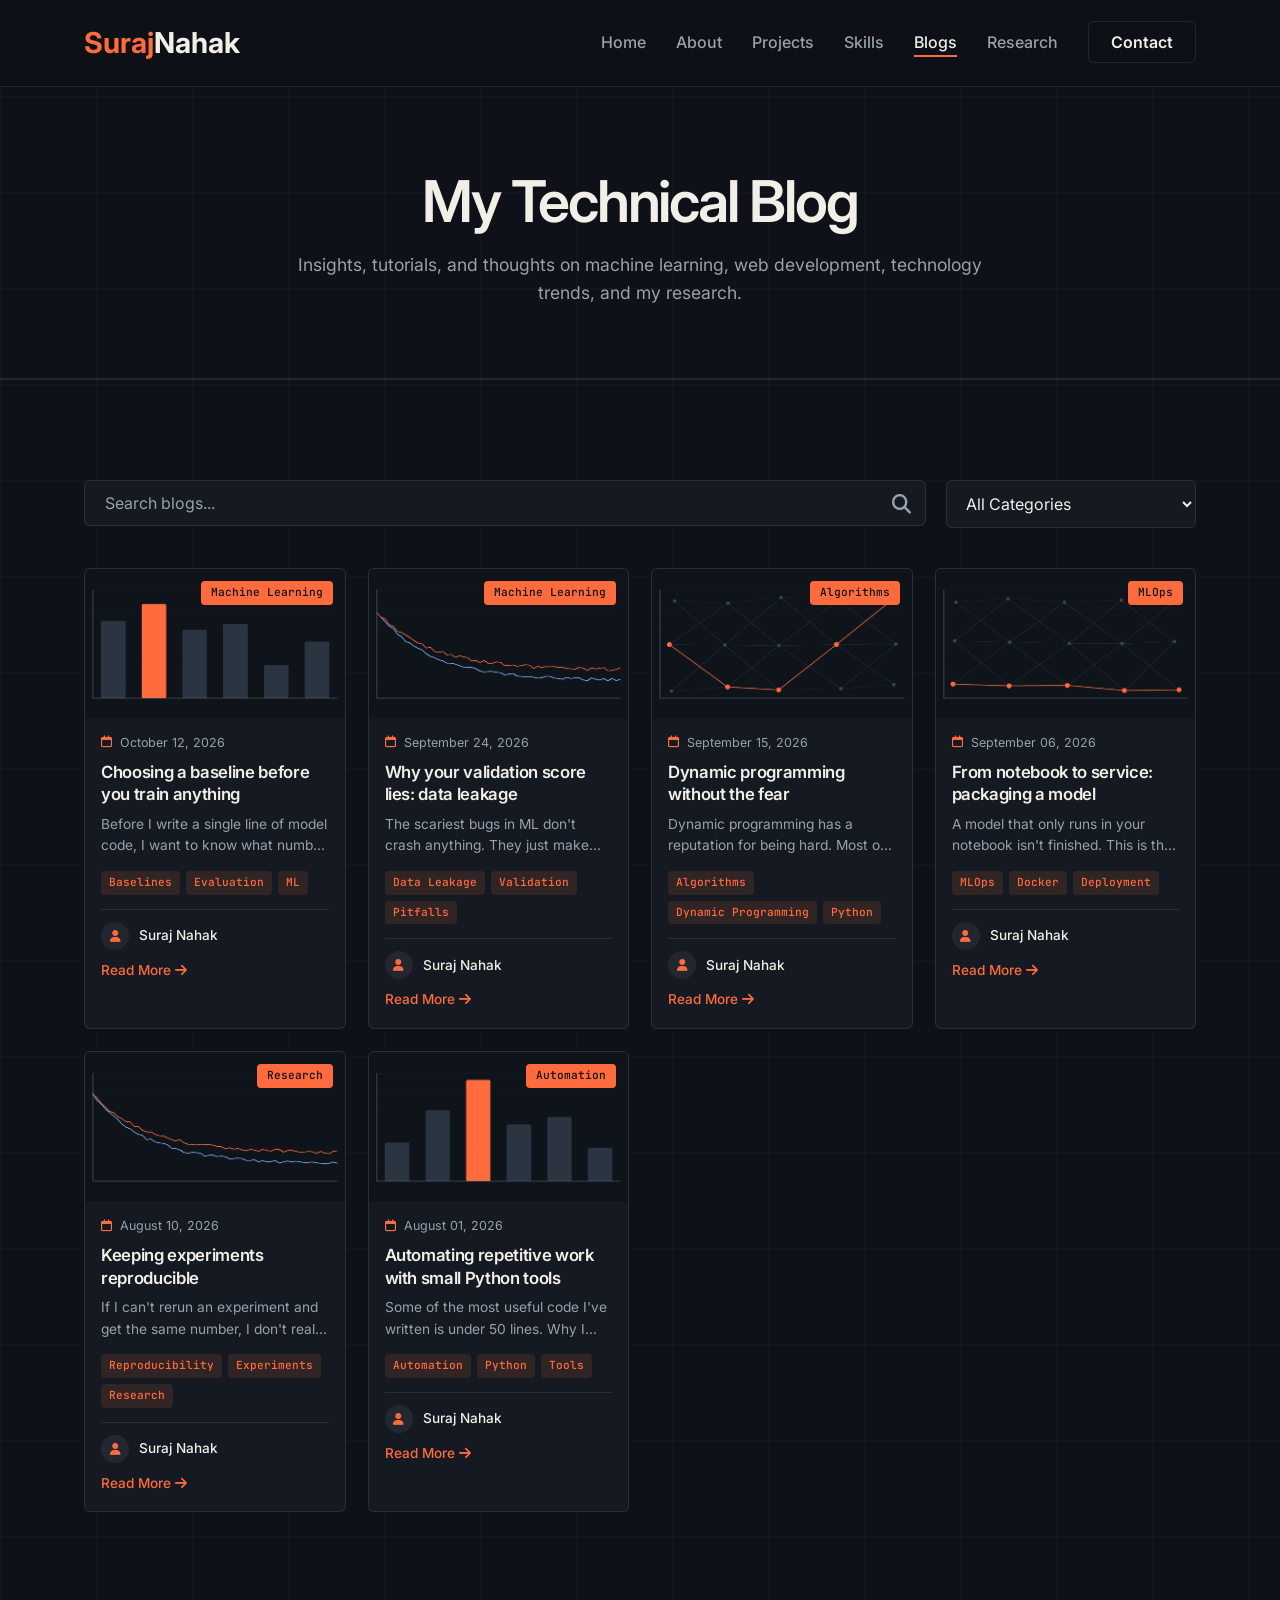
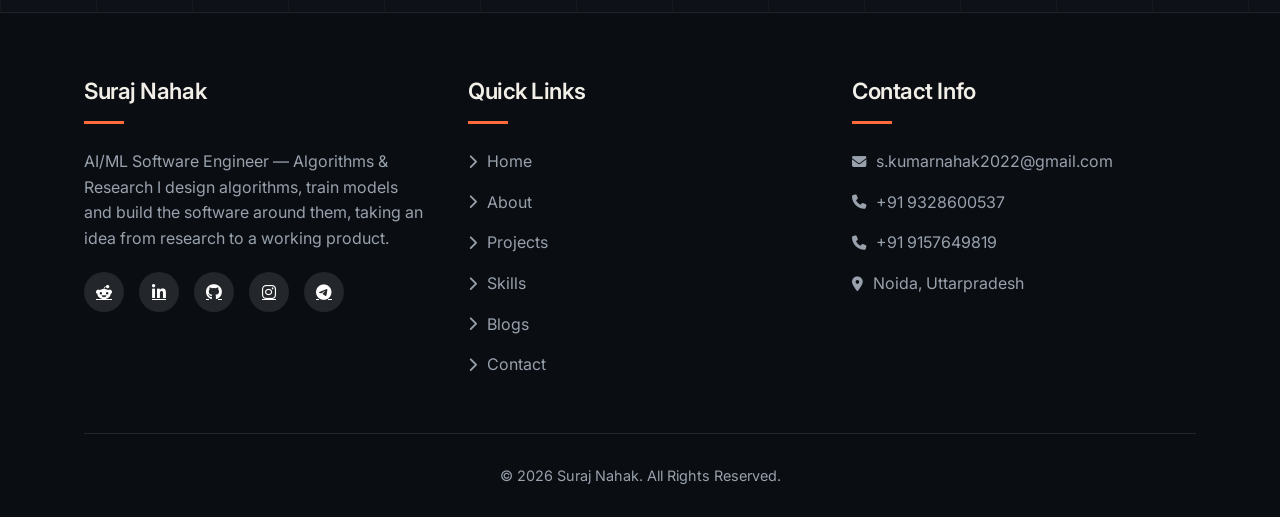
<file: blogs.html>
<!DOCTYPE html>
<html lang="en" class="theme-dark">
<head>
    <meta charset="UTF-8">
    <meta name="viewport" content="width=device-width, initial-scale=1.0">
    <!-- SEO:START (made by tools/build.js, edit there) -->
    <title>Blog: Machine Learning, Algorithms &amp; MLOps | Suraj Nahak</title>
    <meta name="description" content="Practical articles by Suraj Nahak on machine learning, algorithms and MLOps: baselines, data leakage, dynamic programming and model deployment.">
    <meta name="robots" content="index, follow, max-image-preview:large">
    <meta name="author" content="Suraj Nahak">
    <link rel="canonical" href="https://surajnahak.in/blogs.html">
    <meta property="og:site_name" content="Suraj Nahak">
    <meta property="og:type" content="website">
    <meta property="og:title" content="Blog: Machine Learning, Algorithms &amp; MLOps | Suraj Nahak">
    <meta property="og:description" content="Practical articles by Suraj Nahak on machine learning, algorithms and MLOps: baselines, data leakage, dynamic programming and model deployment.">
    <meta property="og:url" content="https://surajnahak.in/blogs.html">
    <meta property="og:image" content="https://surajnahak.in/img/og-image.png">
    <meta name="twitter:card" content="summary_large_image">
    <meta name="twitter:title" content="Blog: Machine Learning, Algorithms &amp; MLOps | Suraj Nahak">
    <meta name="twitter:description" content="Practical articles by Suraj Nahak on machine learning, algorithms and MLOps: baselines, data leakage, dynamic programming and model deployment.">
    <meta name="twitter:image" content="https://surajnahak.in/img/og-image.png">
    <script type="application/ld+json">{"@context":"https://schema.org","@type":"Blog","name":"Suraj Nahak's Blog","url":"https://surajnahak.in/blogs.html","author":{"@type":"Person","name":"Suraj Nahak","url":"https://surajnahak.in/"},"blogPost":[{"@type":"BlogPosting","headline":"Choosing a baseline before you train anything","url":"https://surajnahak.in/blog/choosing-a-baseline.html","datePublished":"2026-10-12"},{"@type":"BlogPosting","headline":"Why your validation score lies: data leakage","url":"https://surajnahak.in/blog/data-leakage-validation.html","datePublished":"2026-09-24"},{"@type":"BlogPosting","headline":"Dynamic programming without the fear","url":"https://surajnahak.in/blog/dynamic-programming-explained.html","datePublished":"2026-09-15"},{"@type":"BlogPosting","headline":"From notebook to service: packaging a model","url":"https://surajnahak.in/blog/notebook-to-production-model-service.html","datePublished":"2026-09-06"},{"@type":"BlogPosting","headline":"Keeping experiments reproducible","url":"https://surajnahak.in/blog/reproducible-ml-experiments.html","datePublished":"2026-08-10"},{"@type":"BlogPosting","headline":"Automating repetitive work with small Python tools","url":"https://surajnahak.in/blog/python-automation-scripts.html","datePublished":"2026-08-01"}]}</script>
    <!-- SEO:END -->
    <link rel="icon" href="img/favicon.svg" type="image/svg+xml">
    <link rel="icon" href="img/favicon-32.png" sizes="32x32" type="image/png">
    <link rel="apple-touch-icon" href="img/apple-touch-icon.png">
    <link rel="stylesheet" href="https://cdnjs.cloudflare.com/ajax/libs/font-awesome/6.4.0/css/all.min.css">
    <link href="https://fonts.googleapis.com/css2?family=Inter:wght@400;500;600;700&family=JetBrains+Mono:wght@400;500&display=swap" rel="stylesheet">
    <link rel="stylesheet" href="css/blogs.css">
    <!-- Site theme: loaded after the page stylesheet on every page so it wins -->
    <link rel="stylesheet" href="css/theme-dark.css">
</head>

<body data-page="blogs">
    <!-- Header -->
    <header>
        <div class="container header-container">
            <a href="index.html" class="logo">Suraj<span>Nahak</span></a>
            <nav>
                <ul>
                    <li><a href="index.html#hero" class="nav-link">Home</a></li>
                    <li><a href="index.html#about" class="nav-link">About</a></li>
                    <li><a href="projects.html" class="nav-link">Projects</a></li>
                    <li><a href="index.html#skills" class="nav-link">Skills</a></li>
                    <li><a href="blogs.html" class="nav-link active">Blogs</a></li>
                    <li><a href="research.html" class="nav-link">Research</a></li>
                    <li><a href="index.html#contact" class="nav-link">Contact</a></li>
                </ul>
            </nav>
            <button class="mobile-menu-btn">
                <i class="fas fa-bars"></i>
            </button>
            <button class="close-menu-btn" aria-label="Close menu">
                <i class="fas fa-times"></i>
            </button>
        </div>
    </header>

    <!-- Blog Hero Section -->
    <section class="blog-hero">
        <div class="container">
            <div class="hero-content">
                <h1>My Technical Blog</h1>
                <p>Insights, tutorials, and thoughts on machine learning, web development, technology trends, and my research.</p>
            </div>
        </div>
    </section>

    <!-- Blog Content -->
    <section class="blog-content">
        <div class="container">
            <div class="blog-container">
                <div id="view-blogs" class="blog-tab-content active">
                    <div class="blog-filters">
                        <div class="search-box">
                            <input type="text" id="blog-search" placeholder="Search blogs...">
                            <button type="button"><i class="fas fa-search"></i></button>
                        </div>
                        <div class="category-filter">
                            <select id="category-filter">
                                <option value="all">All Categories</option>
                            </select>
                        </div>
                    </div>

                    <!-- Blog cards injected here by blog.js -->
                    <div id="blog-list" class="blog-grid"></div>
                </div>
            </div>
        </div>
    </section>

    <!-- Footer: filled in by js/site.js -->
    <footer></footer>

    <script src="js/data.js"></script>
    <script src="js/site.js"></script>
    <script src="js/script.js"></script>
    <script src="js/blog.js"></script>
</body>

</html>
</file>
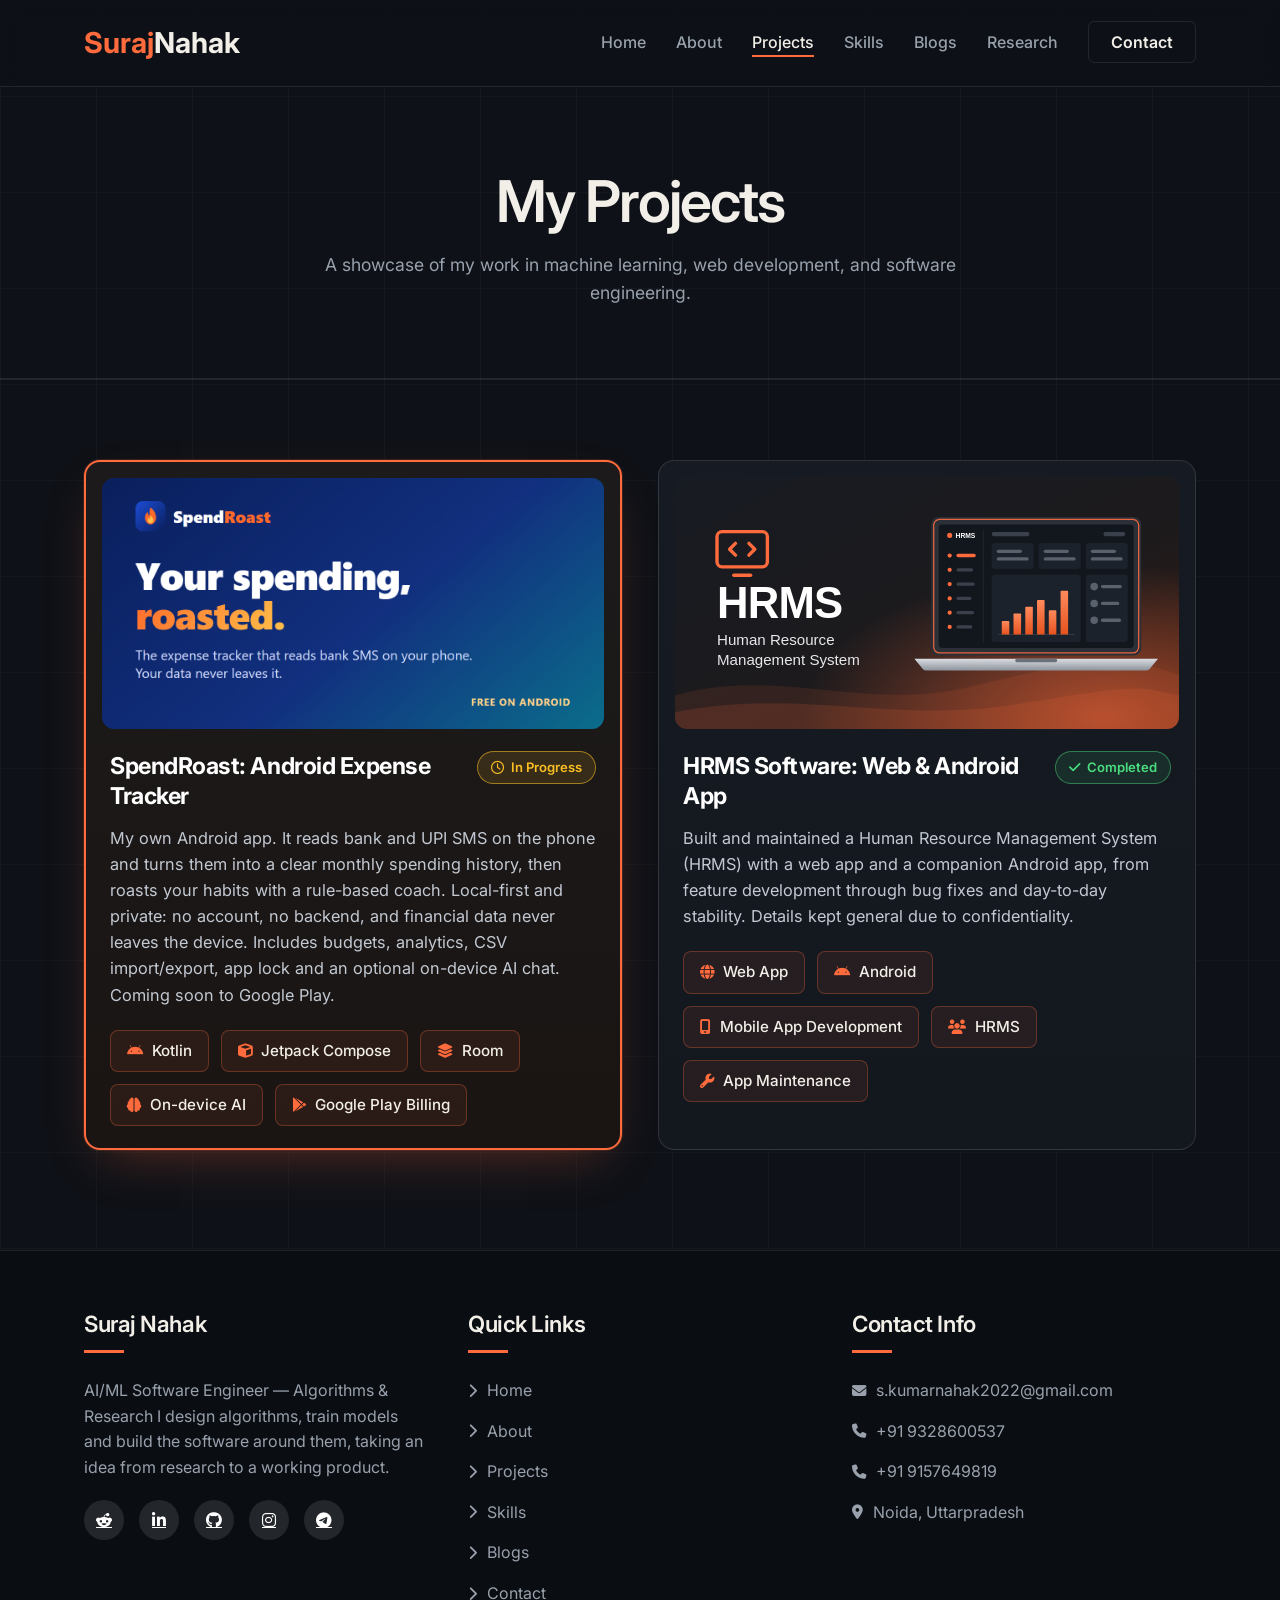
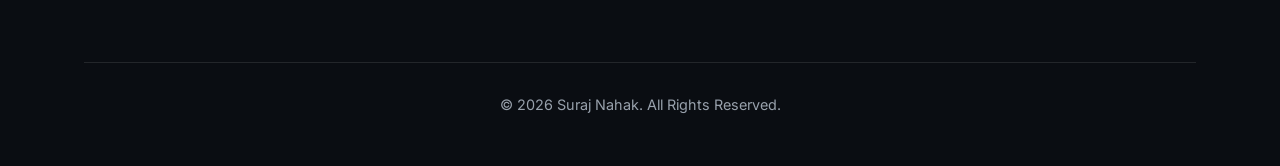
<file: projects.html>
<!DOCTYPE html>
<html lang="en" class="theme-dark">
<head>
    <meta charset="UTF-8">
    <meta name="viewport" content="width=device-width, initial-scale=1.0">
    <!-- SEO:START (made by tools/build.js, edit there) -->
    <title>Projects | Suraj Nahak, AI/ML Software Engineer</title>
    <meta name="description" content="AI/ML and software projects by Suraj Nahak, from research prototypes to production machine learning systems.">
    <meta name="robots" content="index, follow, max-image-preview:large">
    <meta name="author" content="Suraj Nahak">
    <link rel="canonical" href="https://surajnahak.in/projects.html">
    <meta property="og:site_name" content="Suraj Nahak">
    <meta property="og:type" content="website">
    <meta property="og:title" content="Projects | Suraj Nahak, AI/ML Software Engineer">
    <meta property="og:description" content="AI/ML and software projects by Suraj Nahak, from research prototypes to production machine learning systems.">
    <meta property="og:url" content="https://surajnahak.in/projects.html">
    <meta property="og:image" content="https://surajnahak.in/img/og-image.png">
    <meta name="twitter:card" content="summary_large_image">
    <meta name="twitter:title" content="Projects | Suraj Nahak, AI/ML Software Engineer">
    <meta name="twitter:description" content="AI/ML and software projects by Suraj Nahak, from research prototypes to production machine learning systems.">
    <meta name="twitter:image" content="https://surajnahak.in/img/og-image.png">
    <!-- SEO:END -->
    <link rel="icon" href="img/favicon.svg" type="image/svg+xml">
    <link rel="icon" href="img/favicon-32.png" sizes="32x32" type="image/png">
    <link rel="apple-touch-icon" href="img/apple-touch-icon.png">
    <link rel="stylesheet" href="https://cdnjs.cloudflare.com/ajax/libs/font-awesome/6.4.0/css/all.min.css">
    <link href="https://fonts.googleapis.com/css2?family=Inter:wght@400;500;600;700&family=JetBrains+Mono:wght@400;500&display=swap" rel="stylesheet">
    <link rel="stylesheet" href="css/project.css">
    <!-- Site theme: loaded after the page stylesheet on every page so it wins -->
    <link rel="stylesheet" href="css/theme-dark.css">
</head>

<body data-page="projects">
    <!-- Header -->
    <header>
        <div class="container header-container">
            <a href="index.html" class="logo">Suraj<span>Nahak</span></a>
            <nav>
                <ul>
                    <li><a href="index.html#hero" class="nav-link">Home</a></li>
                    <li><a href="index.html#about" class="nav-link">About</a></li>
                    <li><a href="projects.html" class="nav-link active">Projects</a></li>
                    <li><a href="index.html#skills" class="nav-link">Skills</a></li>
                    <li><a href="blogs.html" class="nav-link">Blogs</a></li>
                    <li><a href="research.html" class="nav-link">Research</a></li>
                    <li><a href="index.html#contact" class="nav-link">Contact</a></li>
                </ul>
            </nav>
            <button class="mobile-menu-btn">
                <i class="fas fa-bars"></i>
            </button>
            <button class="close-menu-btn" aria-label="Close menu">
                <i class="fas fa-times"></i>
            </button>
        </div>
    </header>

    <!-- Projects Hero Section -->
    <section class="project-hero">
        <div class="container">
            <div class="hero-content">
                <h1>My Projects</h1>
                <p>A showcase of my work in machine learning, web development, and software engineering.</p>
            </div>
        </div>
    </section>

    <!-- All Projects (from js/data.js) -->
    <section class="projects-section">
        <div class="container">
            <div class="projects-grid work-grid" id="all-projects"></div>
        </div>
    </section>

    <!-- Footer: filled in by js/site.js -->
    <footer></footer>

    <script src="js/data.js"></script>
    <script src="js/site.js"></script>
    <script src="js/script.js"></script>
</body>

</html>
</file>
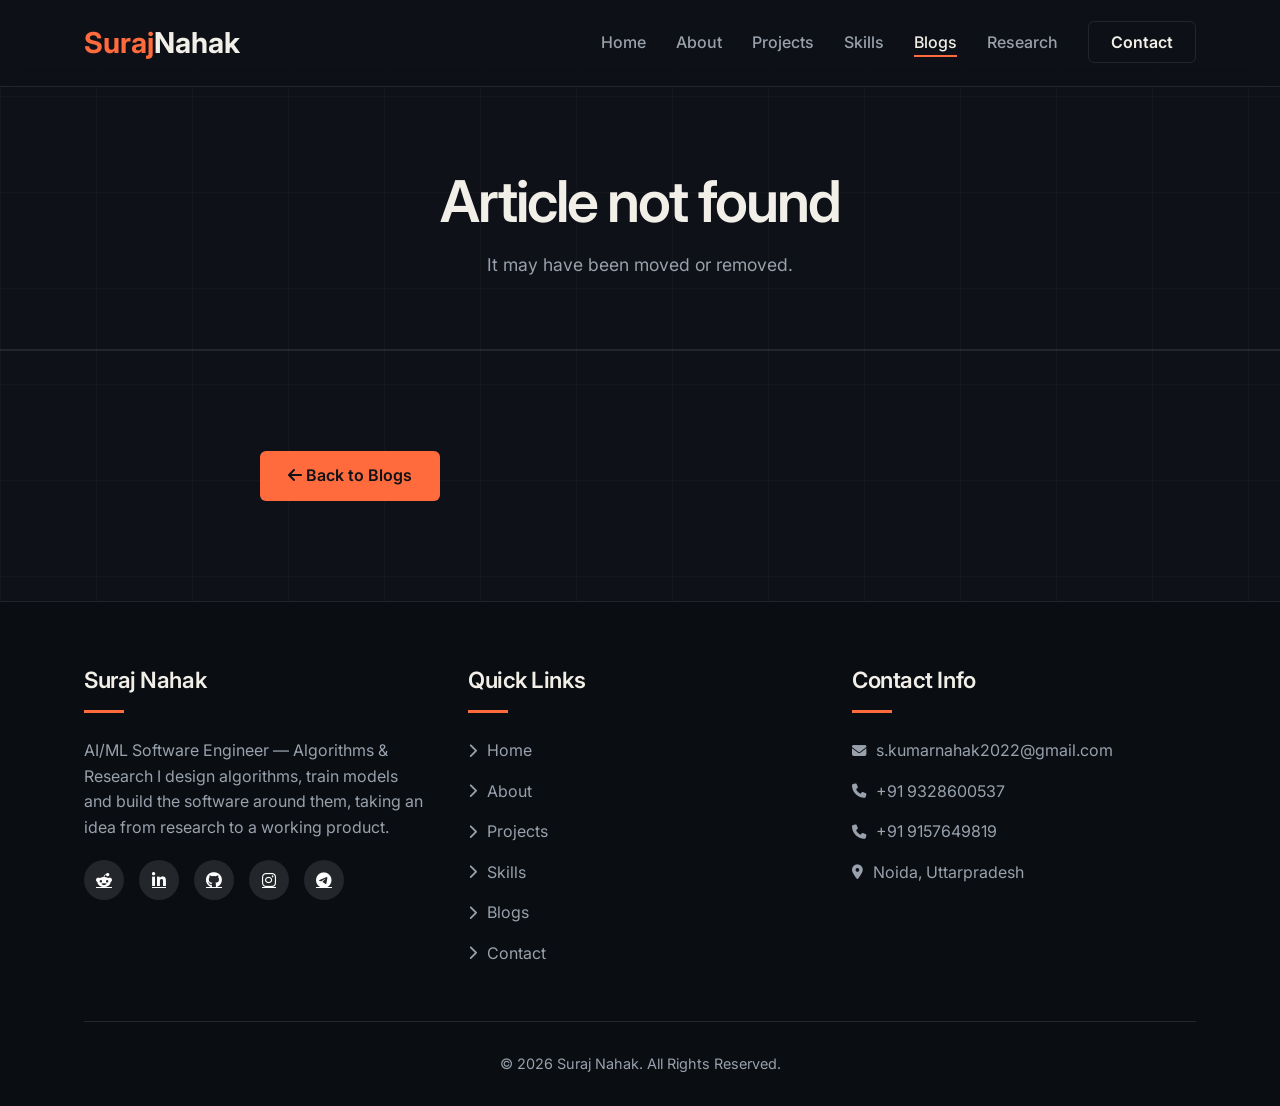
<file: read.html>
<!DOCTYPE html>
<html lang="en" class="theme-dark">
<head>
    <meta charset="UTF-8">
    <meta name="viewport" content="width=device-width, initial-scale=1.0">
    <!-- SEO:START (made by tools/build.js, edit there) -->
    <title>Blog | Suraj Nahak</title>
    <meta name="robots" content="noindex, follow">
    <!-- SEO:END -->
    <link rel="icon" href="img/favicon.svg" type="image/svg+xml">
    <link rel="icon" href="img/favicon-32.png" sizes="32x32" type="image/png">
    <link rel="apple-touch-icon" href="img/apple-touch-icon.png">
    <link rel="stylesheet" href="https://cdnjs.cloudflare.com/ajax/libs/font-awesome/6.4.0/css/all.min.css">
    <link href="https://fonts.googleapis.com/css2?family=Inter:wght@400;500;600;700&family=JetBrains+Mono:wght@400;500&display=swap" rel="stylesheet">
    <link rel="stylesheet" href="css/blogs.css">
    <!-- Site theme: loaded after the page stylesheet on every page so it wins -->
    <link rel="stylesheet" href="css/theme-dark.css">
</head>

<body data-page="read">
    <!-- Header -->
    <header>
        <div class="container header-container">
            <a href="index.html" class="logo">Suraj<span>Nahak</span></a>
            <nav>
                <ul>
                    <li><a href="index.html#hero" class="nav-link">Home</a></li>
                    <li><a href="index.html#about" class="nav-link">About</a></li>
                    <li><a href="projects.html" class="nav-link">Projects</a></li>
                    <li><a href="index.html#skills" class="nav-link">Skills</a></li>
                    <li><a href="blogs.html" class="nav-link active">Blogs</a></li>
                    <li><a href="research.html" class="nav-link">Research</a></li>
                    <li><a href="index.html#contact" class="nav-link">Contact</a></li>
                </ul>
            </nav>
            <button class="mobile-menu-btn">
                <i class="fas fa-bars"></i>
            </button>
            <button class="close-menu-btn" aria-label="Close menu">
                <i class="fas fa-times"></i>
            </button>
        </div>
    </header>

    <section class="blog-hero">
        <div class="container">
            <div class="hero-content" id="detail-hero"></div>
        </div>
    </section>

    <section class="blog-content">
        <div class="container" style="max-width: 800px;" id="detail-body"></div>
    </section>

    <section class="blog-content" style="background: var(--light);" id="related-section" hidden>
        <div class="container">
            <h2 style="margin-bottom:2rem;">More Articles</h2>
            <div class="blog-grid" id="related-list"></div>
        </div>
    </section>

    <!-- Footer: filled in by js/site.js -->
    <footer></footer>

    <script src="js/data.js"></script>
    <script src="js/site.js"></script>
    <script src="js/script.js"></script>
</body>

</html>
</file>
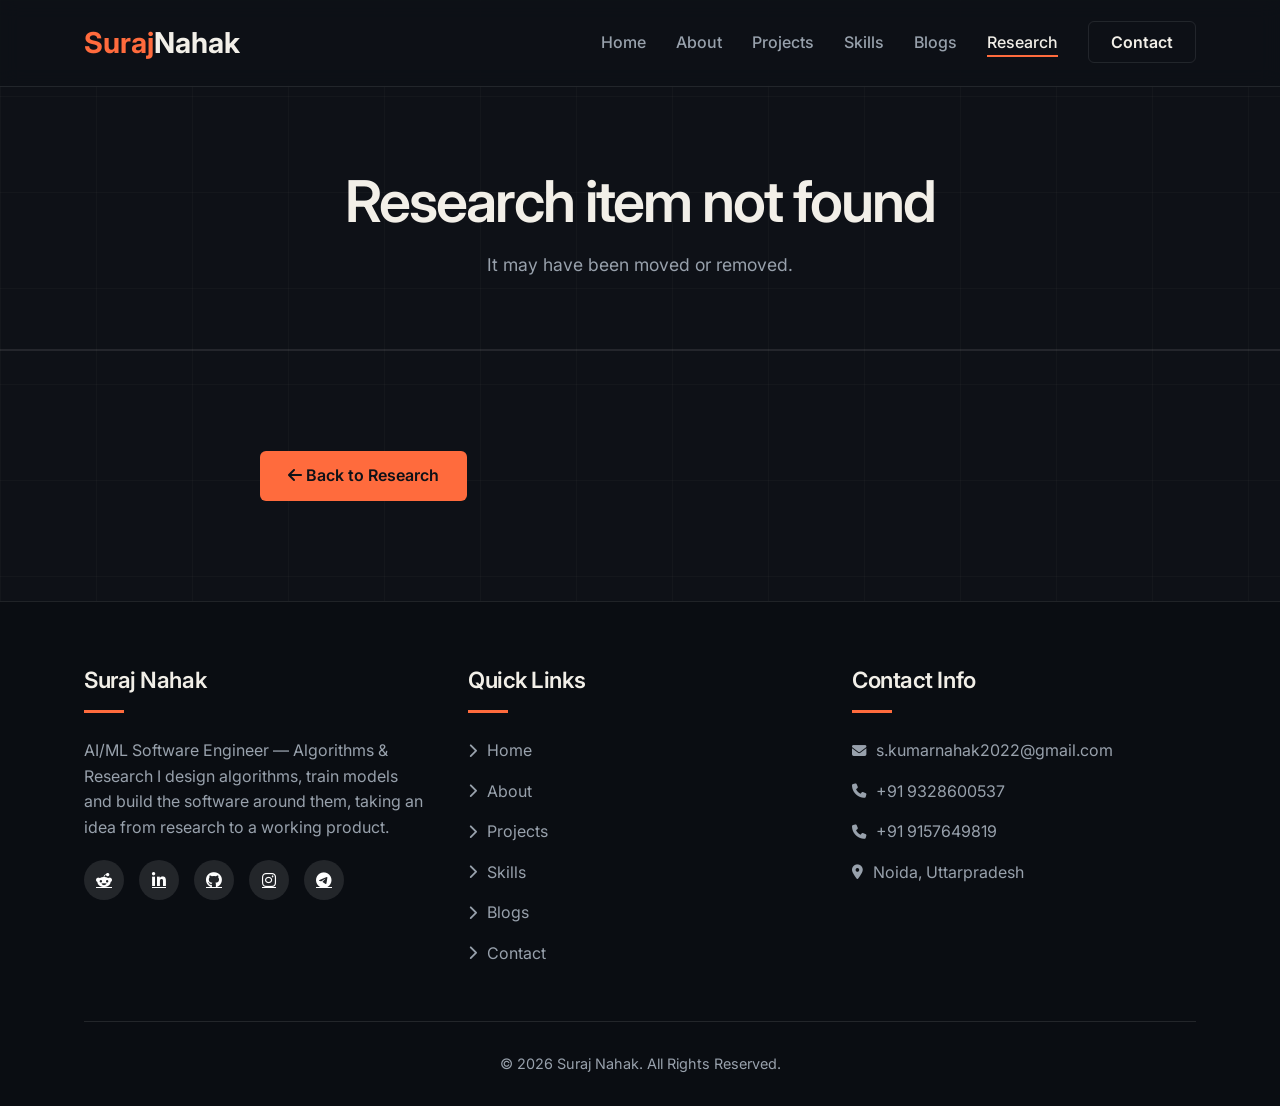
<file: research-detail.html>
<!DOCTYPE html>
<html lang="en" class="theme-dark">
<head>
    <meta charset="UTF-8">
    <meta name="viewport" content="width=device-width, initial-scale=1.0">
    <!-- SEO:START (made by tools/build.js, edit there) -->
    <title>Research | Suraj Nahak</title>
    <meta name="robots" content="noindex, follow">
    <!-- SEO:END -->
    <link rel="icon" href="img/favicon.svg" type="image/svg+xml">
    <link rel="icon" href="img/favicon-32.png" sizes="32x32" type="image/png">
    <link rel="apple-touch-icon" href="img/apple-touch-icon.png">
    <link rel="stylesheet" href="https://cdnjs.cloudflare.com/ajax/libs/font-awesome/6.4.0/css/all.min.css">
    <link href="https://fonts.googleapis.com/css2?family=Inter:wght@400;500;600;700&family=JetBrains+Mono:wght@400;500&display=swap" rel="stylesheet">
    <link rel="stylesheet" href="css/blogs.css">
    <!-- Site theme: loaded after the page stylesheet on every page so it wins -->
    <link rel="stylesheet" href="css/theme-dark.css">
</head>

<body data-page="research-detail">
    <!-- Header -->
    <header>
        <div class="container header-container">
            <a href="index.html" class="logo">Suraj<span>Nahak</span></a>
            <nav>
                <ul>
                    <li><a href="index.html#hero" class="nav-link">Home</a></li>
                    <li><a href="index.html#about" class="nav-link">About</a></li>
                    <li><a href="projects.html" class="nav-link">Projects</a></li>
                    <li><a href="index.html#skills" class="nav-link">Skills</a></li>
                    <li><a href="blogs.html" class="nav-link">Blogs</a></li>
                    <li><a href="research.html" class="nav-link active">Research</a></li>
                    <li><a href="index.html#contact" class="nav-link">Contact</a></li>
                </ul>
            </nav>
            <button class="mobile-menu-btn">
                <i class="fas fa-bars"></i>
            </button>
            <button class="close-menu-btn" aria-label="Close menu">
                <i class="fas fa-times"></i>
            </button>
        </div>
    </header>

    <section class="blog-hero">
        <div class="container">
            <div class="hero-content" id="detail-hero"></div>
        </div>
    </section>

    <section class="blog-content">
        <div class="container" style="max-width: 800px;" id="detail-body"></div>
    </section>

    <section class="blog-content" style="background: var(--light);" id="related-section" hidden>
        <div class="container">
            <h2 style="margin-bottom:2rem;">More Ideas</h2>
            <div class="blog-grid" id="related-list"></div>
        </div>
    </section>

    <!-- Footer: filled in by js/site.js -->
    <footer></footer>

    <script src="js/data.js"></script>
    <script src="js/site.js"></script>
    <script src="js/script.js"></script>
</body>

</html>
</file>
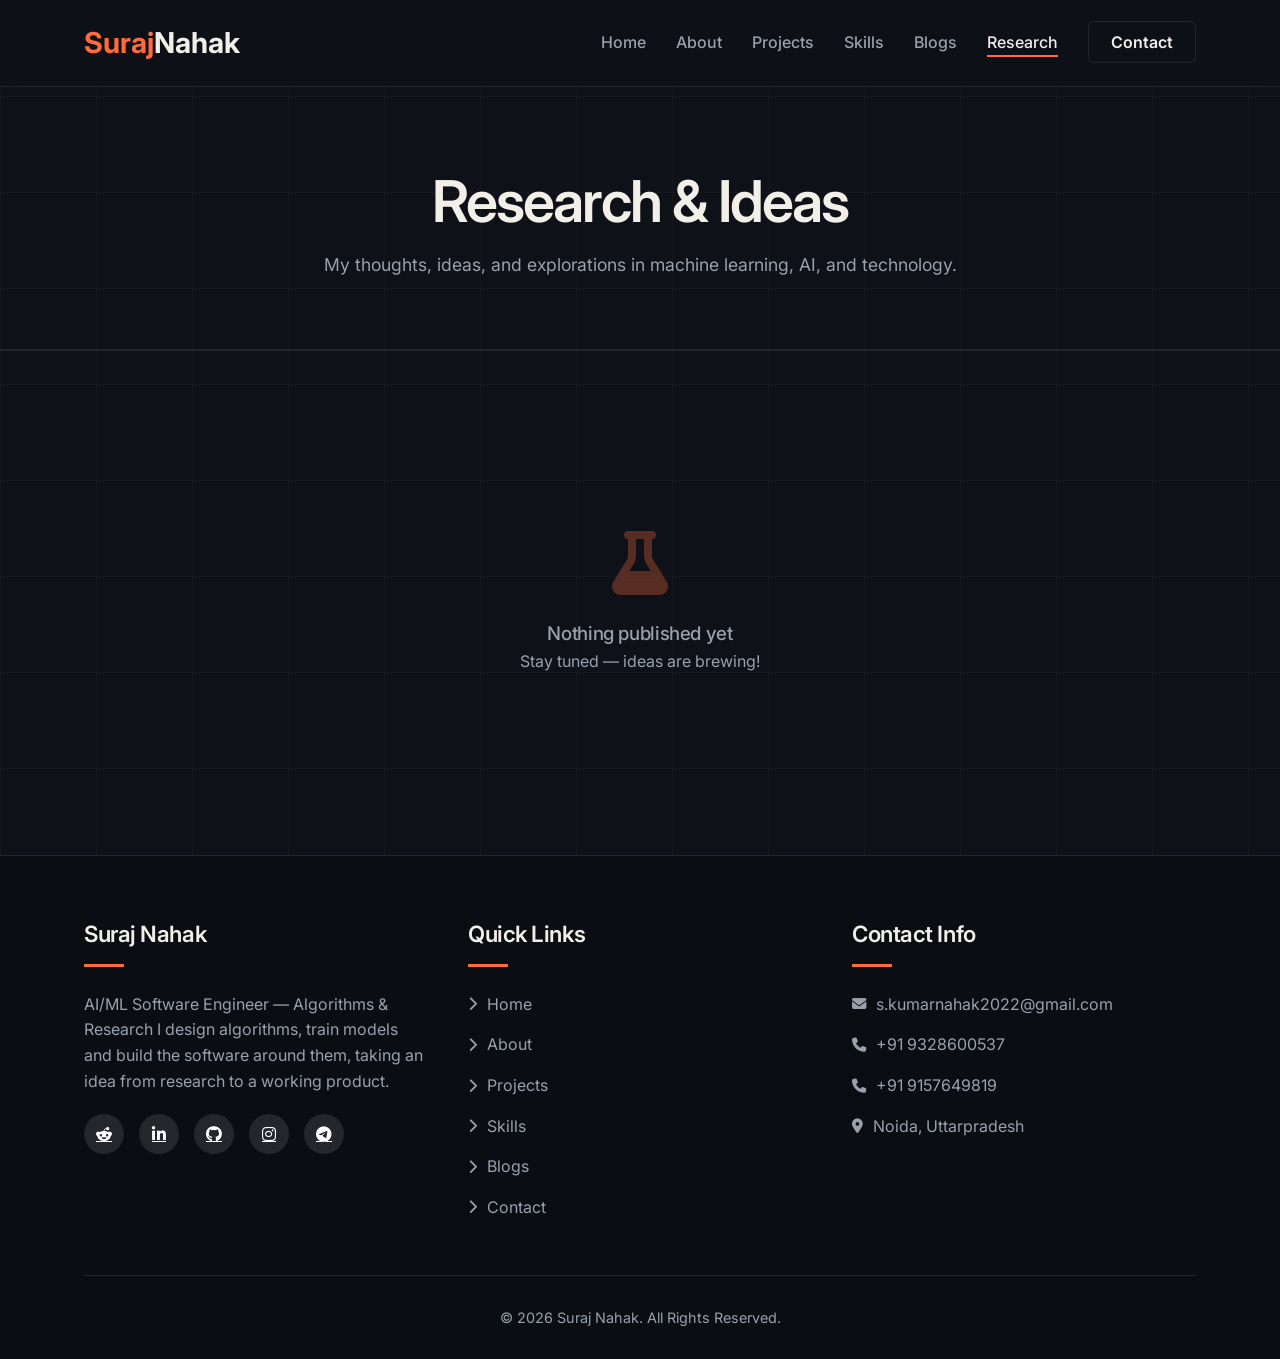
<file: research.html>
<!DOCTYPE html>
<html lang="en" class="theme-dark">
<head>
    <meta charset="UTF-8">
    <meta name="viewport" content="width=device-width, initial-scale=1.0">
    <!-- SEO:START (made by tools/build.js, edit there) -->
    <title>Research | Suraj Nahak</title>
    <meta name="description" content="Research papers and ongoing work by Suraj Nahak in machine learning, algorithms and applied AI.">
    <meta name="robots" content="index, follow, max-image-preview:large">
    <meta name="author" content="Suraj Nahak">
    <link rel="canonical" href="https://surajnahak.in/research.html">
    <meta property="og:site_name" content="Suraj Nahak">
    <meta property="og:type" content="website">
    <meta property="og:title" content="Research | Suraj Nahak">
    <meta property="og:description" content="Research papers and ongoing work by Suraj Nahak in machine learning, algorithms and applied AI.">
    <meta property="og:url" content="https://surajnahak.in/research.html">
    <meta property="og:image" content="https://surajnahak.in/img/og-image.png">
    <meta name="twitter:card" content="summary_large_image">
    <meta name="twitter:title" content="Research | Suraj Nahak">
    <meta name="twitter:description" content="Research papers and ongoing work by Suraj Nahak in machine learning, algorithms and applied AI.">
    <meta name="twitter:image" content="https://surajnahak.in/img/og-image.png">
    <!-- SEO:END -->
    <link rel="icon" href="img/favicon.svg" type="image/svg+xml">
    <link rel="icon" href="img/favicon-32.png" sizes="32x32" type="image/png">
    <link rel="apple-touch-icon" href="img/apple-touch-icon.png">
    <link rel="stylesheet" href="https://cdnjs.cloudflare.com/ajax/libs/font-awesome/6.4.0/css/all.min.css">
    <link href="https://fonts.googleapis.com/css2?family=Inter:wght@400;500;600;700&family=JetBrains+Mono:wght@400;500&display=swap" rel="stylesheet">
    <link rel="stylesheet" href="css/blogs.css">
    <!-- Site theme: loaded after the page stylesheet on every page so it wins -->
    <link rel="stylesheet" href="css/theme-dark.css">
</head>

<body data-page="research">
    <!-- Header -->
    <header>
        <div class="container header-container">
            <a href="index.html" class="logo">Suraj<span>Nahak</span></a>
            <nav>
                <ul>
                    <li><a href="index.html#hero" class="nav-link">Home</a></li>
                    <li><a href="index.html#about" class="nav-link">About</a></li>
                    <li><a href="projects.html" class="nav-link">Projects</a></li>
                    <li><a href="index.html#skills" class="nav-link">Skills</a></li>
                    <li><a href="blogs.html" class="nav-link">Blogs</a></li>
                    <li><a href="research.html" class="nav-link active">Research</a></li>
                    <li><a href="index.html#contact" class="nav-link">Contact</a></li>
                </ul>
            </nav>
            <button class="mobile-menu-btn">
                <i class="fas fa-bars"></i>
            </button>
            <button class="close-menu-btn" aria-label="Close menu">
                <i class="fas fa-times"></i>
            </button>
        </div>
    </header>

    <!-- Hero -->
    <section class="blog-hero">
        <div class="container">
            <div class="hero-content">
                <h1>Research &amp; Ideas</h1>
                <p>My thoughts, ideas, and explorations in machine learning, AI, and technology.</p>
            </div>
        </div>
    </section>

    <!-- Content (from js/data.js) -->
    <section class="blog-content">
        <div class="container">
            <div class="blog-container">
                <div class="blog-tab-content active" id="research-list"></div>
            </div>
        </div>
    </section>

    <!-- Footer: filled in by js/site.js -->
    <footer></footer>

    <script src="js/data.js"></script>
    <script src="js/site.js"></script>
    <script src="js/script.js"></script>
</body>

</html>
</file>
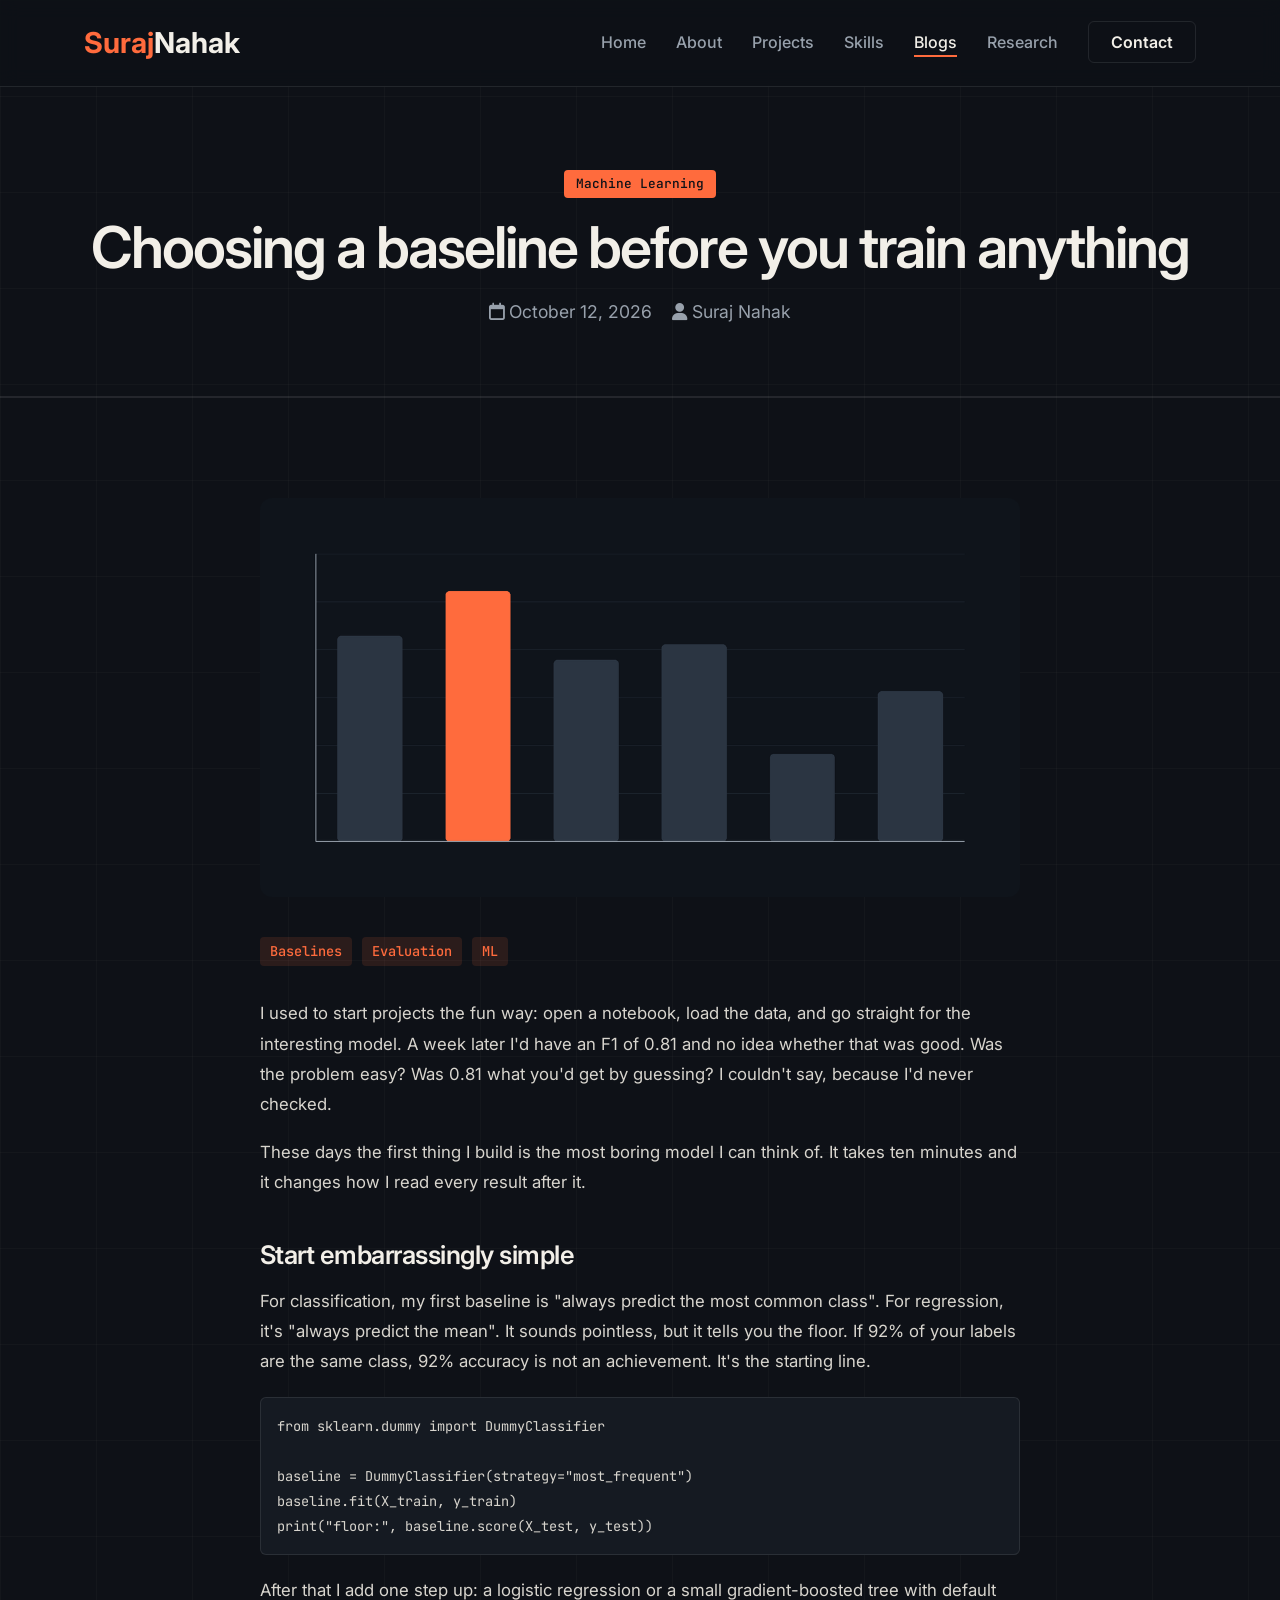
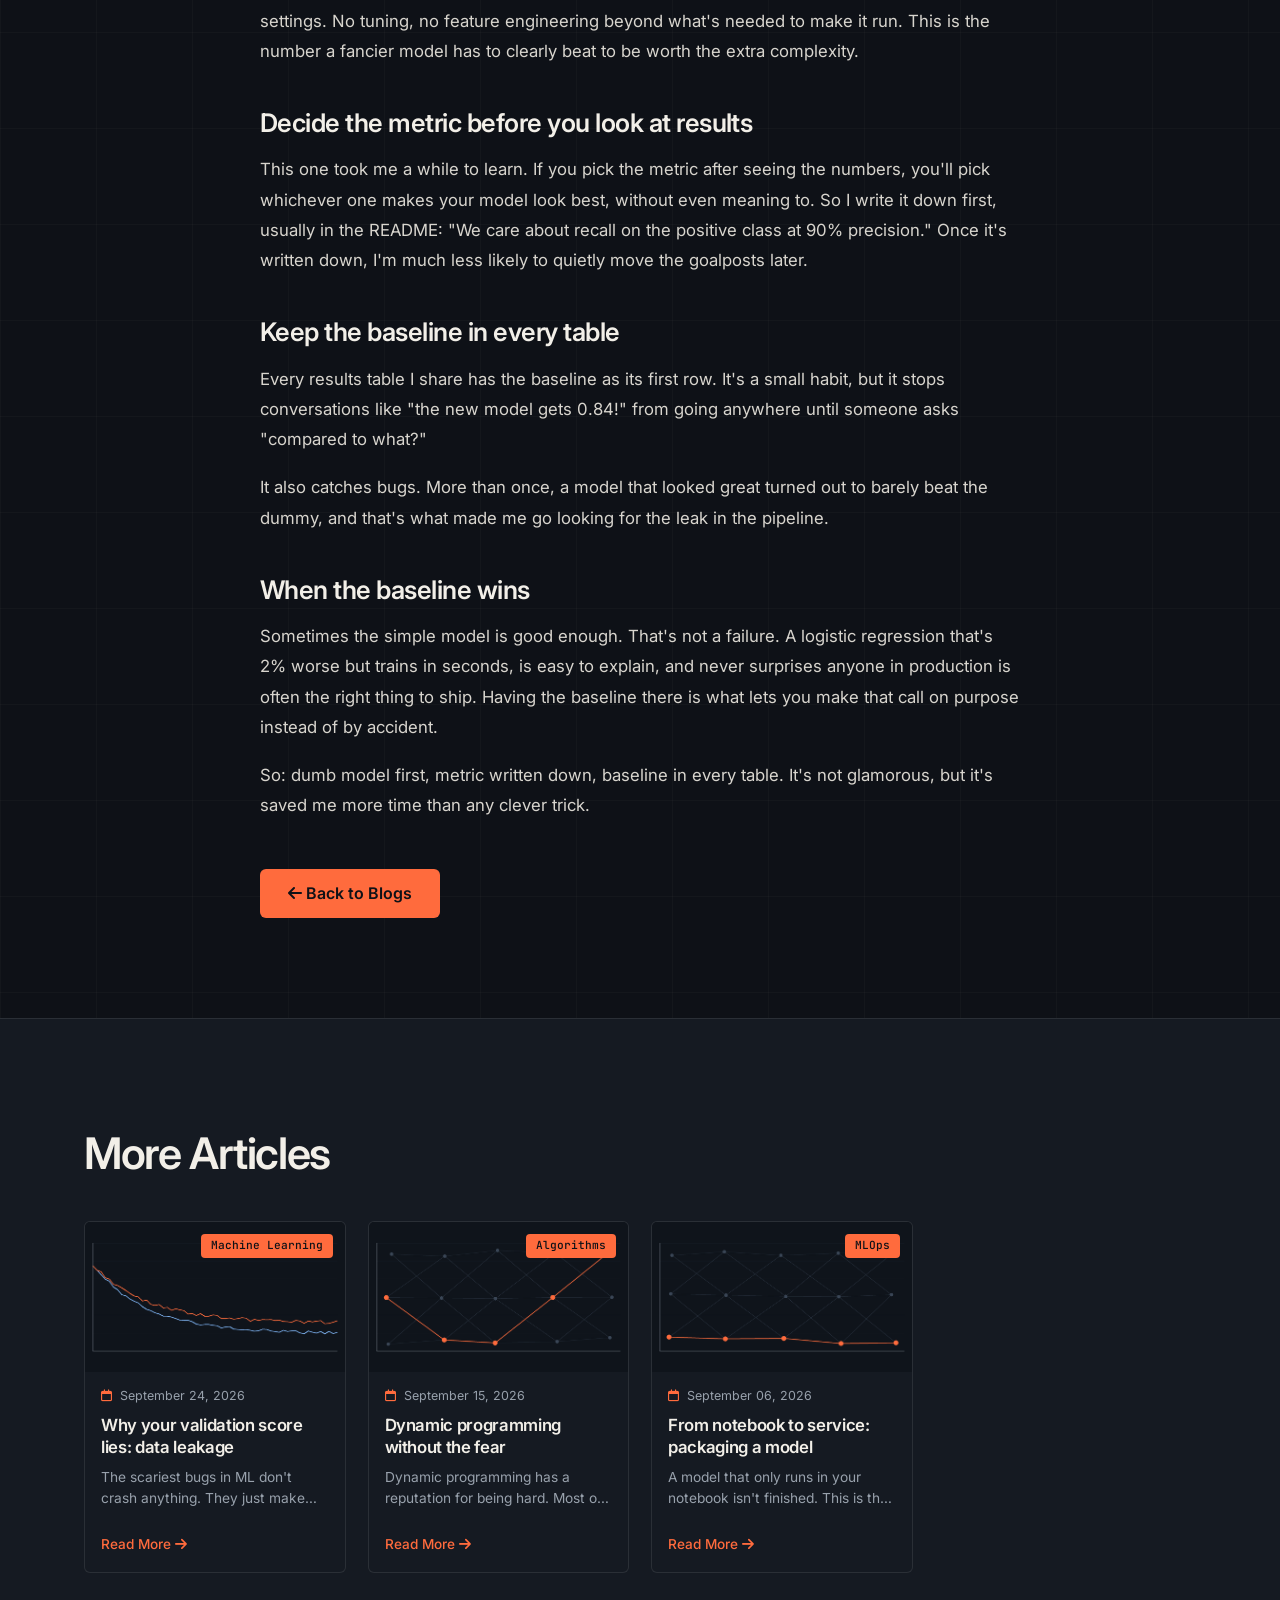
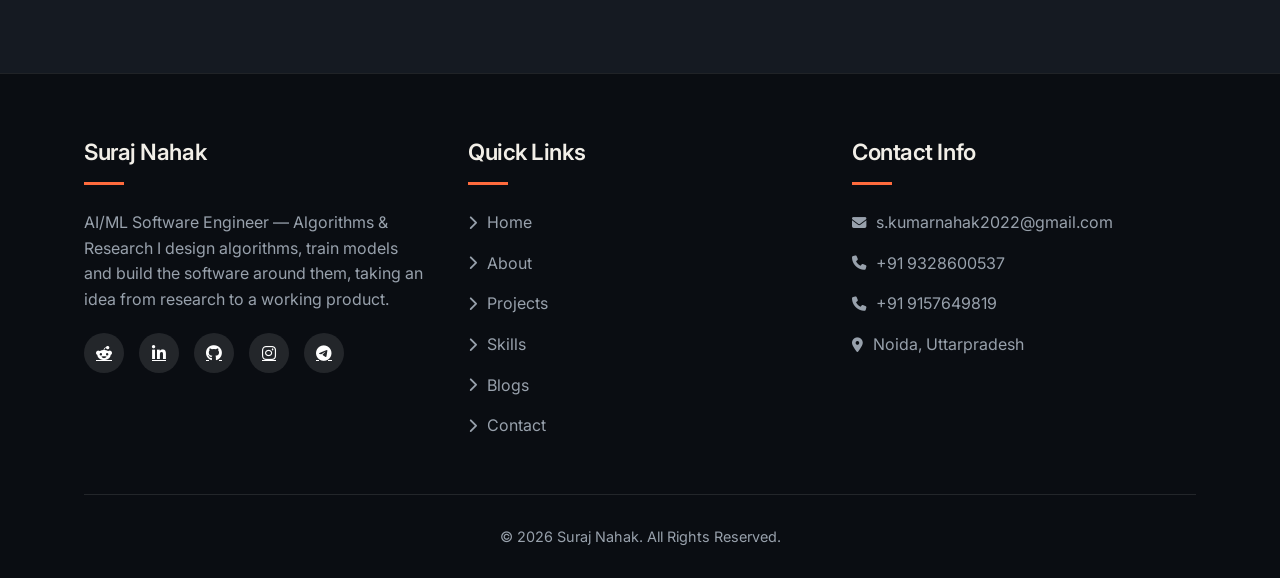
<file: blog/choosing-a-baseline.html>
<!DOCTYPE html>
<html lang="en" class="theme-dark">
<head>
    <meta charset="UTF-8">
    <base href="../">
    <meta name="viewport" content="width=device-width, initial-scale=1.0">
    <!-- SEO:START (made by tools/build.js, edit there) -->
    <title>Choosing a baseline before you train anything | Suraj Nahak</title>
    <meta name="description" content="Before I write a single line of model code, I want to know what number I&#39;m trying to beat. Here&#39;s why, and how I pick it.">
    <meta name="robots" content="index, follow, max-image-preview:large">
    <meta name="author" content="Suraj Nahak">
    <link rel="canonical" href="https://surajnahak.in/blog/choosing-a-baseline.html">
    <meta property="og:site_name" content="Suraj Nahak">
    <meta property="og:type" content="article">
    <meta property="og:title" content="Choosing a baseline before you train anything | Suraj Nahak">
    <meta property="og:description" content="Before I write a single line of model code, I want to know what number I&#39;m trying to beat. Here&#39;s why, and how I pick it.">
    <meta property="og:url" content="https://surajnahak.in/blog/choosing-a-baseline.html">
    <meta property="og:image" content="https://surajnahak.in/uploads/blog_images/demo-choosing-a-baseline-before-you-train-any.png">
    <meta name="twitter:card" content="summary_large_image">
    <meta name="twitter:title" content="Choosing a baseline before you train anything | Suraj Nahak">
    <meta name="twitter:description" content="Before I write a single line of model code, I want to know what number I&#39;m trying to beat. Here&#39;s why, and how I pick it.">
    <meta name="twitter:image" content="https://surajnahak.in/uploads/blog_images/demo-choosing-a-baseline-before-you-train-any.png">
    <meta property="article:published_time" content="2026-10-12">
    <meta property="article:tag" content="Baselines">
    <meta property="article:tag" content="Evaluation">
    <meta property="article:tag" content="ML">
    <script type="application/ld+json">{"@context":"https://schema.org","@type":"BlogPosting","headline":"Choosing a baseline before you train anything","description":"Before I write a single line of model code, I want to know what number I'm trying to beat. Here's why, and how I pick it.","datePublished":"2026-10-12","dateModified":"2026-10-12","url":"https://surajnahak.in/blog/choosing-a-baseline.html","mainEntityOfPage":"https://surajnahak.in/blog/choosing-a-baseline.html","image":"https://surajnahak.in/uploads/blog_images/demo-choosing-a-baseline-before-you-train-any.png","articleSection":"Machine Learning","keywords":"Baselines, Evaluation, ML","wordCount":427,"author":{"@type":"Person","name":"Suraj Nahak","url":"https://surajnahak.in/"},"publisher":{"@type":"Person","name":"Suraj Nahak","url":"https://surajnahak.in/"}}</script>
    <!-- SEO:END -->
    <link rel="icon" href="img/favicon.svg" type="image/svg+xml">
    <link rel="icon" href="img/favicon-32.png" sizes="32x32" type="image/png">
    <link rel="apple-touch-icon" href="img/apple-touch-icon.png">
    <link rel="stylesheet" href="https://cdnjs.cloudflare.com/ajax/libs/font-awesome/6.4.0/css/all.min.css">
    <link href="https://fonts.googleapis.com/css2?family=Inter:wght@400;500;600;700&family=JetBrains+Mono:wght@400;500&display=swap" rel="stylesheet">
    <link rel="stylesheet" href="css/blogs.css">
    <!-- Site theme: loaded after the page stylesheet on every page so it wins -->
    <link rel="stylesheet" href="css/theme-dark.css">
</head>

<body data-page="article">
    <!-- Header -->
    <header>
        <div class="container header-container">
            <a href="index.html" class="logo">Suraj<span>Nahak</span></a>
            <nav>
                <ul>
                    <li><a href="index.html#hero" class="nav-link">Home</a></li>
                    <li><a href="index.html#about" class="nav-link">About</a></li>
                    <li><a href="projects.html" class="nav-link">Projects</a></li>
                    <li><a href="index.html#skills" class="nav-link">Skills</a></li>
                    <li><a href="blogs.html" class="nav-link active">Blogs</a></li>
                    <li><a href="research.html" class="nav-link">Research</a></li>
                    <li><a href="index.html#contact" class="nav-link">Contact</a></li>
                </ul>
            </nav>
            <button class="mobile-menu-btn">
                <i class="fas fa-bars"></i>
            </button>
            <button class="close-menu-btn" aria-label="Close menu">
                <i class="fas fa-times"></i>
            </button>
        </div>
    </header>

    <section class="blog-hero">
        <div class="container">
            <div class="hero-content" id="detail-hero">
                <span class="blog-category">Machine Learning</span>
                <h1>Choosing a baseline before you train anything</h1>
                <p><i class="far fa-calendar"></i> <time datetime="2026-10-12">October 12, 2026</time>
                    &nbsp;&nbsp;
                    <i class="fas fa-user"></i> Suraj Nahak</p>
            </div>
        </div>
    </section>

    <section class="blog-content">
        <div class="container" style="max-width: 800px;" id="detail-body">
            <img src="uploads/blog_images/demo-choosing-a-baseline-before-you-train-any.png" alt="Choosing a baseline before you train anything" style="width:100%; border-radius:12px; margin-bottom:2rem;">
            <div class="blog-tags" style="margin-bottom:2rem;">
                <span class="blog-tag">Baselines</span><span class="blog-tag">Evaluation</span><span class="blog-tag">ML</span>
            </div>
            <article class="blog-detail-body"><p>I used to start projects the fun way: open a notebook, load the data, and go straight for the interesting model. A week later I'd have an F1 of 0.81 and no idea whether that was good. Was the problem easy? Was 0.81 what you'd get by guessing? I couldn't say, because I'd never checked.</p><p>These days the first thing I build is the most boring model I can think of. It takes ten minutes and it changes how I read every result after it.</p><h2>Start embarrassingly simple</h2><p>For classification, my first baseline is "always predict the most common class". For regression, it's "always predict the mean". It sounds pointless, but it tells you the floor. If 92% of your labels are the same class, 92% accuracy is not an achievement. It's the starting line.</p><pre><code>from sklearn.dummy import DummyClassifier

baseline = DummyClassifier(strategy=&quot;most_frequent&quot;)
baseline.fit(X_train, y_train)
print(&quot;floor:&quot;, baseline.score(X_test, y_test))</code></pre><p>After that I add one step up: a logistic regression or a small gradient-boosted tree with default settings. No tuning, no feature engineering beyond what's needed to make it run. This is the number a fancier model has to clearly beat to be worth the extra complexity.</p><h2>Decide the metric before you look at results</h2><p>This one took me a while to learn. If you pick the metric after seeing the numbers, you'll pick whichever one makes your model look best, without even meaning to. So I write it down first, usually in the README: "We care about recall on the positive class at 90% precision." Once it's written down, I'm much less likely to quietly move the goalposts later.</p><h2>Keep the baseline in every table</h2><p>Every results table I share has the baseline as its first row. It's a small habit, but it stops conversations like "the new model gets 0.84!" from going anywhere until someone asks "compared to what?"</p><p>It also catches bugs. More than once, a model that looked great turned out to barely beat the dummy, and that's what made me go looking for the leak in the pipeline.</p><h2>When the baseline wins</h2><p>Sometimes the simple model is good enough. That's not a failure. A logistic regression that's 2% worse but trains in seconds, is easy to explain, and never surprises anyone in production is often the right thing to ship. Having the baseline there is what lets you make that call on purpose instead of by accident.</p><p>So: dumb model first, metric written down, baseline in every table. It's not glamorous, but it's saved me more time than any clever trick.</p></article>
            <div style="margin-top:3rem;">
                <a href="blogs.html" class="btn"><i class="fas fa-arrow-left"></i> Back to Blogs</a>
            </div>
        </div>
    </section>

    <section class="blog-content" style="background: var(--light);" id="related-section">
        <div class="container">
            <h2 style="margin-bottom:2rem;">More Articles</h2>
            <div class="blog-grid" id="related-list">
            <div class="blog-card">
                <div class="blog-header">
                    <span class="blog-category">Machine Learning</span>
                    <div class="blog-image" style="background-image: url('uploads/blog_images/demo-why-your-validation-score-lies-data-leak.png')"></div>
                </div>
                <div class="blog-body">
                    <div class="blog-date"><i class="far fa-calendar"></i> September 24, 2026</div>
                    <h3 class="blog-title"><a href="blog/data-leakage-validation.html" style="color:inherit; text-decoration:none;">Why your validation score lies: data leakage</a></h3>
                    <p class="blog-excerpt">The scariest bugs in ML don&#39;t crash anything. They just make your validation score look better than it should. Some leaks I&#39;ve learned to check for.</p>
                    <a href="blog/data-leakage-validation.html" class="read-more">Read More <i class="fas fa-arrow-right"></i></a>
                </div>
            </div>
            <div class="blog-card">
                <div class="blog-header">
                    <span class="blog-category">Algorithms</span>
                    <div class="blog-image" style="background-image: url('uploads/blog_images/demo-dynamic-programming-without-the-fear.png')"></div>
                </div>
                <div class="blog-body">
                    <div class="blog-date"><i class="far fa-calendar"></i> September 15, 2026</div>
                    <h3 class="blog-title"><a href="blog/dynamic-programming-explained.html" style="color:inherit; text-decoration:none;">Dynamic programming without the fear</a></h3>
                    <p class="blog-excerpt">Dynamic programming has a reputation for being hard. Most of the difficulty goes away once you write the slow recursive version first.</p>
                    <a href="blog/dynamic-programming-explained.html" class="read-more">Read More <i class="fas fa-arrow-right"></i></a>
                </div>
            </div>
            <div class="blog-card">
                <div class="blog-header">
                    <span class="blog-category">MLOps</span>
                    <div class="blog-image" style="background-image: url('uploads/blog_images/demo-from-notebook-to-service-packaging-a-mod.png')"></div>
                </div>
                <div class="blog-body">
                    <div class="blog-date"><i class="far fa-calendar"></i> September 06, 2026</div>
                    <h3 class="blog-title"><a href="blog/notebook-to-production-model-service.html" style="color:inherit; text-decoration:none;">From notebook to service: packaging a model</a></h3>
                    <p class="blog-excerpt">A model that only runs in your notebook isn&#39;t finished. This is the minimum I do to turn one into something other people can actually call.</p>
                    <a href="blog/notebook-to-production-model-service.html" class="read-more">Read More <i class="fas fa-arrow-right"></i></a>
                </div>
            </div>
            </div>
        </div>
    </section>

    <!-- Footer: filled in by js/site.js -->
    <footer></footer>

    <script src="js/data.js"></script>
    <script src="js/site.js"></script>
    <script src="js/script.js"></script>
</body>

</html>
</file>
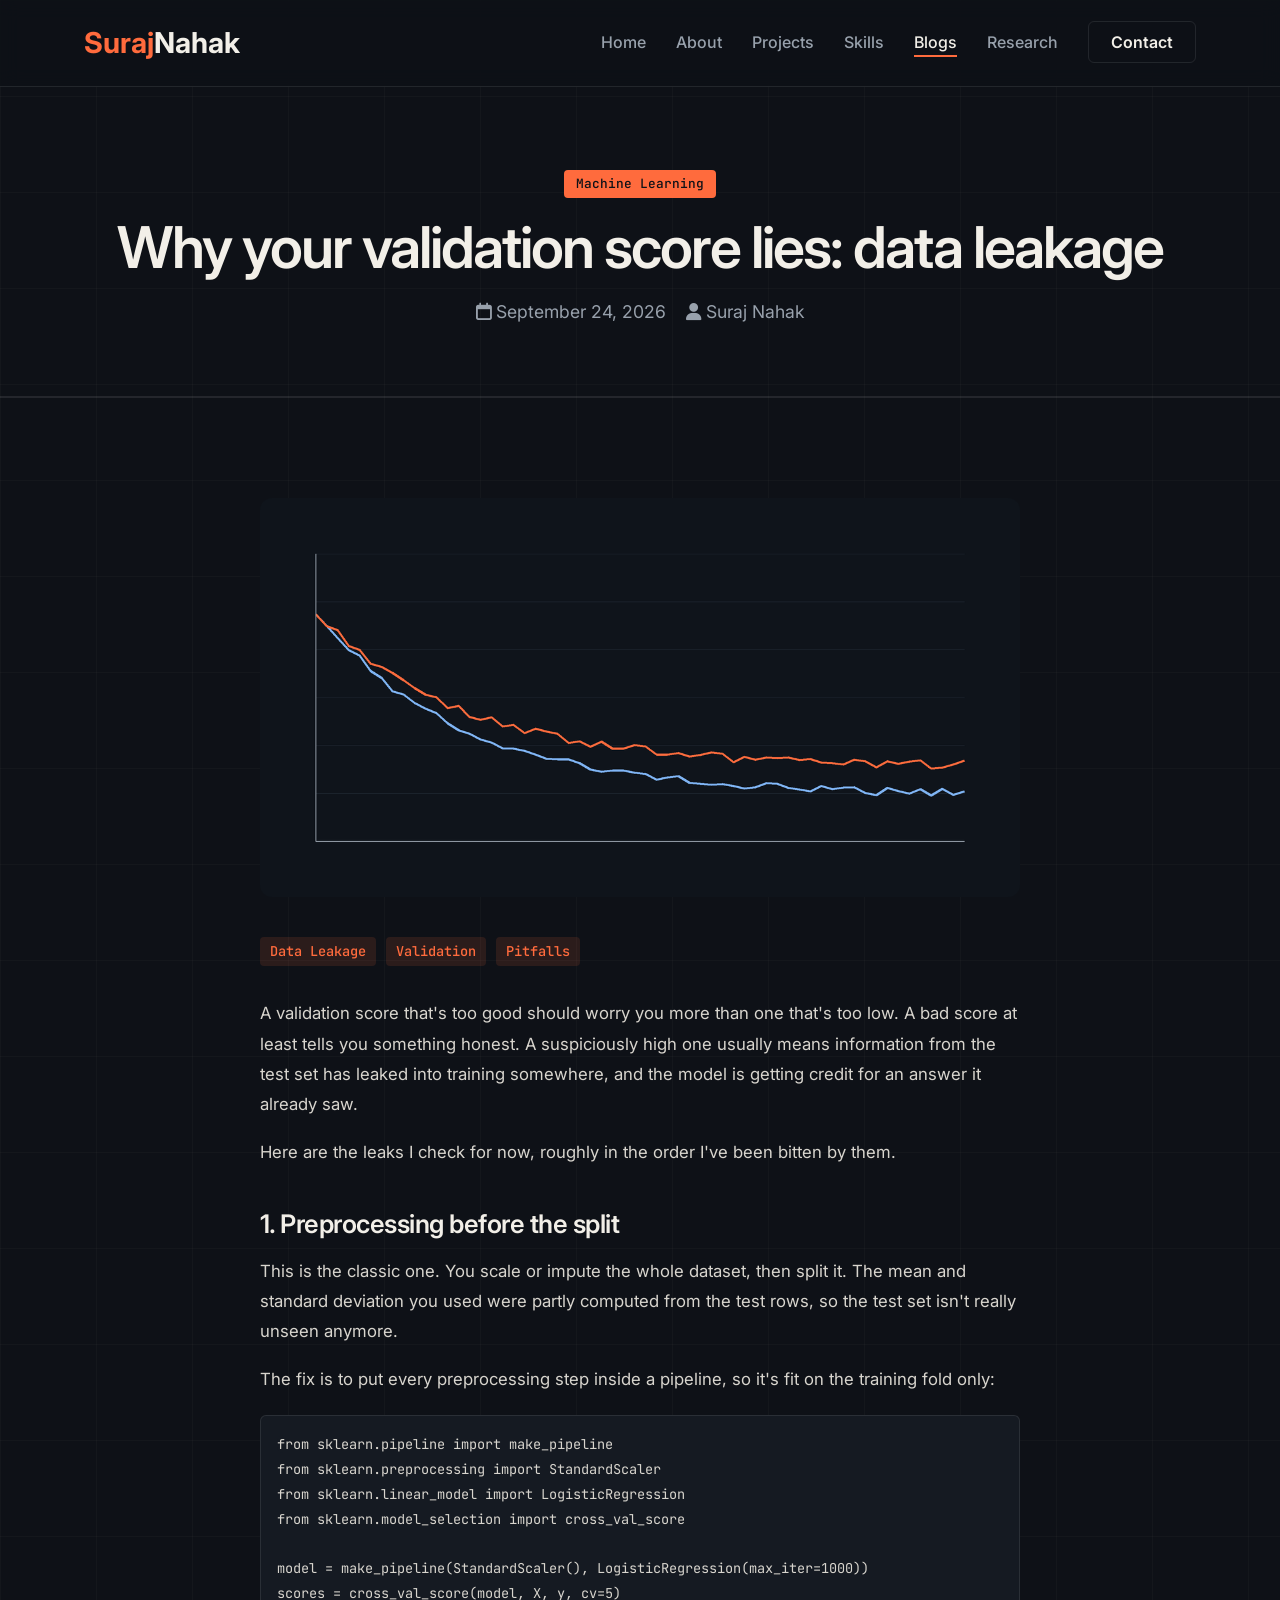
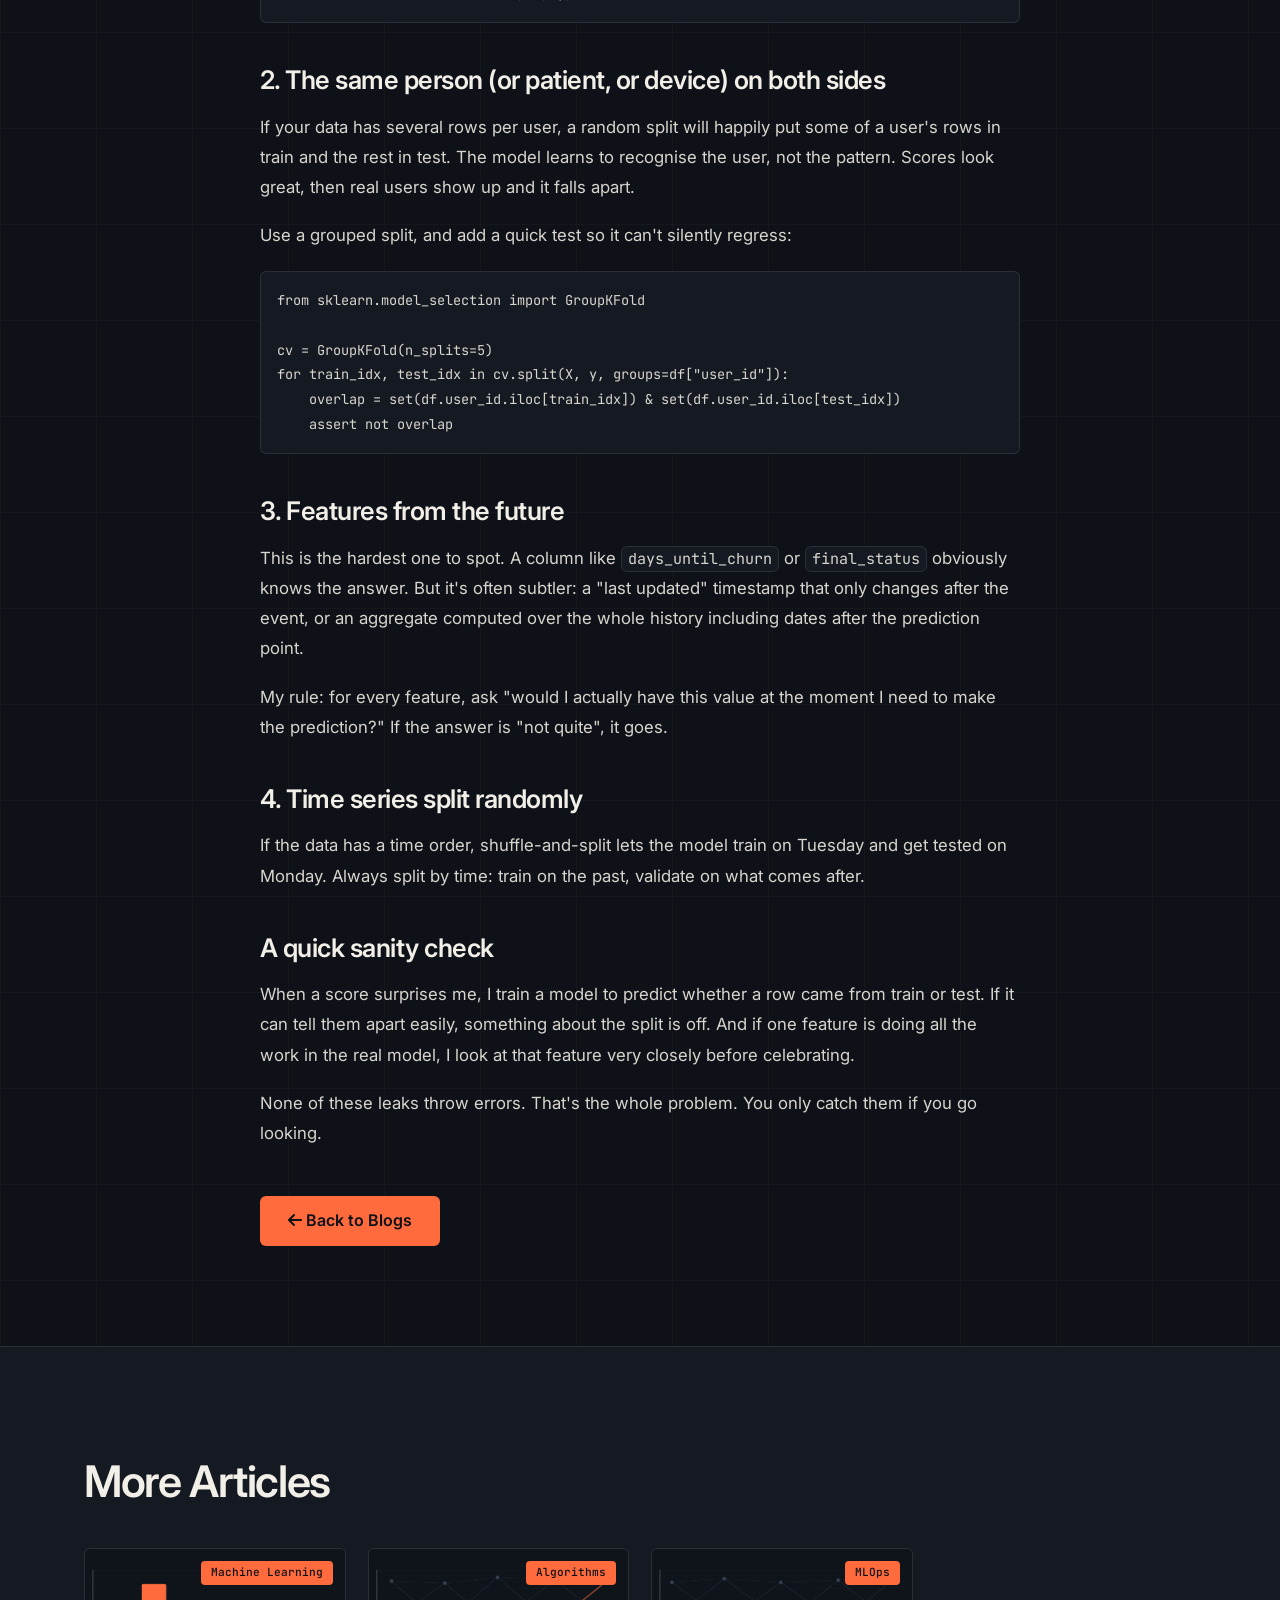
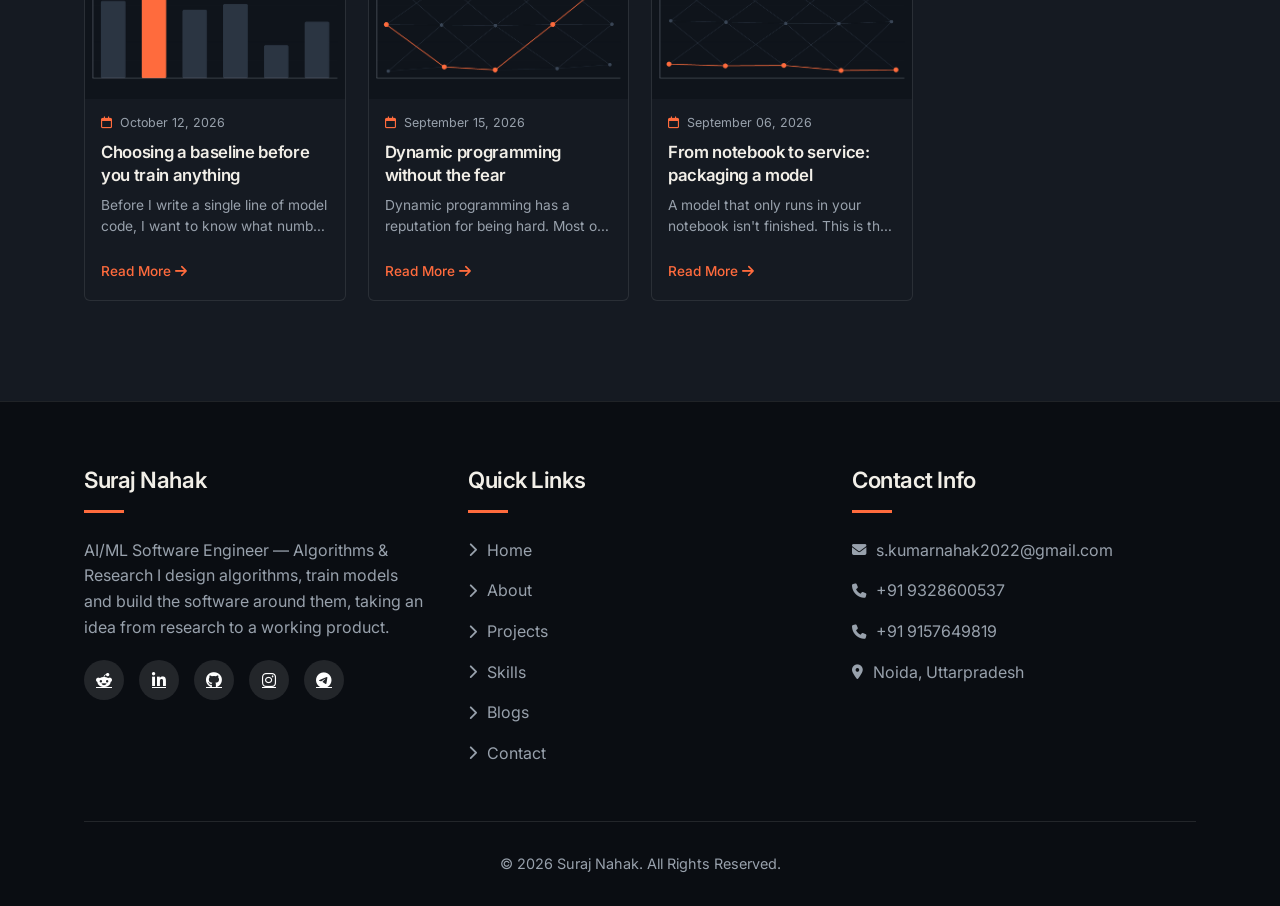
<file: blog/data-leakage-validation.html>
<!DOCTYPE html>
<html lang="en" class="theme-dark">
<head>
    <meta charset="UTF-8">
    <base href="../">
    <meta name="viewport" content="width=device-width, initial-scale=1.0">
    <!-- SEO:START (made by tools/build.js, edit there) -->
    <title>Why your validation score lies: data leakage | Suraj Nahak</title>
    <meta name="description" content="The scariest bugs in ML don&#39;t crash anything. They just make your validation score look better than it should. Some leaks I&#39;ve learned to check for.">
    <meta name="robots" content="index, follow, max-image-preview:large">
    <meta name="author" content="Suraj Nahak">
    <link rel="canonical" href="https://surajnahak.in/blog/data-leakage-validation.html">
    <meta property="og:site_name" content="Suraj Nahak">
    <meta property="og:type" content="article">
    <meta property="og:title" content="Why your validation score lies: data leakage | Suraj Nahak">
    <meta property="og:description" content="The scariest bugs in ML don&#39;t crash anything. They just make your validation score look better than it should. Some leaks I&#39;ve learned to check for.">
    <meta property="og:url" content="https://surajnahak.in/blog/data-leakage-validation.html">
    <meta property="og:image" content="https://surajnahak.in/uploads/blog_images/demo-why-your-validation-score-lies-data-leak.png">
    <meta name="twitter:card" content="summary_large_image">
    <meta name="twitter:title" content="Why your validation score lies: data leakage | Suraj Nahak">
    <meta name="twitter:description" content="The scariest bugs in ML don&#39;t crash anything. They just make your validation score look better than it should. Some leaks I&#39;ve learned to check for.">
    <meta name="twitter:image" content="https://surajnahak.in/uploads/blog_images/demo-why-your-validation-score-lies-data-leak.png">
    <meta property="article:published_time" content="2026-09-24">
    <meta property="article:tag" content="Data Leakage">
    <meta property="article:tag" content="Validation">
    <meta property="article:tag" content="Pitfalls">
    <script type="application/ld+json">{"@context":"https://schema.org","@type":"BlogPosting","headline":"Why your validation score lies: data leakage","description":"The scariest bugs in ML don't crash anything. They just make your validation score look better than it should. Some leaks I've learned to check for.","datePublished":"2026-09-24","dateModified":"2026-09-24","url":"https://surajnahak.in/blog/data-leakage-validation.html","mainEntityOfPage":"https://surajnahak.in/blog/data-leakage-validation.html","image":"https://surajnahak.in/uploads/blog_images/demo-why-your-validation-score-lies-data-leak.png","articleSection":"Machine Learning","keywords":"Data Leakage, Validation, Pitfalls","wordCount":444,"author":{"@type":"Person","name":"Suraj Nahak","url":"https://surajnahak.in/"},"publisher":{"@type":"Person","name":"Suraj Nahak","url":"https://surajnahak.in/"}}</script>
    <!-- SEO:END -->
    <link rel="icon" href="img/favicon.svg" type="image/svg+xml">
    <link rel="icon" href="img/favicon-32.png" sizes="32x32" type="image/png">
    <link rel="apple-touch-icon" href="img/apple-touch-icon.png">
    <link rel="stylesheet" href="https://cdnjs.cloudflare.com/ajax/libs/font-awesome/6.4.0/css/all.min.css">
    <link href="https://fonts.googleapis.com/css2?family=Inter:wght@400;500;600;700&family=JetBrains+Mono:wght@400;500&display=swap" rel="stylesheet">
    <link rel="stylesheet" href="css/blogs.css">
    <!-- Site theme: loaded after the page stylesheet on every page so it wins -->
    <link rel="stylesheet" href="css/theme-dark.css">
</head>

<body data-page="article">
    <!-- Header -->
    <header>
        <div class="container header-container">
            <a href="index.html" class="logo">Suraj<span>Nahak</span></a>
            <nav>
                <ul>
                    <li><a href="index.html#hero" class="nav-link">Home</a></li>
                    <li><a href="index.html#about" class="nav-link">About</a></li>
                    <li><a href="projects.html" class="nav-link">Projects</a></li>
                    <li><a href="index.html#skills" class="nav-link">Skills</a></li>
                    <li><a href="blogs.html" class="nav-link active">Blogs</a></li>
                    <li><a href="research.html" class="nav-link">Research</a></li>
                    <li><a href="index.html#contact" class="nav-link">Contact</a></li>
                </ul>
            </nav>
            <button class="mobile-menu-btn">
                <i class="fas fa-bars"></i>
            </button>
            <button class="close-menu-btn" aria-label="Close menu">
                <i class="fas fa-times"></i>
            </button>
        </div>
    </header>

    <section class="blog-hero">
        <div class="container">
            <div class="hero-content" id="detail-hero">
                <span class="blog-category">Machine Learning</span>
                <h1>Why your validation score lies: data leakage</h1>
                <p><i class="far fa-calendar"></i> <time datetime="2026-09-24">September 24, 2026</time>
                    &nbsp;&nbsp;
                    <i class="fas fa-user"></i> Suraj Nahak</p>
            </div>
        </div>
    </section>

    <section class="blog-content">
        <div class="container" style="max-width: 800px;" id="detail-body">
            <img src="uploads/blog_images/demo-why-your-validation-score-lies-data-leak.png" alt="Why your validation score lies: data leakage" style="width:100%; border-radius:12px; margin-bottom:2rem;">
            <div class="blog-tags" style="margin-bottom:2rem;">
                <span class="blog-tag">Data Leakage</span><span class="blog-tag">Validation</span><span class="blog-tag">Pitfalls</span>
            </div>
            <article class="blog-detail-body"><p>A validation score that's too good should worry you more than one that's too low. A bad score at least tells you something honest. A suspiciously high one usually means information from the test set has leaked into training somewhere, and the model is getting credit for an answer it already saw.</p><p>Here are the leaks I check for now, roughly in the order I've been bitten by them.</p><h2>1. Preprocessing before the split</h2><p>This is the classic one. You scale or impute the whole dataset, then split it. The mean and standard deviation you used were partly computed from the test rows, so the test set isn't really unseen anymore.</p><p>The fix is to put every preprocessing step inside a pipeline, so it's fit on the training fold only:</p><pre><code>from sklearn.pipeline import make_pipeline
from sklearn.preprocessing import StandardScaler
from sklearn.linear_model import LogisticRegression
from sklearn.model_selection import cross_val_score

model = make_pipeline(StandardScaler(), LogisticRegression(max_iter=1000))
scores = cross_val_score(model, X, y, cv=5)</code></pre><h2>2. The same person (or patient, or device) on both sides</h2><p>If your data has several rows per user, a random split will happily put some of a user's rows in train and the rest in test. The model learns to recognise the user, not the pattern. Scores look great, then real users show up and it falls apart.</p><p>Use a grouped split, and add a quick test so it can't silently regress:</p><pre><code>from sklearn.model_selection import GroupKFold

cv = GroupKFold(n_splits=5)
for train_idx, test_idx in cv.split(X, y, groups=df[&quot;user_id&quot;]):
    overlap = set(df.user_id.iloc[train_idx]) &amp; set(df.user_id.iloc[test_idx])
    assert not overlap</code></pre><h2>3. Features from the future</h2><p>This is the hardest one to spot. A column like <code>days_until_churn</code> or <code>final_status</code> obviously knows the answer. But it's often subtler: a "last updated" timestamp that only changes after the event, or an aggregate computed over the whole history including dates after the prediction point.</p><p>My rule: for every feature, ask "would I actually have this value at the moment I need to make the prediction?" If the answer is "not quite", it goes.</p><h2>4. Time series split randomly</h2><p>If the data has a time order, shuffle-and-split lets the model train on Tuesday and get tested on Monday. Always split by time: train on the past, validate on what comes after.</p><h2>A quick sanity check</h2><p>When a score surprises me, I train a model to predict whether a row came from train or test. If it can tell them apart easily, something about the split is off. And if one feature is doing all the work in the real model, I look at that feature very closely before celebrating.</p><p>None of these leaks throw errors. That's the whole problem. You only catch them if you go looking.</p></article>
            <div style="margin-top:3rem;">
                <a href="blogs.html" class="btn"><i class="fas fa-arrow-left"></i> Back to Blogs</a>
            </div>
        </div>
    </section>

    <section class="blog-content" style="background: var(--light);" id="related-section">
        <div class="container">
            <h2 style="margin-bottom:2rem;">More Articles</h2>
            <div class="blog-grid" id="related-list">
            <div class="blog-card">
                <div class="blog-header">
                    <span class="blog-category">Machine Learning</span>
                    <div class="blog-image" style="background-image: url('uploads/blog_images/demo-choosing-a-baseline-before-you-train-any.png')"></div>
                </div>
                <div class="blog-body">
                    <div class="blog-date"><i class="far fa-calendar"></i> October 12, 2026</div>
                    <h3 class="blog-title"><a href="blog/choosing-a-baseline.html" style="color:inherit; text-decoration:none;">Choosing a baseline before you train anything</a></h3>
                    <p class="blog-excerpt">Before I write a single line of model code, I want to know what number I&#39;m trying to beat. Here&#39;s why, and how I pick it.</p>
                    <a href="blog/choosing-a-baseline.html" class="read-more">Read More <i class="fas fa-arrow-right"></i></a>
                </div>
            </div>
            <div class="blog-card">
                <div class="blog-header">
                    <span class="blog-category">Algorithms</span>
                    <div class="blog-image" style="background-image: url('uploads/blog_images/demo-dynamic-programming-without-the-fear.png')"></div>
                </div>
                <div class="blog-body">
                    <div class="blog-date"><i class="far fa-calendar"></i> September 15, 2026</div>
                    <h3 class="blog-title"><a href="blog/dynamic-programming-explained.html" style="color:inherit; text-decoration:none;">Dynamic programming without the fear</a></h3>
                    <p class="blog-excerpt">Dynamic programming has a reputation for being hard. Most of the difficulty goes away once you write the slow recursive version first.</p>
                    <a href="blog/dynamic-programming-explained.html" class="read-more">Read More <i class="fas fa-arrow-right"></i></a>
                </div>
            </div>
            <div class="blog-card">
                <div class="blog-header">
                    <span class="blog-category">MLOps</span>
                    <div class="blog-image" style="background-image: url('uploads/blog_images/demo-from-notebook-to-service-packaging-a-mod.png')"></div>
                </div>
                <div class="blog-body">
                    <div class="blog-date"><i class="far fa-calendar"></i> September 06, 2026</div>
                    <h3 class="blog-title"><a href="blog/notebook-to-production-model-service.html" style="color:inherit; text-decoration:none;">From notebook to service: packaging a model</a></h3>
                    <p class="blog-excerpt">A model that only runs in your notebook isn&#39;t finished. This is the minimum I do to turn one into something other people can actually call.</p>
                    <a href="blog/notebook-to-production-model-service.html" class="read-more">Read More <i class="fas fa-arrow-right"></i></a>
                </div>
            </div>
            </div>
        </div>
    </section>

    <!-- Footer: filled in by js/site.js -->
    <footer></footer>

    <script src="js/data.js"></script>
    <script src="js/site.js"></script>
    <script src="js/script.js"></script>
</body>

</html>
</file>
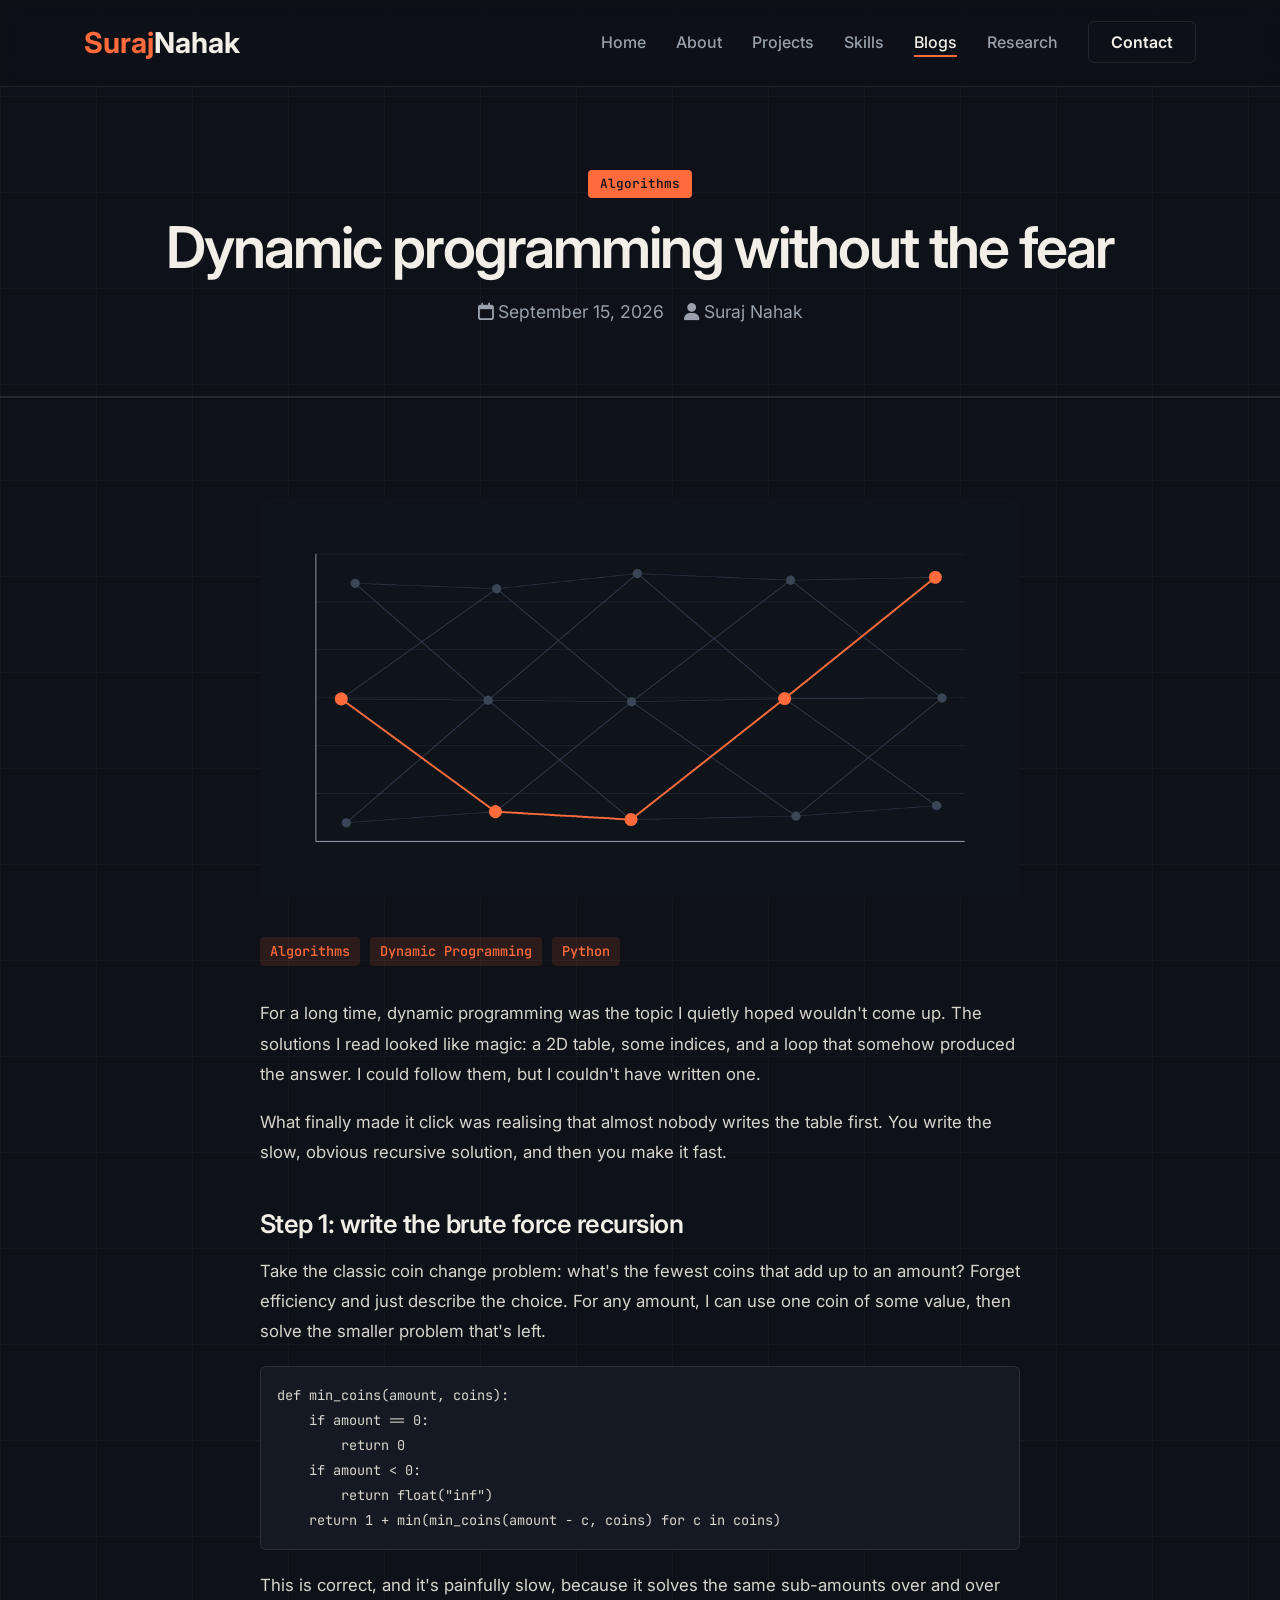
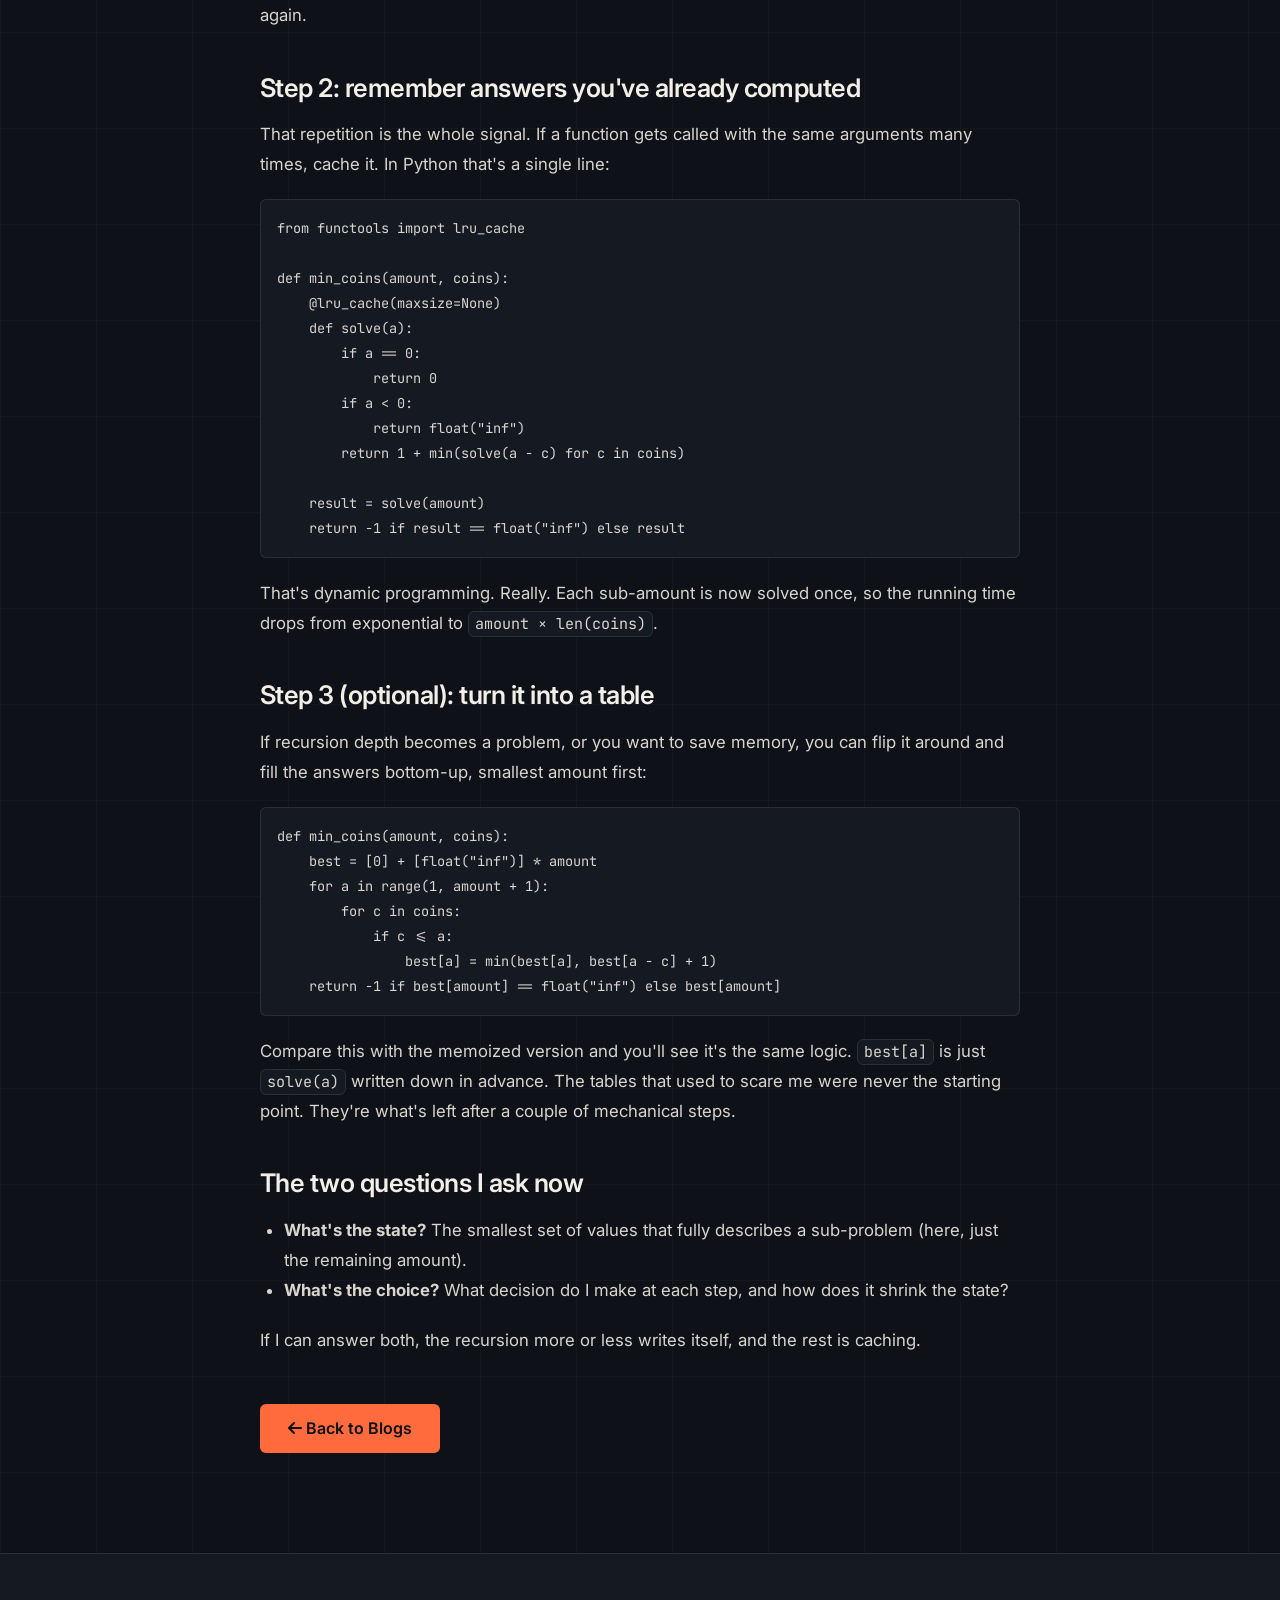
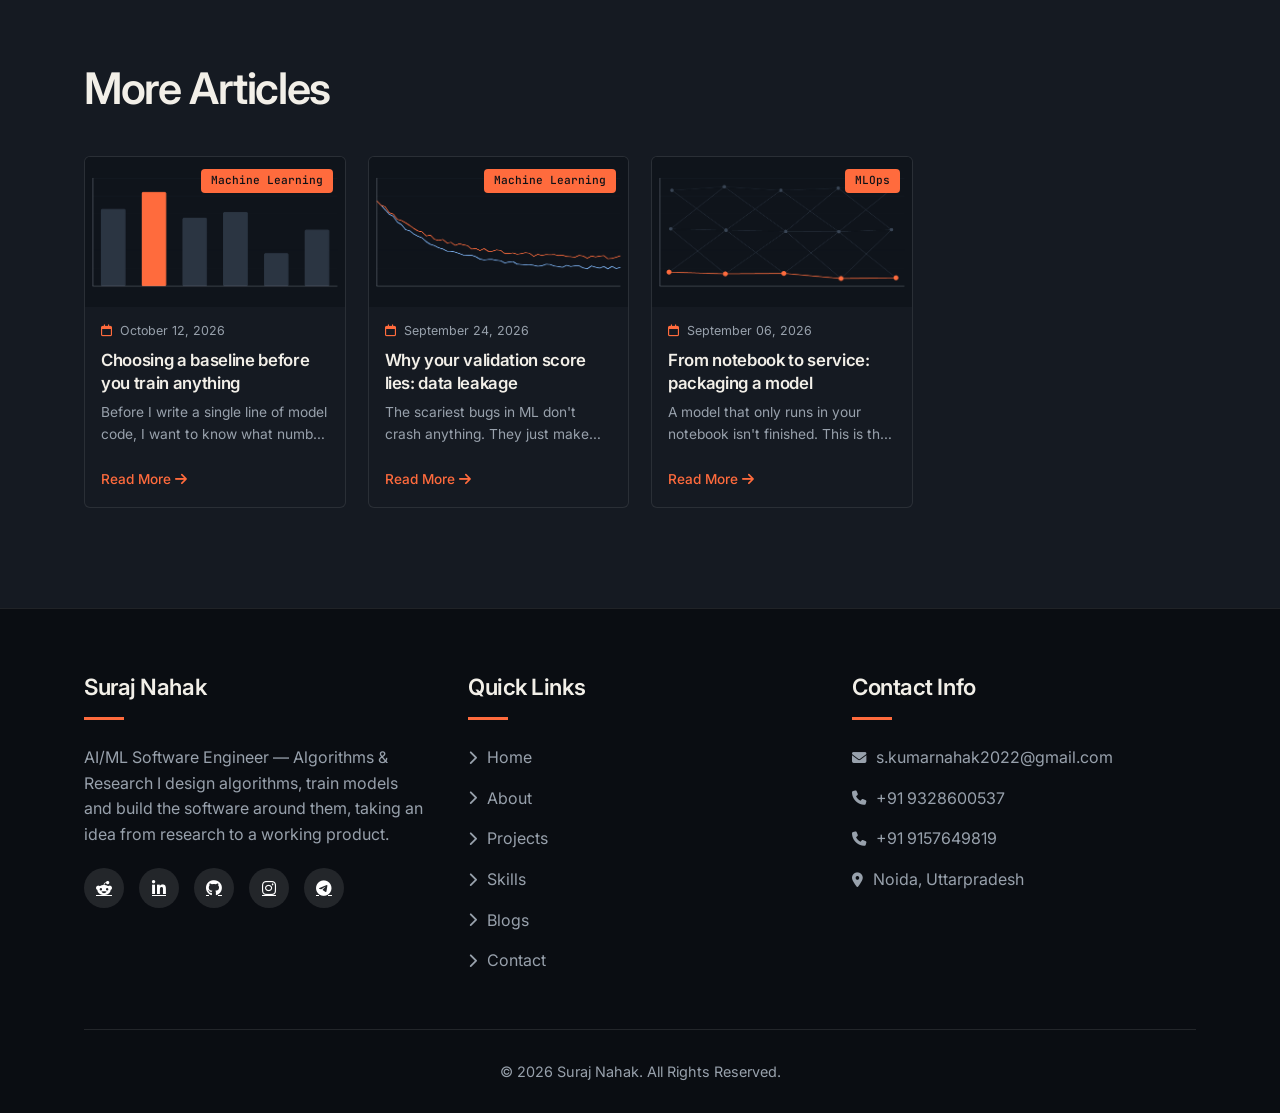
<file: blog/dynamic-programming-explained.html>
<!DOCTYPE html>
<html lang="en" class="theme-dark">
<head>
    <meta charset="UTF-8">
    <base href="../">
    <meta name="viewport" content="width=device-width, initial-scale=1.0">
    <!-- SEO:START (made by tools/build.js, edit there) -->
    <title>Dynamic programming without the fear | Suraj Nahak</title>
    <meta name="description" content="Dynamic programming has a reputation for being hard. Most of the difficulty goes away once you write the slow recursive version first.">
    <meta name="robots" content="index, follow, max-image-preview:large">
    <meta name="author" content="Suraj Nahak">
    <link rel="canonical" href="https://surajnahak.in/blog/dynamic-programming-explained.html">
    <meta property="og:site_name" content="Suraj Nahak">
    <meta property="og:type" content="article">
    <meta property="og:title" content="Dynamic programming without the fear | Suraj Nahak">
    <meta property="og:description" content="Dynamic programming has a reputation for being hard. Most of the difficulty goes away once you write the slow recursive version first.">
    <meta property="og:url" content="https://surajnahak.in/blog/dynamic-programming-explained.html">
    <meta property="og:image" content="https://surajnahak.in/uploads/blog_images/demo-dynamic-programming-without-the-fear.png">
    <meta name="twitter:card" content="summary_large_image">
    <meta name="twitter:title" content="Dynamic programming without the fear | Suraj Nahak">
    <meta name="twitter:description" content="Dynamic programming has a reputation for being hard. Most of the difficulty goes away once you write the slow recursive version first.">
    <meta name="twitter:image" content="https://surajnahak.in/uploads/blog_images/demo-dynamic-programming-without-the-fear.png">
    <meta property="article:published_time" content="2026-09-15">
    <meta property="article:tag" content="Algorithms">
    <meta property="article:tag" content="Dynamic Programming">
    <meta property="article:tag" content="Python">
    <script type="application/ld+json">{"@context":"https://schema.org","@type":"BlogPosting","headline":"Dynamic programming without the fear","description":"Dynamic programming has a reputation for being hard. Most of the difficulty goes away once you write the slow recursive version first.","datePublished":"2026-09-15","dateModified":"2026-09-15","url":"https://surajnahak.in/blog/dynamic-programming-explained.html","mainEntityOfPage":"https://surajnahak.in/blog/dynamic-programming-explained.html","image":"https://surajnahak.in/uploads/blog_images/demo-dynamic-programming-without-the-fear.png","articleSection":"Algorithms","keywords":"Algorithms, Dynamic Programming, Python","wordCount":443,"author":{"@type":"Person","name":"Suraj Nahak","url":"https://surajnahak.in/"},"publisher":{"@type":"Person","name":"Suraj Nahak","url":"https://surajnahak.in/"}}</script>
    <!-- SEO:END -->
    <link rel="icon" href="img/favicon.svg" type="image/svg+xml">
    <link rel="icon" href="img/favicon-32.png" sizes="32x32" type="image/png">
    <link rel="apple-touch-icon" href="img/apple-touch-icon.png">
    <link rel="stylesheet" href="https://cdnjs.cloudflare.com/ajax/libs/font-awesome/6.4.0/css/all.min.css">
    <link href="https://fonts.googleapis.com/css2?family=Inter:wght@400;500;600;700&family=JetBrains+Mono:wght@400;500&display=swap" rel="stylesheet">
    <link rel="stylesheet" href="css/blogs.css">
    <!-- Site theme: loaded after the page stylesheet on every page so it wins -->
    <link rel="stylesheet" href="css/theme-dark.css">
</head>

<body data-page="article">
    <!-- Header -->
    <header>
        <div class="container header-container">
            <a href="index.html" class="logo">Suraj<span>Nahak</span></a>
            <nav>
                <ul>
                    <li><a href="index.html#hero" class="nav-link">Home</a></li>
                    <li><a href="index.html#about" class="nav-link">About</a></li>
                    <li><a href="projects.html" class="nav-link">Projects</a></li>
                    <li><a href="index.html#skills" class="nav-link">Skills</a></li>
                    <li><a href="blogs.html" class="nav-link active">Blogs</a></li>
                    <li><a href="research.html" class="nav-link">Research</a></li>
                    <li><a href="index.html#contact" class="nav-link">Contact</a></li>
                </ul>
            </nav>
            <button class="mobile-menu-btn">
                <i class="fas fa-bars"></i>
            </button>
            <button class="close-menu-btn" aria-label="Close menu">
                <i class="fas fa-times"></i>
            </button>
        </div>
    </header>

    <section class="blog-hero">
        <div class="container">
            <div class="hero-content" id="detail-hero">
                <span class="blog-category">Algorithms</span>
                <h1>Dynamic programming without the fear</h1>
                <p><i class="far fa-calendar"></i> <time datetime="2026-09-15">September 15, 2026</time>
                    &nbsp;&nbsp;
                    <i class="fas fa-user"></i> Suraj Nahak</p>
            </div>
        </div>
    </section>

    <section class="blog-content">
        <div class="container" style="max-width: 800px;" id="detail-body">
            <img src="uploads/blog_images/demo-dynamic-programming-without-the-fear.png" alt="Dynamic programming without the fear" style="width:100%; border-radius:12px; margin-bottom:2rem;">
            <div class="blog-tags" style="margin-bottom:2rem;">
                <span class="blog-tag">Algorithms</span><span class="blog-tag">Dynamic Programming</span><span class="blog-tag">Python</span>
            </div>
            <article class="blog-detail-body"><p>For a long time, dynamic programming was the topic I quietly hoped wouldn't come up. The solutions I read looked like magic: a 2D table, some indices, and a loop that somehow produced the answer. I could follow them, but I couldn't have written one.</p><p>What finally made it click was realising that almost nobody writes the table first. You write the slow, obvious recursive solution, and then you make it fast.</p><h2>Step 1: write the brute force recursion</h2><p>Take the classic coin change problem: what's the fewest coins that add up to an amount? Forget efficiency and just describe the choice. For any amount, I can use one coin of some value, then solve the smaller problem that's left.</p><pre><code>def min_coins(amount, coins):
    if amount == 0:
        return 0
    if amount &lt; 0:
        return float(&quot;inf&quot;)
    return 1 + min(min_coins(amount - c, coins) for c in coins)</code></pre><p>This is correct, and it's painfully slow, because it solves the same sub-amounts over and over again.</p><h2>Step 2: remember answers you've already computed</h2><p>That repetition is the whole signal. If a function gets called with the same arguments many times, cache it. In Python that's a single line:</p><pre><code>from functools import lru_cache

def min_coins(amount, coins):
    @lru_cache(maxsize=None)
    def solve(a):
        if a == 0:
            return 0
        if a &lt; 0:
            return float(&quot;inf&quot;)
        return 1 + min(solve(a - c) for c in coins)

    result = solve(amount)
    return -1 if result == float(&quot;inf&quot;) else result</code></pre><p>That's dynamic programming. Really. Each sub-amount is now solved once, so the running time drops from exponential to <code>amount × len(coins)</code>.</p><h2>Step 3 (optional): turn it into a table</h2><p>If recursion depth becomes a problem, or you want to save memory, you can flip it around and fill the answers bottom-up, smallest amount first:</p><pre><code>def min_coins(amount, coins):
    best = [0] + [float(&quot;inf&quot;)] * amount
    for a in range(1, amount + 1):
        for c in coins:
            if c &lt;= a:
                best[a] = min(best[a], best[a - c] + 1)
    return -1 if best[amount] == float(&quot;inf&quot;) else best[amount]</code></pre><p>Compare this with the memoized version and you'll see it's the same logic. <code>best[a]</code> is just <code>solve(a)</code> written down in advance. The tables that used to scare me were never the starting point. They're what's left after a couple of mechanical steps.</p><h2>The two questions I ask now</h2><ul><li><strong>What's the state?</strong> The smallest set of values that fully describes a sub-problem (here, just the remaining amount).</li><li><strong>What's the choice?</strong> What decision do I make at each step, and how does it shrink the state?</li></ul><p>If I can answer both, the recursion more or less writes itself, and the rest is caching.</p></article>
            <div style="margin-top:3rem;">
                <a href="blogs.html" class="btn"><i class="fas fa-arrow-left"></i> Back to Blogs</a>
            </div>
        </div>
    </section>

    <section class="blog-content" style="background: var(--light);" id="related-section">
        <div class="container">
            <h2 style="margin-bottom:2rem;">More Articles</h2>
            <div class="blog-grid" id="related-list">
            <div class="blog-card">
                <div class="blog-header">
                    <span class="blog-category">Machine Learning</span>
                    <div class="blog-image" style="background-image: url('uploads/blog_images/demo-choosing-a-baseline-before-you-train-any.png')"></div>
                </div>
                <div class="blog-body">
                    <div class="blog-date"><i class="far fa-calendar"></i> October 12, 2026</div>
                    <h3 class="blog-title"><a href="blog/choosing-a-baseline.html" style="color:inherit; text-decoration:none;">Choosing a baseline before you train anything</a></h3>
                    <p class="blog-excerpt">Before I write a single line of model code, I want to know what number I&#39;m trying to beat. Here&#39;s why, and how I pick it.</p>
                    <a href="blog/choosing-a-baseline.html" class="read-more">Read More <i class="fas fa-arrow-right"></i></a>
                </div>
            </div>
            <div class="blog-card">
                <div class="blog-header">
                    <span class="blog-category">Machine Learning</span>
                    <div class="blog-image" style="background-image: url('uploads/blog_images/demo-why-your-validation-score-lies-data-leak.png')"></div>
                </div>
                <div class="blog-body">
                    <div class="blog-date"><i class="far fa-calendar"></i> September 24, 2026</div>
                    <h3 class="blog-title"><a href="blog/data-leakage-validation.html" style="color:inherit; text-decoration:none;">Why your validation score lies: data leakage</a></h3>
                    <p class="blog-excerpt">The scariest bugs in ML don&#39;t crash anything. They just make your validation score look better than it should. Some leaks I&#39;ve learned to check for.</p>
                    <a href="blog/data-leakage-validation.html" class="read-more">Read More <i class="fas fa-arrow-right"></i></a>
                </div>
            </div>
            <div class="blog-card">
                <div class="blog-header">
                    <span class="blog-category">MLOps</span>
                    <div class="blog-image" style="background-image: url('uploads/blog_images/demo-from-notebook-to-service-packaging-a-mod.png')"></div>
                </div>
                <div class="blog-body">
                    <div class="blog-date"><i class="far fa-calendar"></i> September 06, 2026</div>
                    <h3 class="blog-title"><a href="blog/notebook-to-production-model-service.html" style="color:inherit; text-decoration:none;">From notebook to service: packaging a model</a></h3>
                    <p class="blog-excerpt">A model that only runs in your notebook isn&#39;t finished. This is the minimum I do to turn one into something other people can actually call.</p>
                    <a href="blog/notebook-to-production-model-service.html" class="read-more">Read More <i class="fas fa-arrow-right"></i></a>
                </div>
            </div>
            </div>
        </div>
    </section>

    <!-- Footer: filled in by js/site.js -->
    <footer></footer>

    <script src="js/data.js"></script>
    <script src="js/site.js"></script>
    <script src="js/script.js"></script>
</body>

</html>
</file>
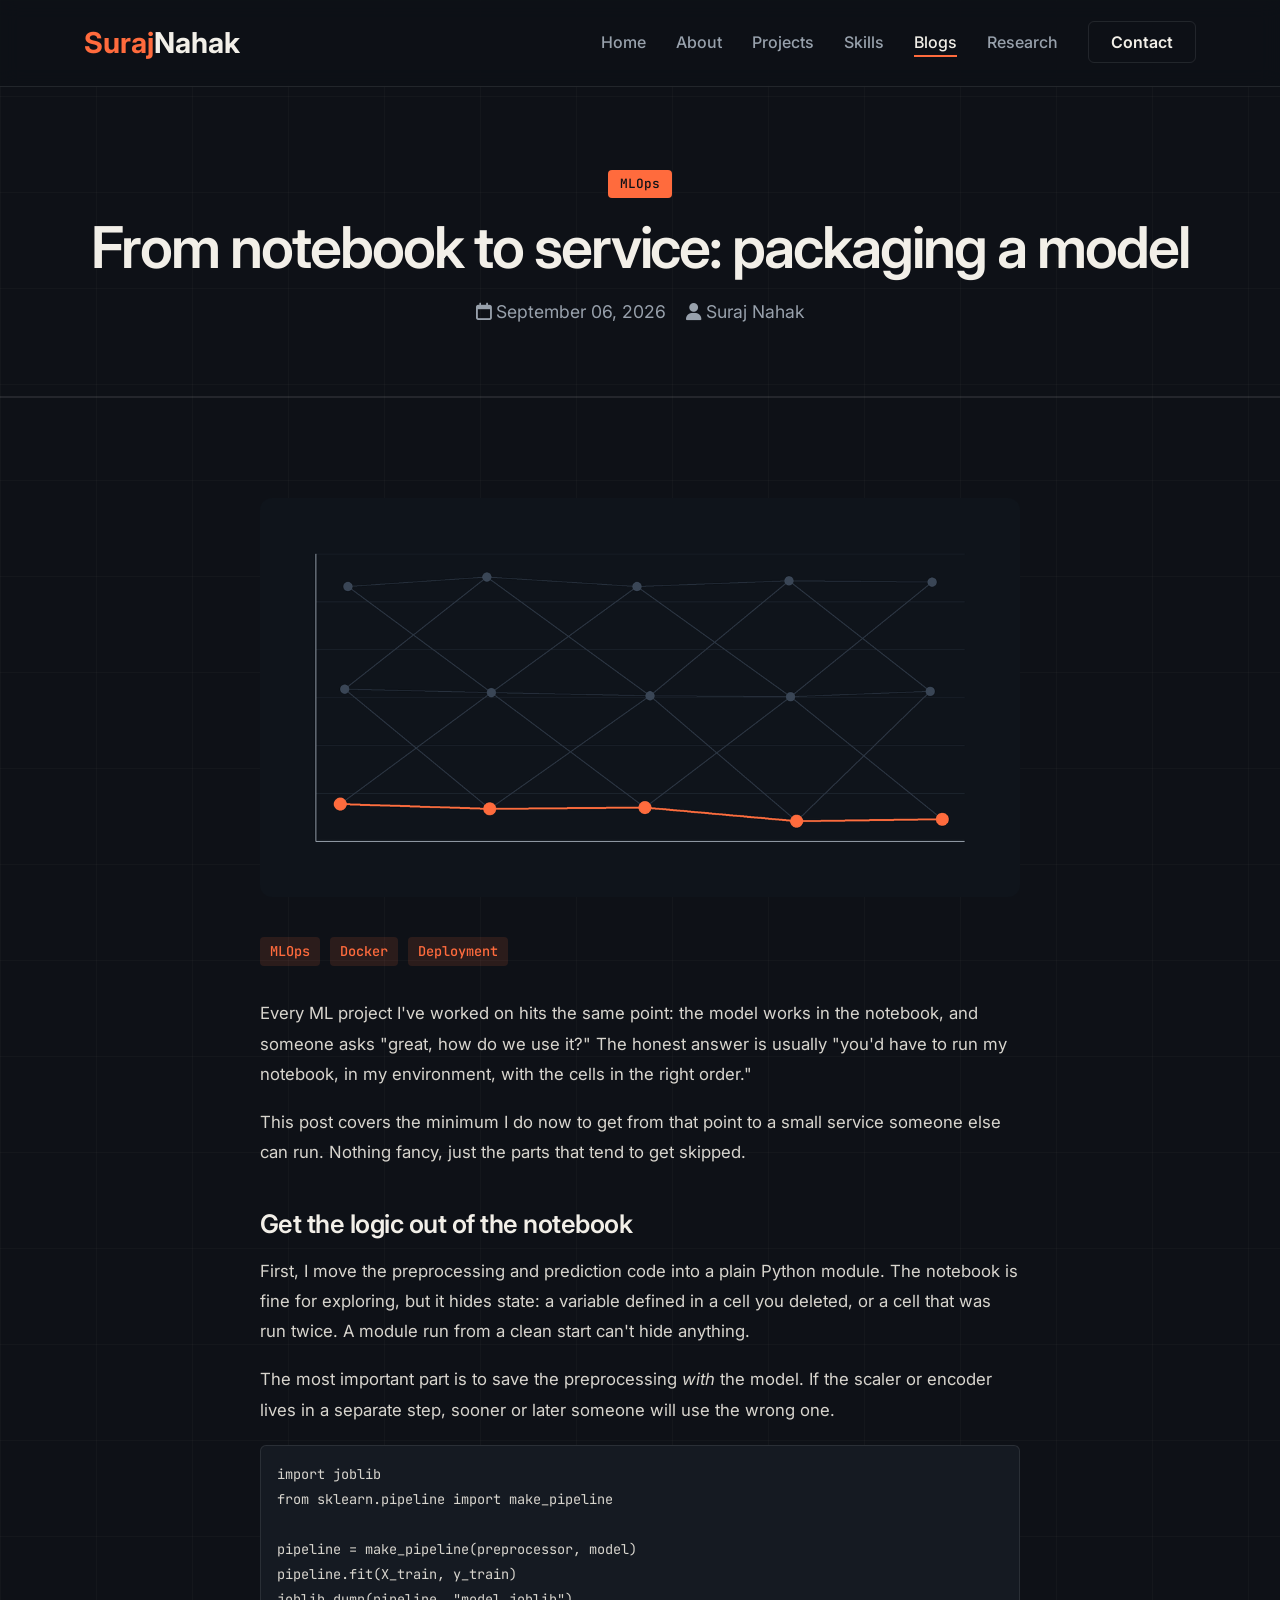
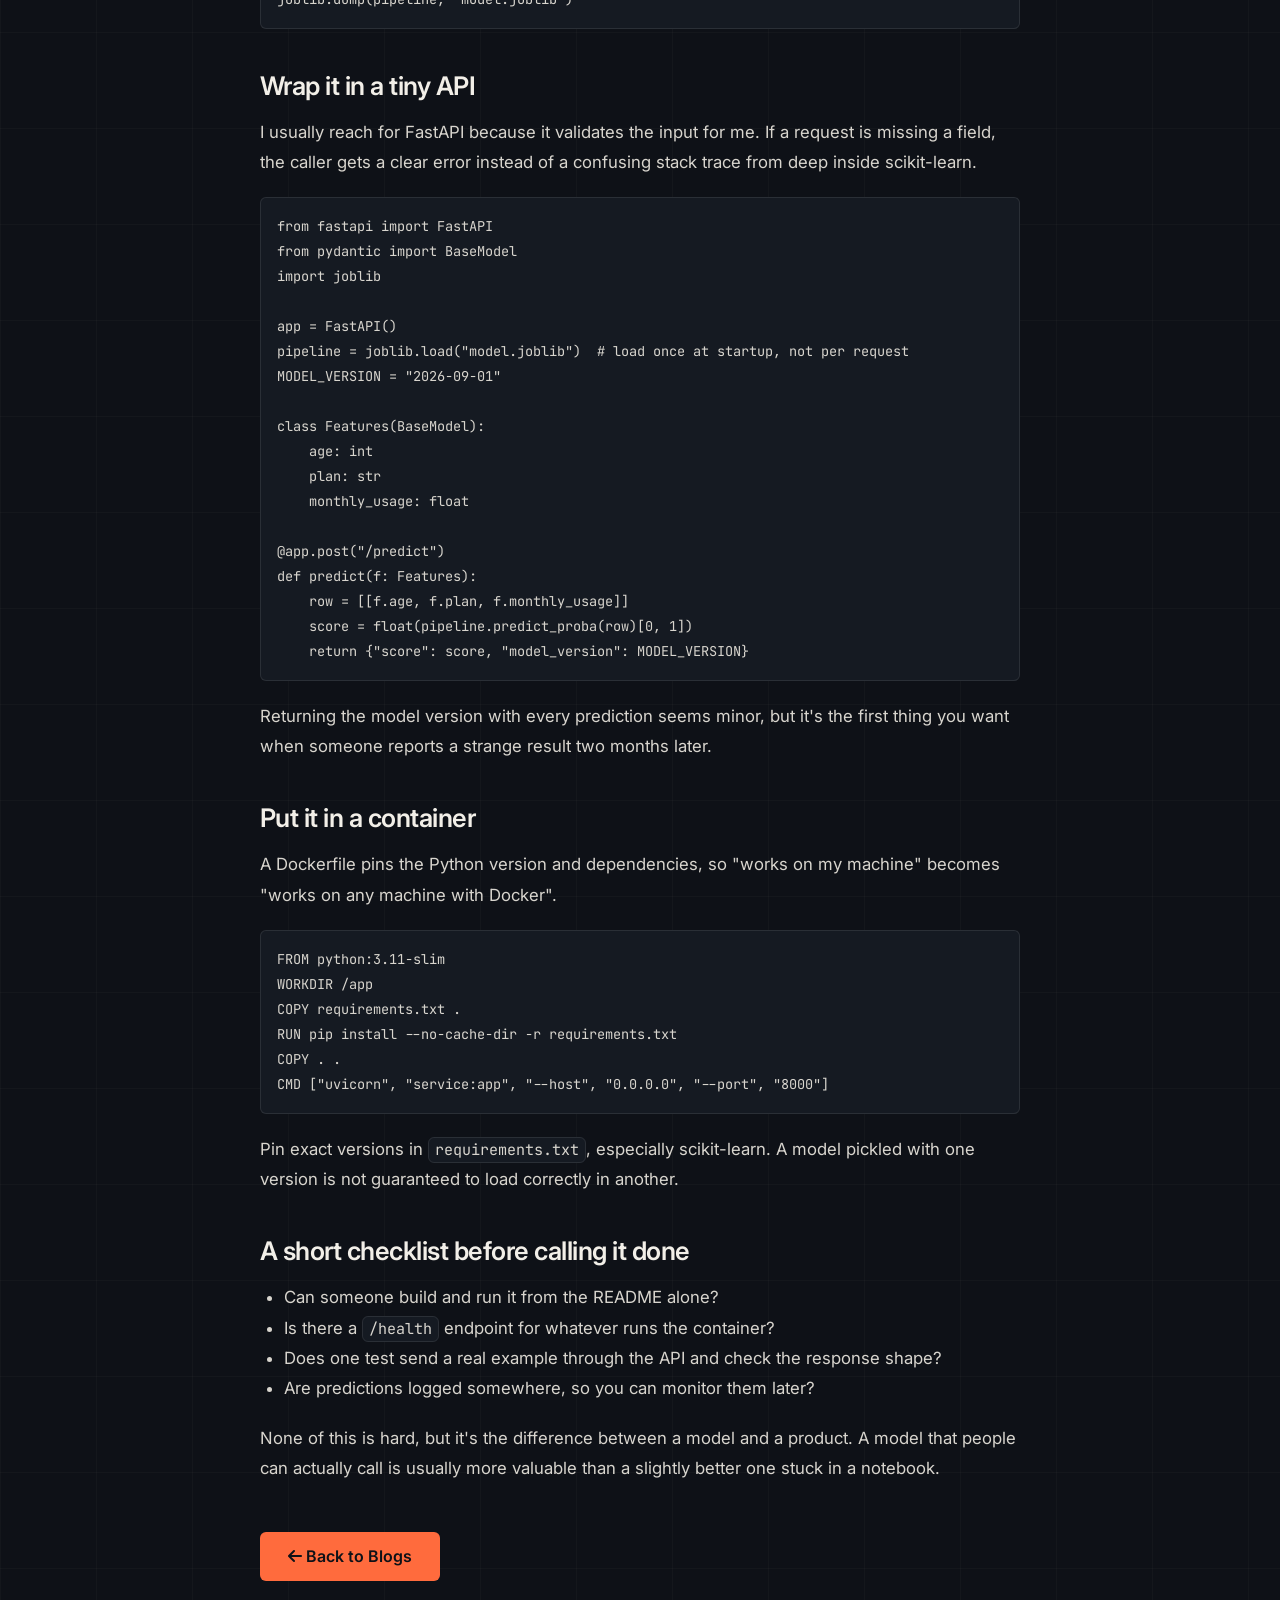
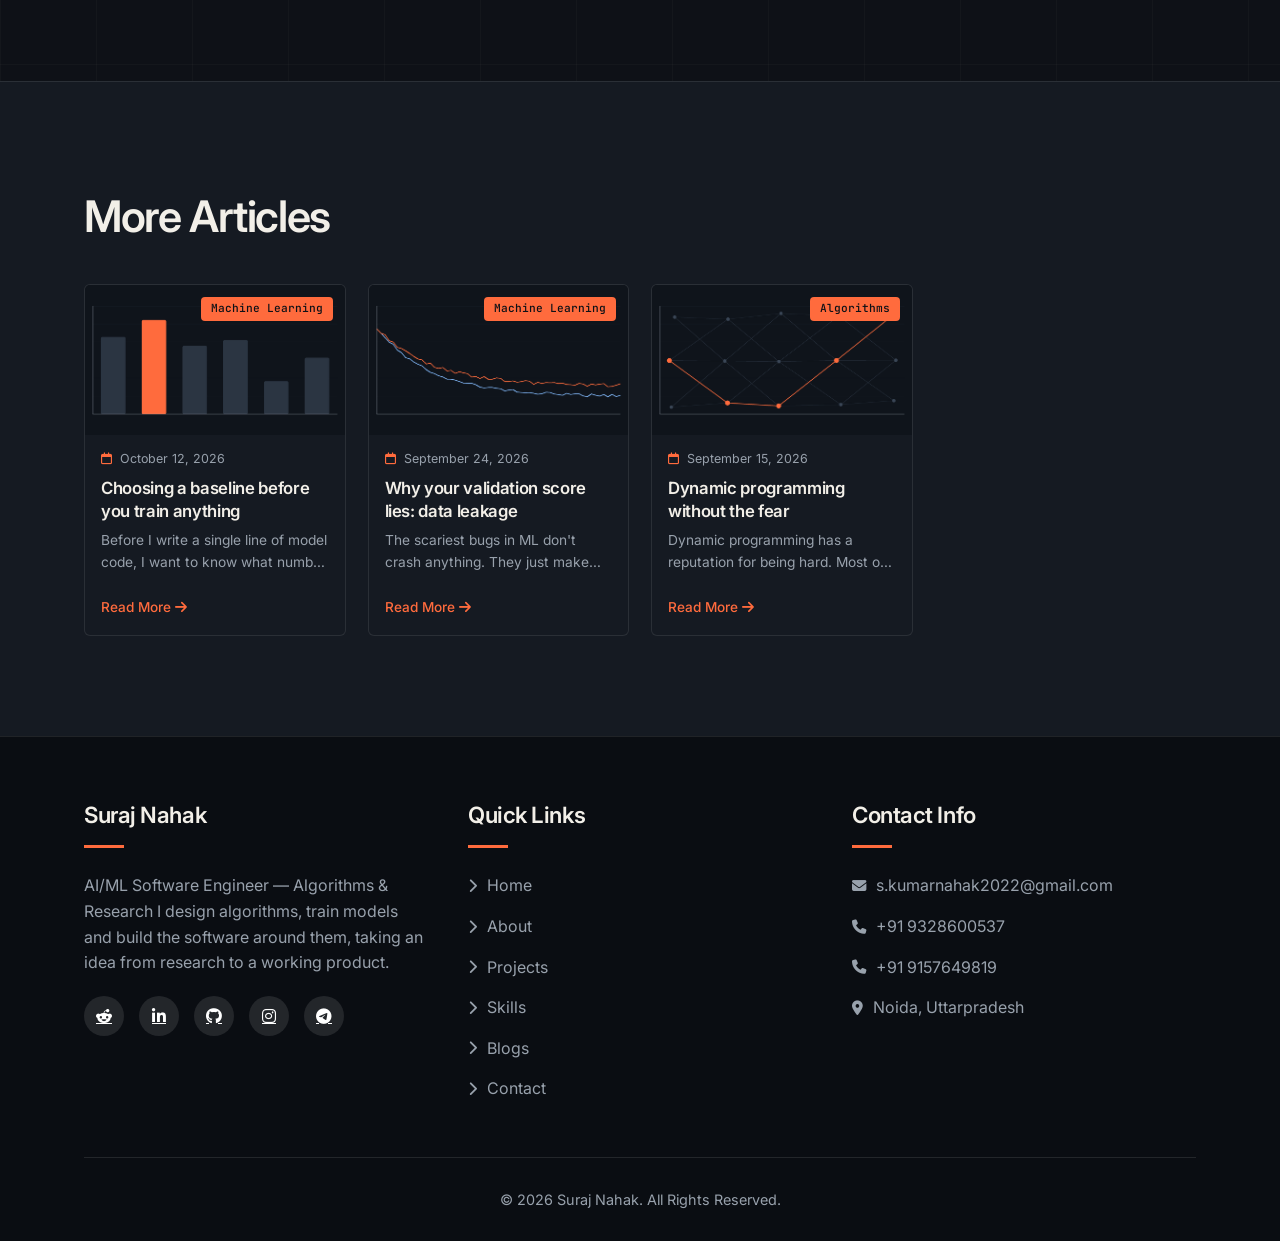
<file: blog/notebook-to-production-model-service.html>
<!DOCTYPE html>
<html lang="en" class="theme-dark">
<head>
    <meta charset="UTF-8">
    <base href="../">
    <meta name="viewport" content="width=device-width, initial-scale=1.0">
    <!-- SEO:START (made by tools/build.js, edit there) -->
    <title>From notebook to service: packaging a model | Suraj Nahak</title>
    <meta name="description" content="A model that only runs in your notebook isn&#39;t finished. This is the minimum I do to turn one into something other people can actually call.">
    <meta name="robots" content="index, follow, max-image-preview:large">
    <meta name="author" content="Suraj Nahak">
    <link rel="canonical" href="https://surajnahak.in/blog/notebook-to-production-model-service.html">
    <meta property="og:site_name" content="Suraj Nahak">
    <meta property="og:type" content="article">
    <meta property="og:title" content="From notebook to service: packaging a model | Suraj Nahak">
    <meta property="og:description" content="A model that only runs in your notebook isn&#39;t finished. This is the minimum I do to turn one into something other people can actually call.">
    <meta property="og:url" content="https://surajnahak.in/blog/notebook-to-production-model-service.html">
    <meta property="og:image" content="https://surajnahak.in/uploads/blog_images/demo-from-notebook-to-service-packaging-a-mod.png">
    <meta name="twitter:card" content="summary_large_image">
    <meta name="twitter:title" content="From notebook to service: packaging a model | Suraj Nahak">
    <meta name="twitter:description" content="A model that only runs in your notebook isn&#39;t finished. This is the minimum I do to turn one into something other people can actually call.">
    <meta name="twitter:image" content="https://surajnahak.in/uploads/blog_images/demo-from-notebook-to-service-packaging-a-mod.png">
    <meta property="article:published_time" content="2026-09-06">
    <meta property="article:tag" content="MLOps">
    <meta property="article:tag" content="Docker">
    <meta property="article:tag" content="Deployment">
    <script type="application/ld+json">{"@context":"https://schema.org","@type":"BlogPosting","headline":"From notebook to service: packaging a model","description":"A model that only runs in your notebook isn't finished. This is the minimum I do to turn one into something other people can actually call.","datePublished":"2026-09-06","dateModified":"2026-09-06","url":"https://surajnahak.in/blog/notebook-to-production-model-service.html","mainEntityOfPage":"https://surajnahak.in/blog/notebook-to-production-model-service.html","image":"https://surajnahak.in/uploads/blog_images/demo-from-notebook-to-service-packaging-a-mod.png","articleSection":"MLOps","keywords":"MLOps, Docker, Deployment","wordCount":468,"author":{"@type":"Person","name":"Suraj Nahak","url":"https://surajnahak.in/"},"publisher":{"@type":"Person","name":"Suraj Nahak","url":"https://surajnahak.in/"}}</script>
    <!-- SEO:END -->
    <link rel="icon" href="img/favicon.svg" type="image/svg+xml">
    <link rel="icon" href="img/favicon-32.png" sizes="32x32" type="image/png">
    <link rel="apple-touch-icon" href="img/apple-touch-icon.png">
    <link rel="stylesheet" href="https://cdnjs.cloudflare.com/ajax/libs/font-awesome/6.4.0/css/all.min.css">
    <link href="https://fonts.googleapis.com/css2?family=Inter:wght@400;500;600;700&family=JetBrains+Mono:wght@400;500&display=swap" rel="stylesheet">
    <link rel="stylesheet" href="css/blogs.css">
    <!-- Site theme: loaded after the page stylesheet on every page so it wins -->
    <link rel="stylesheet" href="css/theme-dark.css">
</head>

<body data-page="article">
    <!-- Header -->
    <header>
        <div class="container header-container">
            <a href="index.html" class="logo">Suraj<span>Nahak</span></a>
            <nav>
                <ul>
                    <li><a href="index.html#hero" class="nav-link">Home</a></li>
                    <li><a href="index.html#about" class="nav-link">About</a></li>
                    <li><a href="projects.html" class="nav-link">Projects</a></li>
                    <li><a href="index.html#skills" class="nav-link">Skills</a></li>
                    <li><a href="blogs.html" class="nav-link active">Blogs</a></li>
                    <li><a href="research.html" class="nav-link">Research</a></li>
                    <li><a href="index.html#contact" class="nav-link">Contact</a></li>
                </ul>
            </nav>
            <button class="mobile-menu-btn">
                <i class="fas fa-bars"></i>
            </button>
            <button class="close-menu-btn" aria-label="Close menu">
                <i class="fas fa-times"></i>
            </button>
        </div>
    </header>

    <section class="blog-hero">
        <div class="container">
            <div class="hero-content" id="detail-hero">
                <span class="blog-category">MLOps</span>
                <h1>From notebook to service: packaging a model</h1>
                <p><i class="far fa-calendar"></i> <time datetime="2026-09-06">September 06, 2026</time>
                    &nbsp;&nbsp;
                    <i class="fas fa-user"></i> Suraj Nahak</p>
            </div>
        </div>
    </section>

    <section class="blog-content">
        <div class="container" style="max-width: 800px;" id="detail-body">
            <img src="uploads/blog_images/demo-from-notebook-to-service-packaging-a-mod.png" alt="From notebook to service: packaging a model" style="width:100%; border-radius:12px; margin-bottom:2rem;">
            <div class="blog-tags" style="margin-bottom:2rem;">
                <span class="blog-tag">MLOps</span><span class="blog-tag">Docker</span><span class="blog-tag">Deployment</span>
            </div>
            <article class="blog-detail-body"><p>Every ML project I've worked on hits the same point: the model works in the notebook, and someone asks "great, how do we use it?" The honest answer is usually "you'd have to run my notebook, in my environment, with the cells in the right order."</p><p>This post covers the minimum I do now to get from that point to a small service someone else can run. Nothing fancy, just the parts that tend to get skipped.</p><h2>Get the logic out of the notebook</h2><p>First, I move the preprocessing and prediction code into a plain Python module. The notebook is fine for exploring, but it hides state: a variable defined in a cell you deleted, or a cell that was run twice. A module run from a clean start can't hide anything.</p><p>The most important part is to save the preprocessing <em>with</em> the model. If the scaler or encoder lives in a separate step, sooner or later someone will use the wrong one.</p><pre><code>import joblib
from sklearn.pipeline import make_pipeline

pipeline = make_pipeline(preprocessor, model)
pipeline.fit(X_train, y_train)
joblib.dump(pipeline, &quot;model.joblib&quot;)</code></pre><h2>Wrap it in a tiny API</h2><p>I usually reach for FastAPI because it validates the input for me. If a request is missing a field, the caller gets a clear error instead of a confusing stack trace from deep inside scikit-learn.</p><pre><code>from fastapi import FastAPI
from pydantic import BaseModel
import joblib

app = FastAPI()
pipeline = joblib.load(&quot;model.joblib&quot;)  # load once at startup, not per request
MODEL_VERSION = &quot;2026-09-01&quot;

class Features(BaseModel):
    age: int
    plan: str
    monthly_usage: float

@app.post(&quot;/predict&quot;)
def predict(f: Features):
    row = [[f.age, f.plan, f.monthly_usage]]
    score = float(pipeline.predict_proba(row)[0, 1])
    return {&quot;score&quot;: score, &quot;model_version&quot;: MODEL_VERSION}</code></pre><p>Returning the model version with every prediction seems minor, but it's the first thing you want when someone reports a strange result two months later.</p><h2>Put it in a container</h2><p>A Dockerfile pins the Python version and dependencies, so "works on my machine" becomes "works on any machine with Docker".</p><pre><code>FROM python:3.11-slim
WORKDIR /app
COPY requirements.txt .
RUN pip install --no-cache-dir -r requirements.txt
COPY . .
CMD [&quot;uvicorn&quot;, &quot;service:app&quot;, &quot;--host&quot;, &quot;0.0.0.0&quot;, &quot;--port&quot;, &quot;8000&quot;]</code></pre><p>Pin exact versions in <code>requirements.txt</code>, especially scikit-learn. A model pickled with one version is not guaranteed to load correctly in another.</p><h2>A short checklist before calling it done</h2><ul><li>Can someone build and run it from the README alone?</li><li>Is there a <code>/health</code> endpoint for whatever runs the container?</li><li>Does one test send a real example through the API and check the response shape?</li><li>Are predictions logged somewhere, so you can monitor them later?</li></ul><p>None of this is hard, but it's the difference between a model and a product. A model that people can actually call is usually more valuable than a slightly better one stuck in a notebook.</p></article>
            <div style="margin-top:3rem;">
                <a href="blogs.html" class="btn"><i class="fas fa-arrow-left"></i> Back to Blogs</a>
            </div>
        </div>
    </section>

    <section class="blog-content" style="background: var(--light);" id="related-section">
        <div class="container">
            <h2 style="margin-bottom:2rem;">More Articles</h2>
            <div class="blog-grid" id="related-list">
            <div class="blog-card">
                <div class="blog-header">
                    <span class="blog-category">Machine Learning</span>
                    <div class="blog-image" style="background-image: url('uploads/blog_images/demo-choosing-a-baseline-before-you-train-any.png')"></div>
                </div>
                <div class="blog-body">
                    <div class="blog-date"><i class="far fa-calendar"></i> October 12, 2026</div>
                    <h3 class="blog-title"><a href="blog/choosing-a-baseline.html" style="color:inherit; text-decoration:none;">Choosing a baseline before you train anything</a></h3>
                    <p class="blog-excerpt">Before I write a single line of model code, I want to know what number I&#39;m trying to beat. Here&#39;s why, and how I pick it.</p>
                    <a href="blog/choosing-a-baseline.html" class="read-more">Read More <i class="fas fa-arrow-right"></i></a>
                </div>
            </div>
            <div class="blog-card">
                <div class="blog-header">
                    <span class="blog-category">Machine Learning</span>
                    <div class="blog-image" style="background-image: url('uploads/blog_images/demo-why-your-validation-score-lies-data-leak.png')"></div>
                </div>
                <div class="blog-body">
                    <div class="blog-date"><i class="far fa-calendar"></i> September 24, 2026</div>
                    <h3 class="blog-title"><a href="blog/data-leakage-validation.html" style="color:inherit; text-decoration:none;">Why your validation score lies: data leakage</a></h3>
                    <p class="blog-excerpt">The scariest bugs in ML don&#39;t crash anything. They just make your validation score look better than it should. Some leaks I&#39;ve learned to check for.</p>
                    <a href="blog/data-leakage-validation.html" class="read-more">Read More <i class="fas fa-arrow-right"></i></a>
                </div>
            </div>
            <div class="blog-card">
                <div class="blog-header">
                    <span class="blog-category">Algorithms</span>
                    <div class="blog-image" style="background-image: url('uploads/blog_images/demo-dynamic-programming-without-the-fear.png')"></div>
                </div>
                <div class="blog-body">
                    <div class="blog-date"><i class="far fa-calendar"></i> September 15, 2026</div>
                    <h3 class="blog-title"><a href="blog/dynamic-programming-explained.html" style="color:inherit; text-decoration:none;">Dynamic programming without the fear</a></h3>
                    <p class="blog-excerpt">Dynamic programming has a reputation for being hard. Most of the difficulty goes away once you write the slow recursive version first.</p>
                    <a href="blog/dynamic-programming-explained.html" class="read-more">Read More <i class="fas fa-arrow-right"></i></a>
                </div>
            </div>
            </div>
        </div>
    </section>

    <!-- Footer: filled in by js/site.js -->
    <footer></footer>

    <script src="js/data.js"></script>
    <script src="js/site.js"></script>
    <script src="js/script.js"></script>
</body>

</html>
</file>
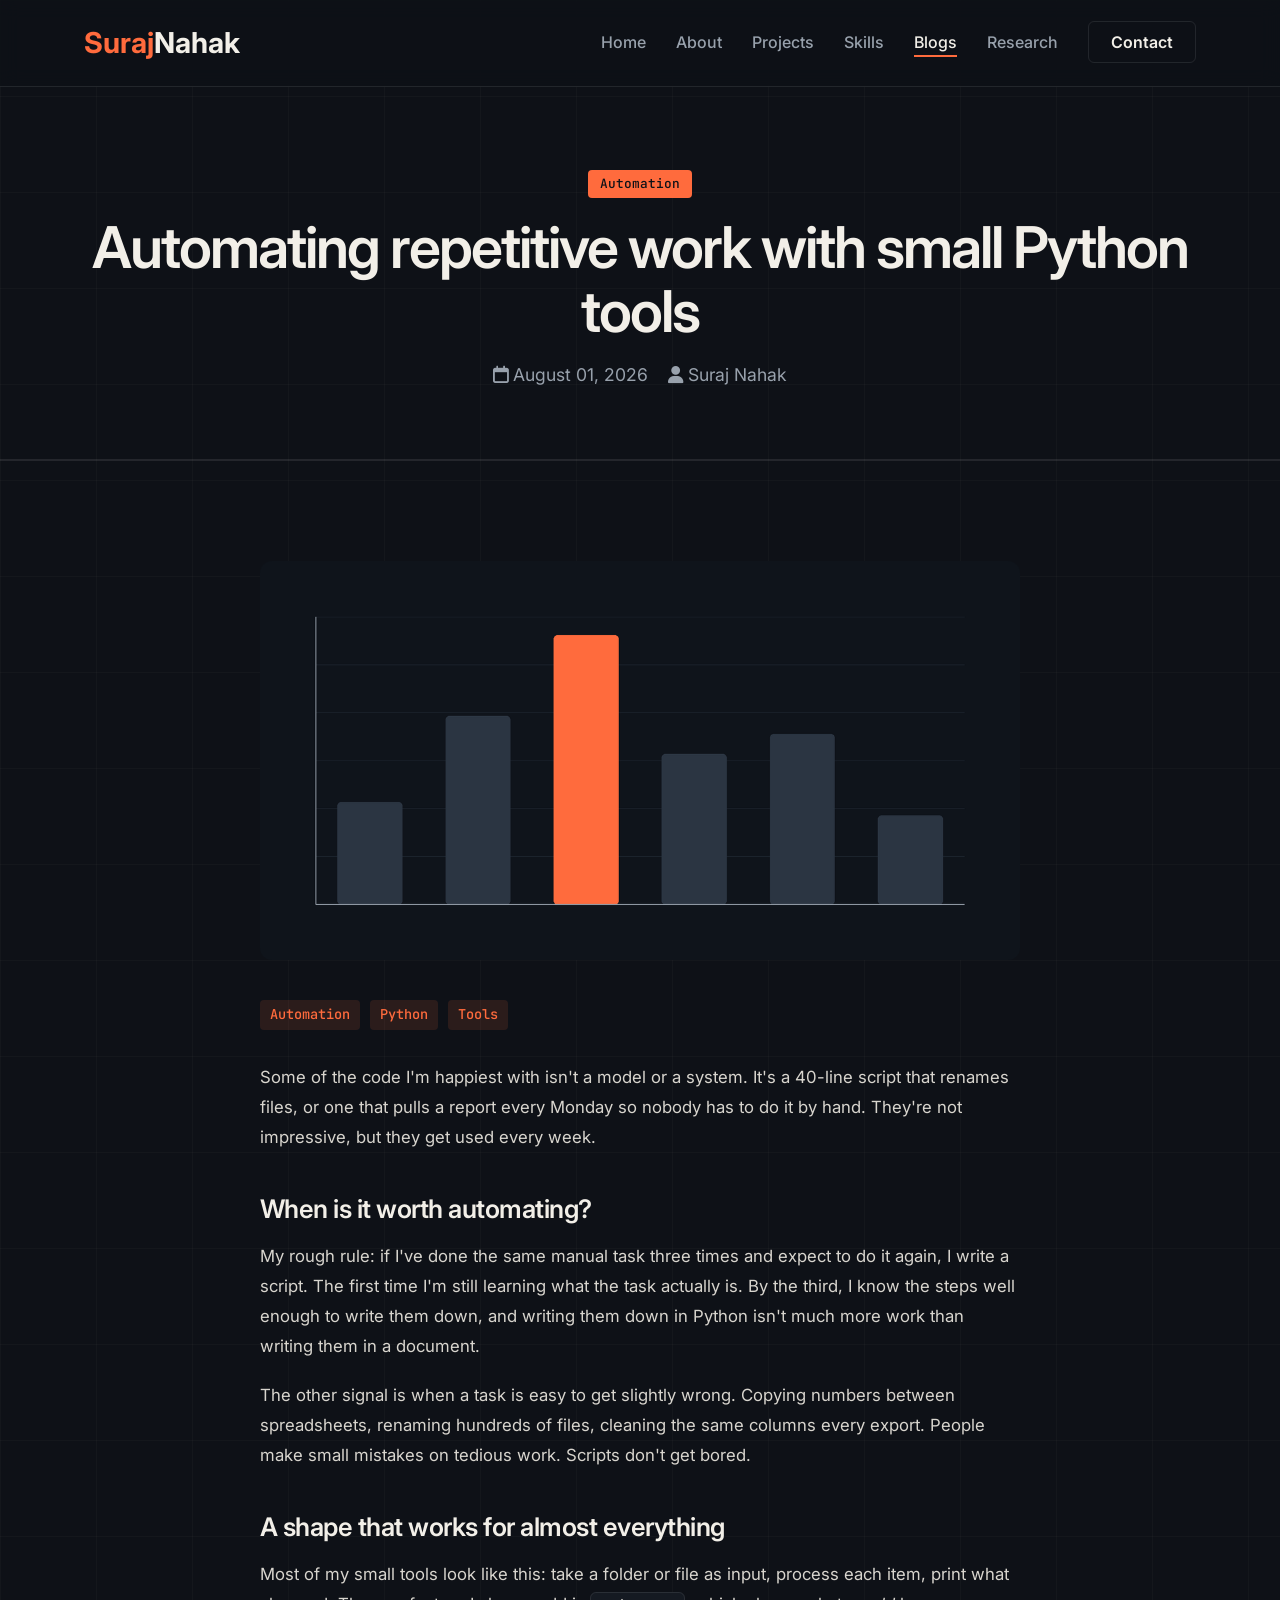
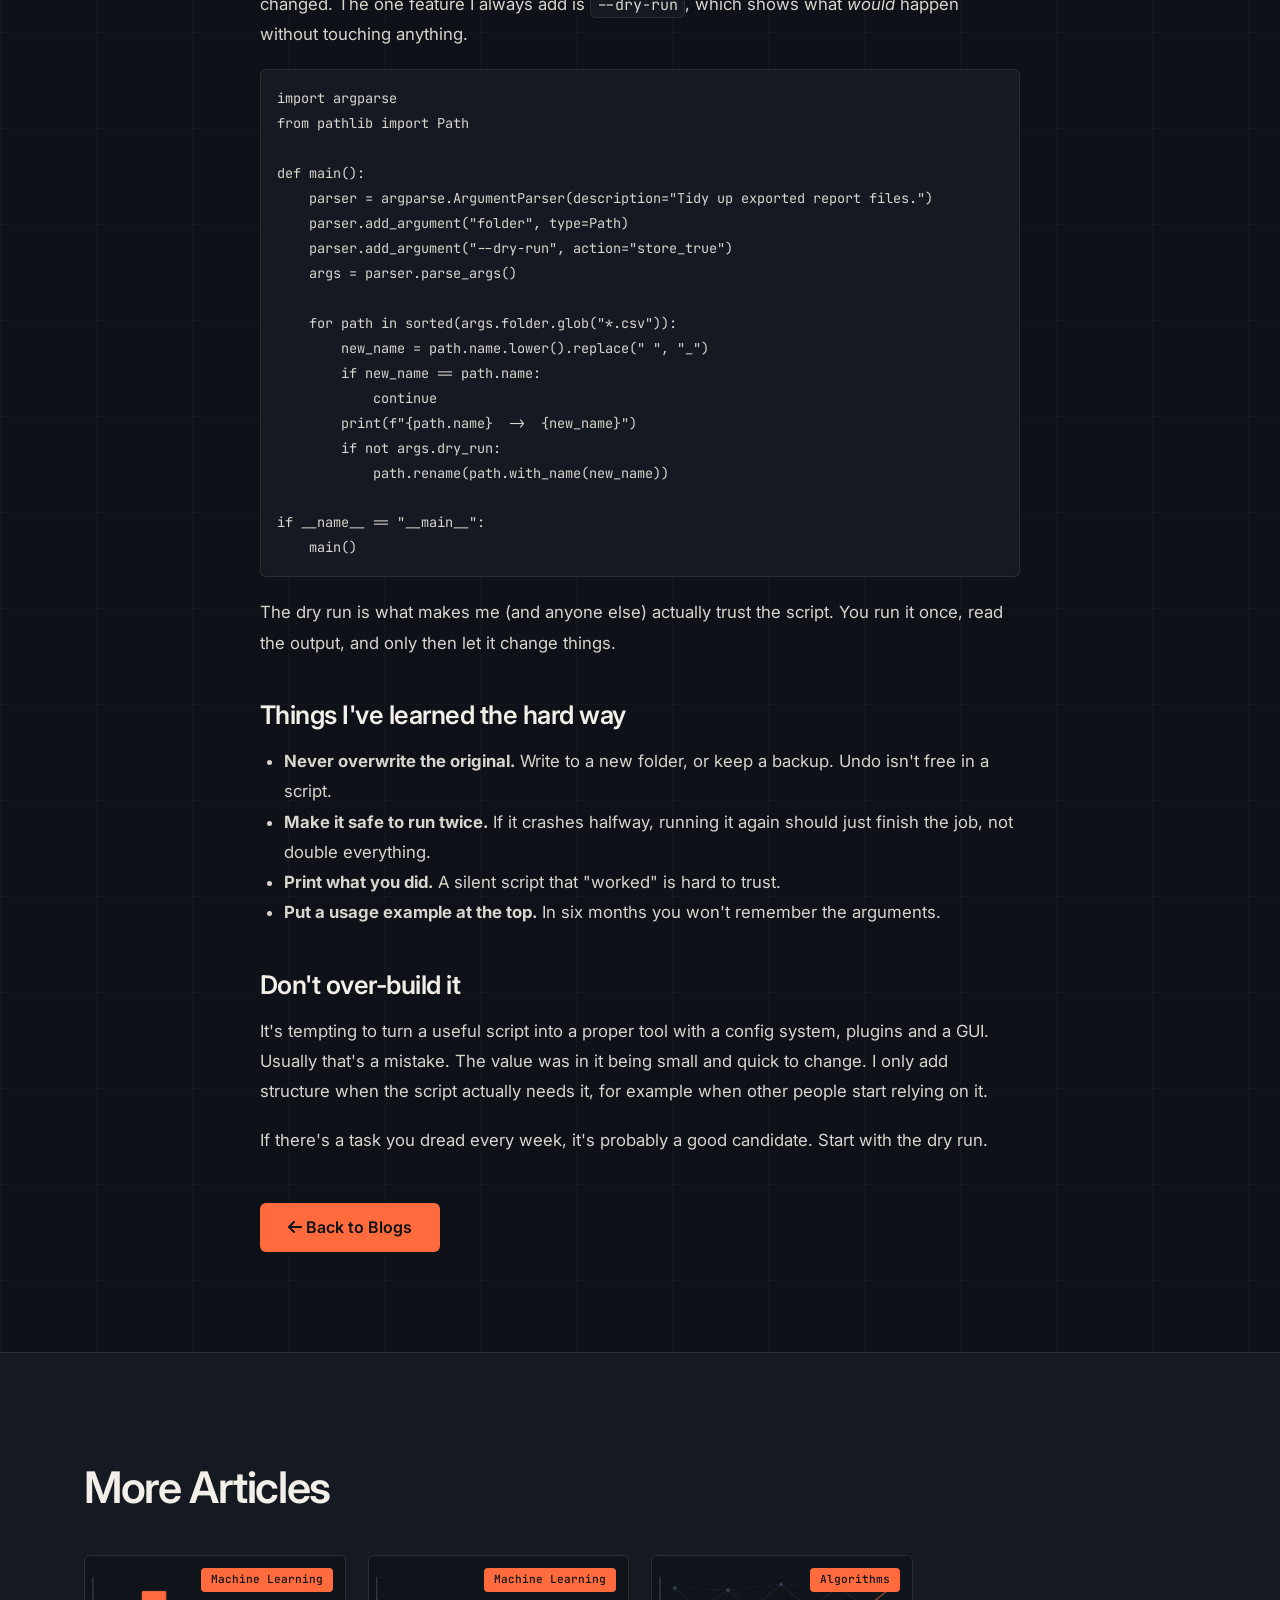
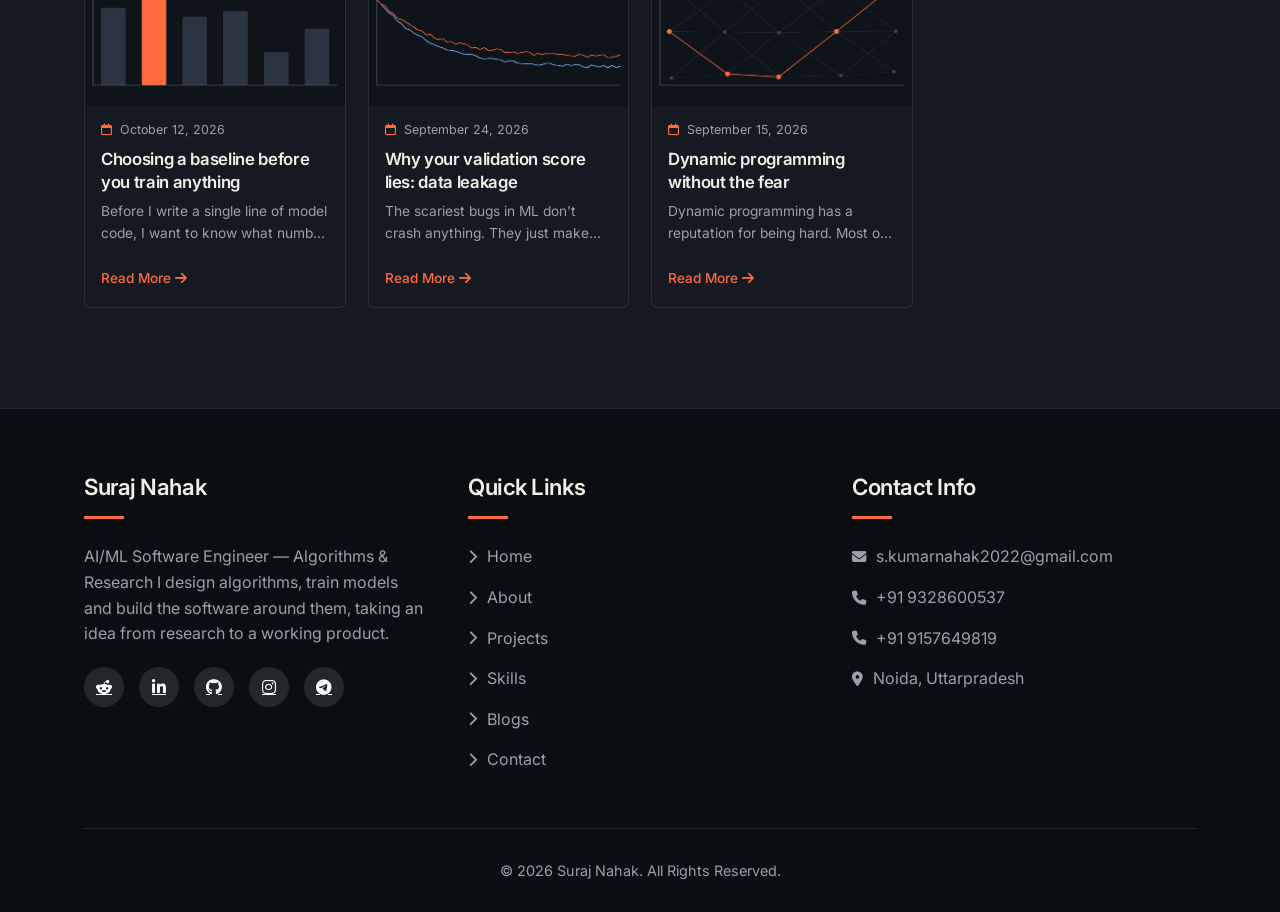
<file: blog/python-automation-scripts.html>
<!DOCTYPE html>
<html lang="en" class="theme-dark">
<head>
    <meta charset="UTF-8">
    <base href="../">
    <meta name="viewport" content="width=device-width, initial-scale=1.0">
    <!-- SEO:START (made by tools/build.js, edit there) -->
    <title>Automating repetitive work with small Python tools | Suraj Nahak</title>
    <meta name="description" content="Some of the most useful code I&#39;ve written is under 50 lines. Why I keep writing small scripts for the boring parts of my work, and how I keep them safe to…">
    <meta name="robots" content="index, follow, max-image-preview:large">
    <meta name="author" content="Suraj Nahak">
    <link rel="canonical" href="https://surajnahak.in/blog/python-automation-scripts.html">
    <meta property="og:site_name" content="Suraj Nahak">
    <meta property="og:type" content="article">
    <meta property="og:title" content="Automating repetitive work with small Python tools | Suraj Nahak">
    <meta property="og:description" content="Some of the most useful code I&#39;ve written is under 50 lines. Why I keep writing small scripts for the boring parts of my work, and how I keep them safe to…">
    <meta property="og:url" content="https://surajnahak.in/blog/python-automation-scripts.html">
    <meta property="og:image" content="https://surajnahak.in/uploads/blog_images/demo-automating-repetitive-work-with-small-py.png">
    <meta name="twitter:card" content="summary_large_image">
    <meta name="twitter:title" content="Automating repetitive work with small Python tools | Suraj Nahak">
    <meta name="twitter:description" content="Some of the most useful code I&#39;ve written is under 50 lines. Why I keep writing small scripts for the boring parts of my work, and how I keep them safe to…">
    <meta name="twitter:image" content="https://surajnahak.in/uploads/blog_images/demo-automating-repetitive-work-with-small-py.png">
    <meta property="article:published_time" content="2026-08-01">
    <meta property="article:tag" content="Automation">
    <meta property="article:tag" content="Python">
    <meta property="article:tag" content="Tools">
    <script type="application/ld+json">{"@context":"https://schema.org","@type":"BlogPosting","headline":"Automating repetitive work with small Python tools","description":"Some of the most useful code I've written is under 50 lines. Why I keep writing small scripts for the boring parts of my work, and how I keep them safe to…","datePublished":"2026-08-01","dateModified":"2026-08-01","url":"https://surajnahak.in/blog/python-automation-scripts.html","mainEntityOfPage":"https://surajnahak.in/blog/python-automation-scripts.html","image":"https://surajnahak.in/uploads/blog_images/demo-automating-repetitive-work-with-small-py.png","articleSection":"Automation","keywords":"Automation, Python, Tools","wordCount":433,"author":{"@type":"Person","name":"Suraj Nahak","url":"https://surajnahak.in/"},"publisher":{"@type":"Person","name":"Suraj Nahak","url":"https://surajnahak.in/"}}</script>
    <!-- SEO:END -->
    <link rel="icon" href="img/favicon.svg" type="image/svg+xml">
    <link rel="icon" href="img/favicon-32.png" sizes="32x32" type="image/png">
    <link rel="apple-touch-icon" href="img/apple-touch-icon.png">
    <link rel="stylesheet" href="https://cdnjs.cloudflare.com/ajax/libs/font-awesome/6.4.0/css/all.min.css">
    <link href="https://fonts.googleapis.com/css2?family=Inter:wght@400;500;600;700&family=JetBrains+Mono:wght@400;500&display=swap" rel="stylesheet">
    <link rel="stylesheet" href="css/blogs.css">
    <!-- Site theme: loaded after the page stylesheet on every page so it wins -->
    <link rel="stylesheet" href="css/theme-dark.css">
</head>

<body data-page="article">
    <!-- Header -->
    <header>
        <div class="container header-container">
            <a href="index.html" class="logo">Suraj<span>Nahak</span></a>
            <nav>
                <ul>
                    <li><a href="index.html#hero" class="nav-link">Home</a></li>
                    <li><a href="index.html#about" class="nav-link">About</a></li>
                    <li><a href="projects.html" class="nav-link">Projects</a></li>
                    <li><a href="index.html#skills" class="nav-link">Skills</a></li>
                    <li><a href="blogs.html" class="nav-link active">Blogs</a></li>
                    <li><a href="research.html" class="nav-link">Research</a></li>
                    <li><a href="index.html#contact" class="nav-link">Contact</a></li>
                </ul>
            </nav>
            <button class="mobile-menu-btn">
                <i class="fas fa-bars"></i>
            </button>
            <button class="close-menu-btn" aria-label="Close menu">
                <i class="fas fa-times"></i>
            </button>
        </div>
    </header>

    <section class="blog-hero">
        <div class="container">
            <div class="hero-content" id="detail-hero">
                <span class="blog-category">Automation</span>
                <h1>Automating repetitive work with small Python tools</h1>
                <p><i class="far fa-calendar"></i> <time datetime="2026-08-01">August 01, 2026</time>
                    &nbsp;&nbsp;
                    <i class="fas fa-user"></i> Suraj Nahak</p>
            </div>
        </div>
    </section>

    <section class="blog-content">
        <div class="container" style="max-width: 800px;" id="detail-body">
            <img src="uploads/blog_images/demo-automating-repetitive-work-with-small-py.png" alt="Automating repetitive work with small Python tools" style="width:100%; border-radius:12px; margin-bottom:2rem;">
            <div class="blog-tags" style="margin-bottom:2rem;">
                <span class="blog-tag">Automation</span><span class="blog-tag">Python</span><span class="blog-tag">Tools</span>
            </div>
            <article class="blog-detail-body"><p>Some of the code I'm happiest with isn't a model or a system. It's a 40-line script that renames files, or one that pulls a report every Monday so nobody has to do it by hand. They're not impressive, but they get used every week.</p><h2>When is it worth automating?</h2><p>My rough rule: if I've done the same manual task three times and expect to do it again, I write a script. The first time I'm still learning what the task actually is. By the third, I know the steps well enough to write them down, and writing them down in Python isn't much more work than writing them in a document.</p><p>The other signal is when a task is easy to get slightly wrong. Copying numbers between spreadsheets, renaming hundreds of files, cleaning the same columns every export. People make small mistakes on tedious work. Scripts don't get bored.</p><h2>A shape that works for almost everything</h2><p>Most of my small tools look like this: take a folder or file as input, process each item, print what changed. The one feature I always add is <code>--dry-run</code>, which shows what <em>would</em> happen without touching anything.</p><pre><code>import argparse
from pathlib import Path

def main():
    parser = argparse.ArgumentParser(description=&quot;Tidy up exported report files.&quot;)
    parser.add_argument(&quot;folder&quot;, type=Path)
    parser.add_argument(&quot;--dry-run&quot;, action=&quot;store_true&quot;)
    args = parser.parse_args()

    for path in sorted(args.folder.glob(&quot;*.csv&quot;)):
        new_name = path.name.lower().replace(&quot; &quot;, &quot;_&quot;)
        if new_name == path.name:
            continue
        print(f&quot;{path.name}  -&gt;  {new_name}&quot;)
        if not args.dry_run:
            path.rename(path.with_name(new_name))

if __name__ == &quot;__main__&quot;:
    main()</code></pre><p>The dry run is what makes me (and anyone else) actually trust the script. You run it once, read the output, and only then let it change things.</p><h2>Things I've learned the hard way</h2><ul><li><strong>Never overwrite the original.</strong> Write to a new folder, or keep a backup. Undo isn't free in a script.</li><li><strong>Make it safe to run twice.</strong> If it crashes halfway, running it again should just finish the job, not double everything.</li><li><strong>Print what you did.</strong> A silent script that "worked" is hard to trust.</li><li><strong>Put a usage example at the top.</strong> In six months you won't remember the arguments.</li></ul><h2>Don't over-build it</h2><p>It's tempting to turn a useful script into a proper tool with a config system, plugins and a GUI. Usually that's a mistake. The value was in it being small and quick to change. I only add structure when the script actually needs it, for example when other people start relying on it.</p><p>If there's a task you dread every week, it's probably a good candidate. Start with the dry run.</p></article>
            <div style="margin-top:3rem;">
                <a href="blogs.html" class="btn"><i class="fas fa-arrow-left"></i> Back to Blogs</a>
            </div>
        </div>
    </section>

    <section class="blog-content" style="background: var(--light);" id="related-section">
        <div class="container">
            <h2 style="margin-bottom:2rem;">More Articles</h2>
            <div class="blog-grid" id="related-list">
            <div class="blog-card">
                <div class="blog-header">
                    <span class="blog-category">Machine Learning</span>
                    <div class="blog-image" style="background-image: url('uploads/blog_images/demo-choosing-a-baseline-before-you-train-any.png')"></div>
                </div>
                <div class="blog-body">
                    <div class="blog-date"><i class="far fa-calendar"></i> October 12, 2026</div>
                    <h3 class="blog-title"><a href="blog/choosing-a-baseline.html" style="color:inherit; text-decoration:none;">Choosing a baseline before you train anything</a></h3>
                    <p class="blog-excerpt">Before I write a single line of model code, I want to know what number I&#39;m trying to beat. Here&#39;s why, and how I pick it.</p>
                    <a href="blog/choosing-a-baseline.html" class="read-more">Read More <i class="fas fa-arrow-right"></i></a>
                </div>
            </div>
            <div class="blog-card">
                <div class="blog-header">
                    <span class="blog-category">Machine Learning</span>
                    <div class="blog-image" style="background-image: url('uploads/blog_images/demo-why-your-validation-score-lies-data-leak.png')"></div>
                </div>
                <div class="blog-body">
                    <div class="blog-date"><i class="far fa-calendar"></i> September 24, 2026</div>
                    <h3 class="blog-title"><a href="blog/data-leakage-validation.html" style="color:inherit; text-decoration:none;">Why your validation score lies: data leakage</a></h3>
                    <p class="blog-excerpt">The scariest bugs in ML don&#39;t crash anything. They just make your validation score look better than it should. Some leaks I&#39;ve learned to check for.</p>
                    <a href="blog/data-leakage-validation.html" class="read-more">Read More <i class="fas fa-arrow-right"></i></a>
                </div>
            </div>
            <div class="blog-card">
                <div class="blog-header">
                    <span class="blog-category">Algorithms</span>
                    <div class="blog-image" style="background-image: url('uploads/blog_images/demo-dynamic-programming-without-the-fear.png')"></div>
                </div>
                <div class="blog-body">
                    <div class="blog-date"><i class="far fa-calendar"></i> September 15, 2026</div>
                    <h3 class="blog-title"><a href="blog/dynamic-programming-explained.html" style="color:inherit; text-decoration:none;">Dynamic programming without the fear</a></h3>
                    <p class="blog-excerpt">Dynamic programming has a reputation for being hard. Most of the difficulty goes away once you write the slow recursive version first.</p>
                    <a href="blog/dynamic-programming-explained.html" class="read-more">Read More <i class="fas fa-arrow-right"></i></a>
                </div>
            </div>
            </div>
        </div>
    </section>

    <!-- Footer: filled in by js/site.js -->
    <footer></footer>

    <script src="js/data.js"></script>
    <script src="js/site.js"></script>
    <script src="js/script.js"></script>
</body>

</html>
</file>
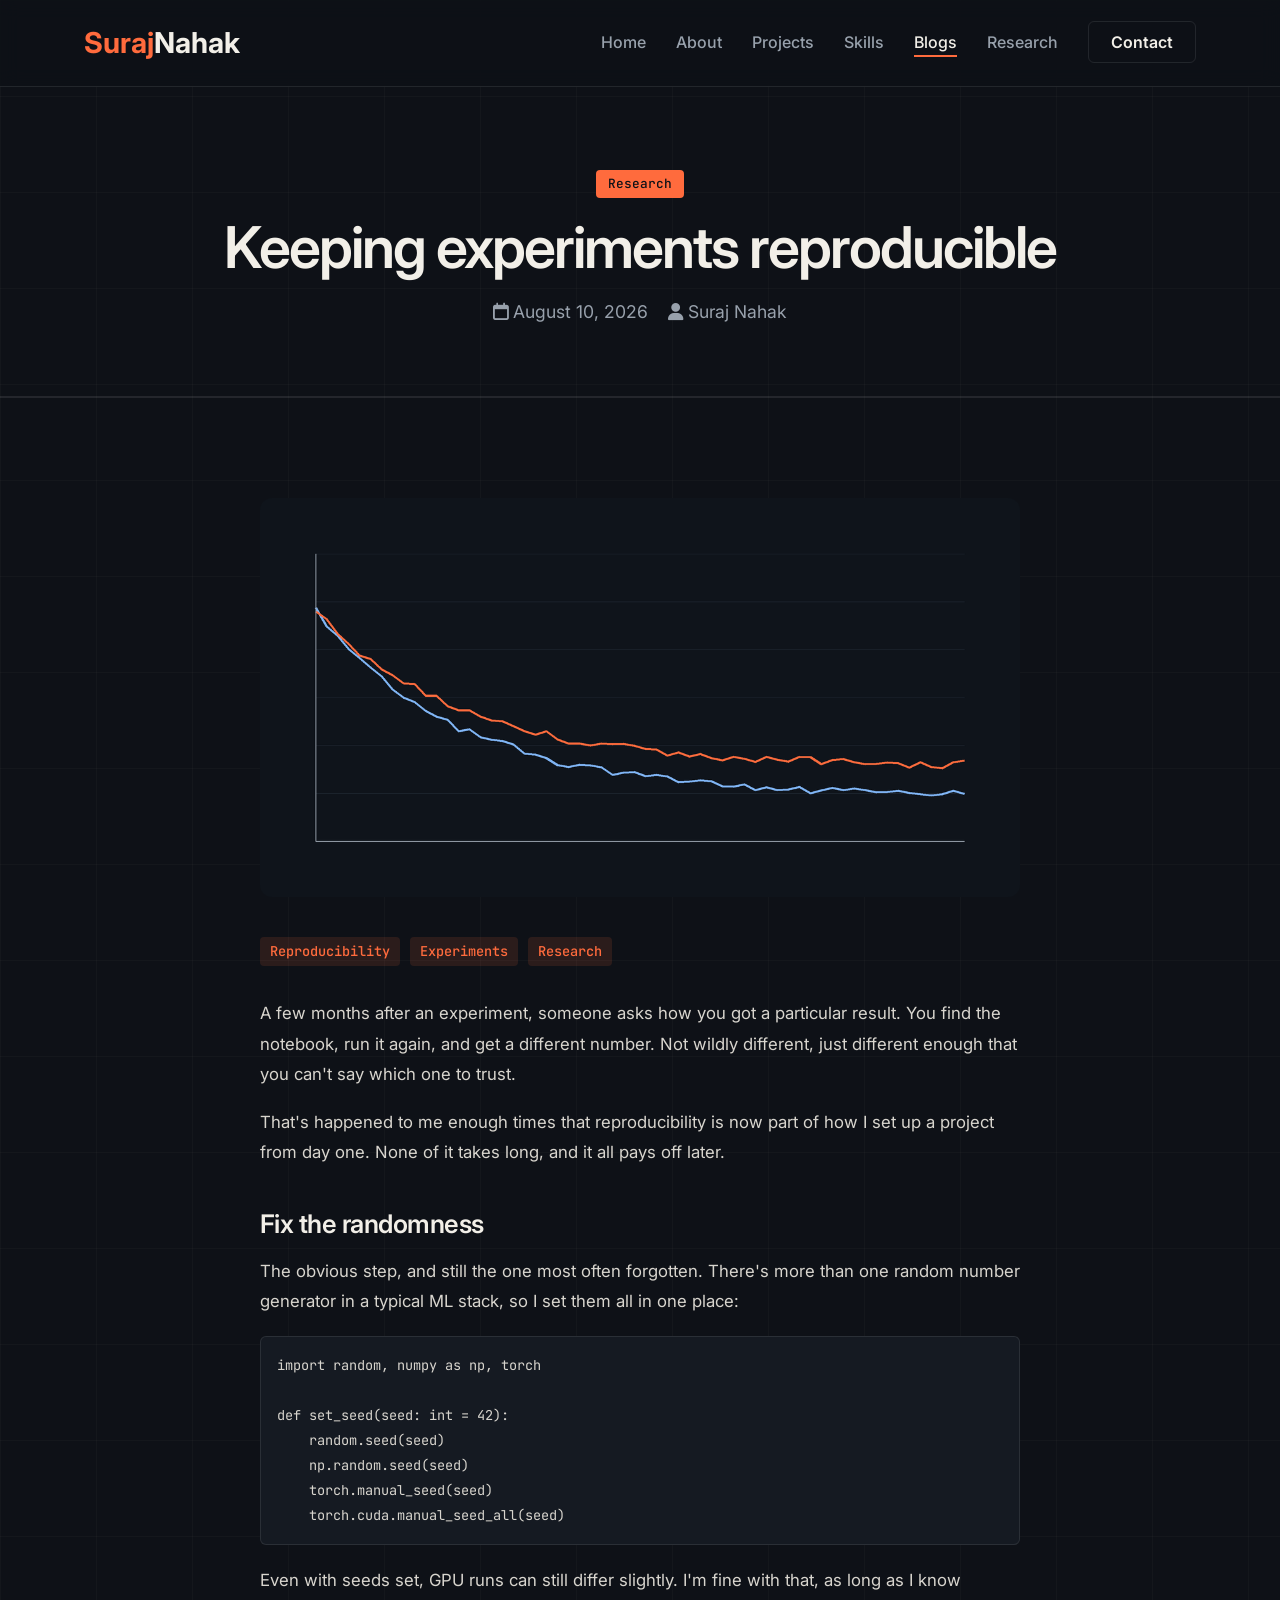
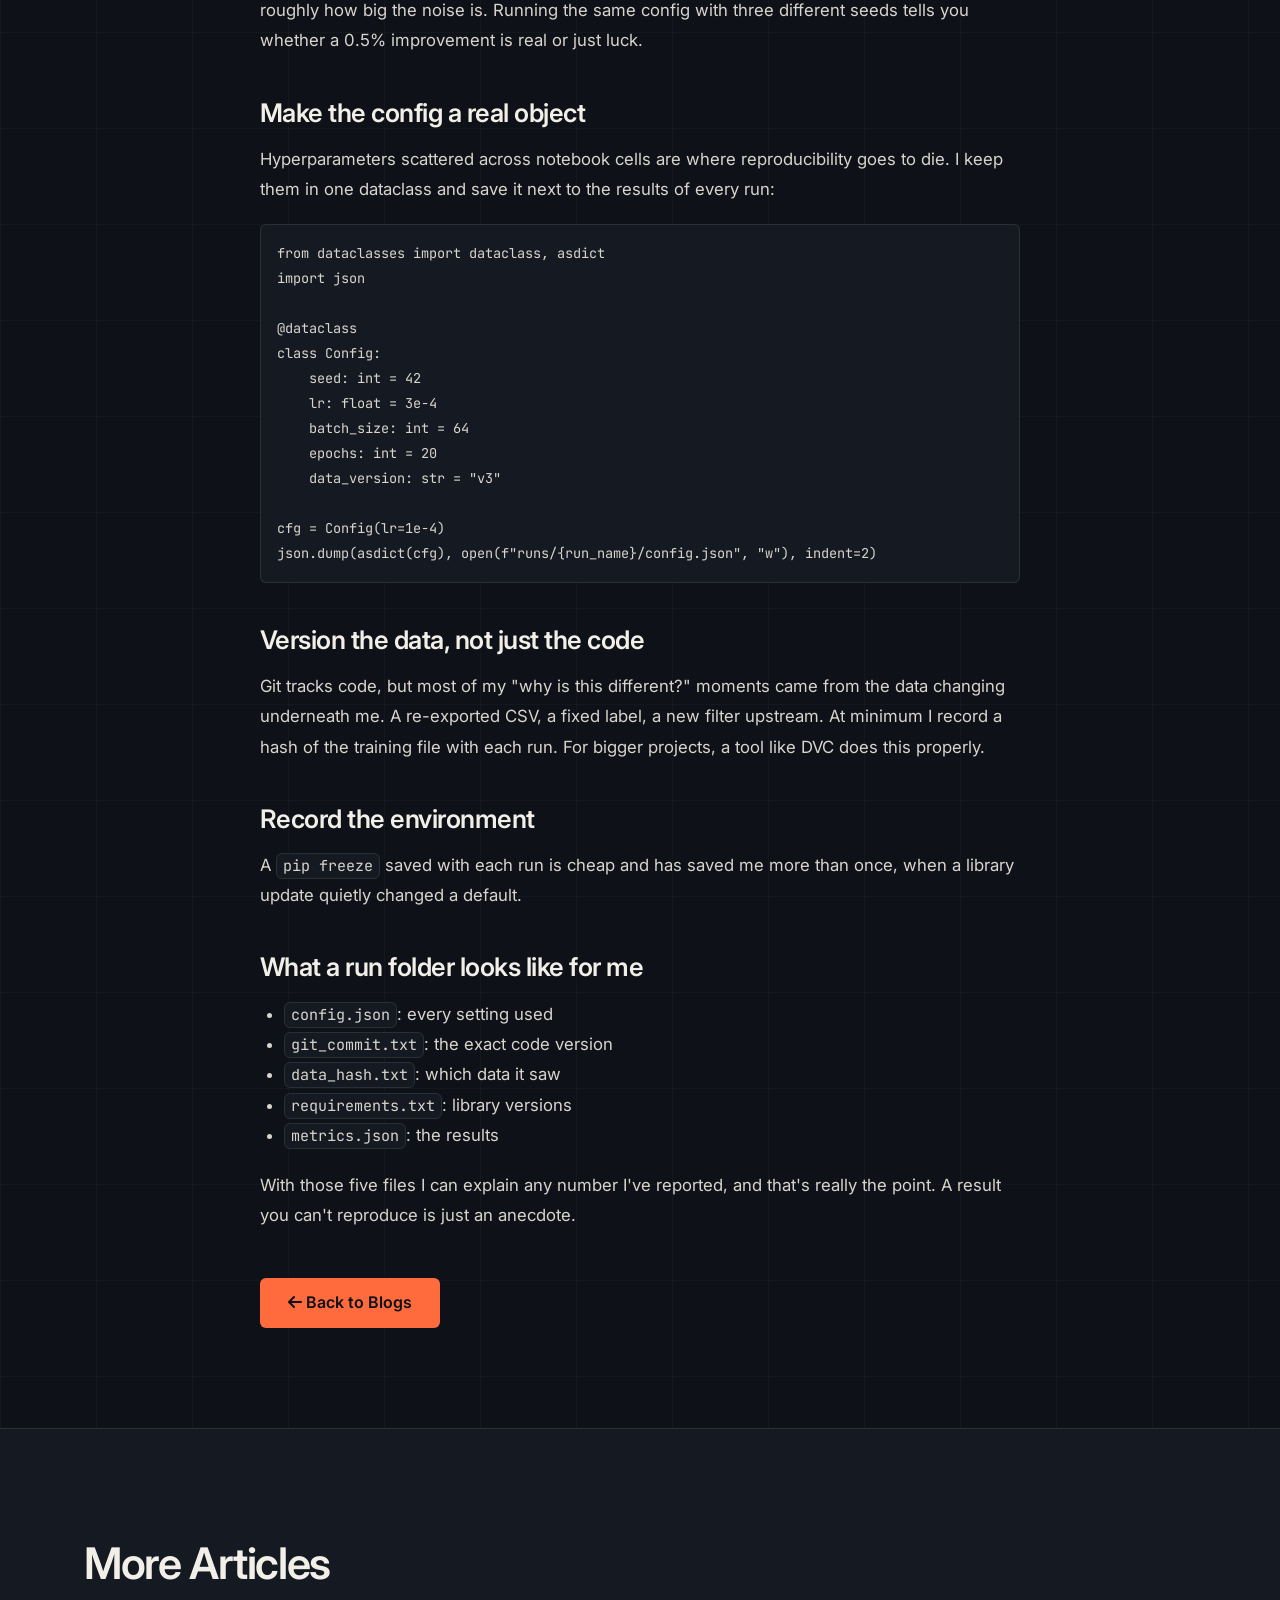
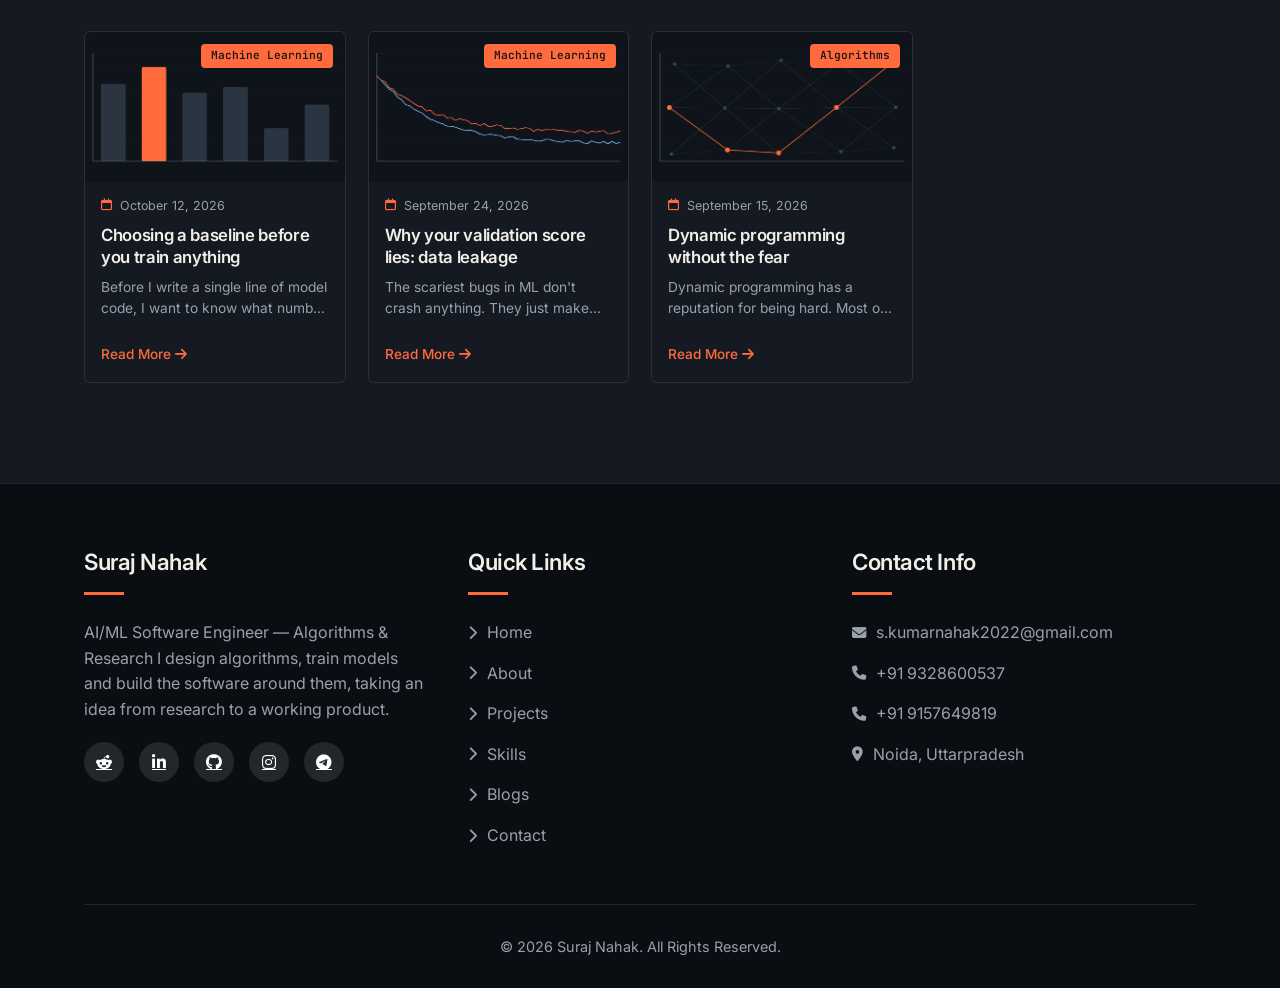
<file: blog/reproducible-ml-experiments.html>
<!DOCTYPE html>
<html lang="en" class="theme-dark">
<head>
    <meta charset="UTF-8">
    <base href="../">
    <meta name="viewport" content="width=device-width, initial-scale=1.0">
    <!-- SEO:START (made by tools/build.js, edit there) -->
    <title>Keeping experiments reproducible | Suraj Nahak</title>
    <meta name="description" content="If I can&#39;t rerun an experiment and get the same number, I don&#39;t really know what the number means. The small habits that keep my results reproducible.">
    <meta name="robots" content="index, follow, max-image-preview:large">
    <meta name="author" content="Suraj Nahak">
    <link rel="canonical" href="https://surajnahak.in/blog/reproducible-ml-experiments.html">
    <meta property="og:site_name" content="Suraj Nahak">
    <meta property="og:type" content="article">
    <meta property="og:title" content="Keeping experiments reproducible | Suraj Nahak">
    <meta property="og:description" content="If I can&#39;t rerun an experiment and get the same number, I don&#39;t really know what the number means. The small habits that keep my results reproducible.">
    <meta property="og:url" content="https://surajnahak.in/blog/reproducible-ml-experiments.html">
    <meta property="og:image" content="https://surajnahak.in/uploads/blog_images/demo-keeping-experiments-reproducible.png">
    <meta name="twitter:card" content="summary_large_image">
    <meta name="twitter:title" content="Keeping experiments reproducible | Suraj Nahak">
    <meta name="twitter:description" content="If I can&#39;t rerun an experiment and get the same number, I don&#39;t really know what the number means. The small habits that keep my results reproducible.">
    <meta name="twitter:image" content="https://surajnahak.in/uploads/blog_images/demo-keeping-experiments-reproducible.png">
    <meta property="article:published_time" content="2026-08-10">
    <meta property="article:tag" content="Reproducibility">
    <meta property="article:tag" content="Experiments">
    <meta property="article:tag" content="Research">
    <script type="application/ld+json">{"@context":"https://schema.org","@type":"BlogPosting","headline":"Keeping experiments reproducible","description":"If I can't rerun an experiment and get the same number, I don't really know what the number means. The small habits that keep my results reproducible.","datePublished":"2026-08-10","dateModified":"2026-08-10","url":"https://surajnahak.in/blog/reproducible-ml-experiments.html","mainEntityOfPage":"https://surajnahak.in/blog/reproducible-ml-experiments.html","image":"https://surajnahak.in/uploads/blog_images/demo-keeping-experiments-reproducible.png","articleSection":"Research","keywords":"Reproducibility, Experiments, Research","wordCount":381,"author":{"@type":"Person","name":"Suraj Nahak","url":"https://surajnahak.in/"},"publisher":{"@type":"Person","name":"Suraj Nahak","url":"https://surajnahak.in/"}}</script>
    <!-- SEO:END -->
    <link rel="icon" href="img/favicon.svg" type="image/svg+xml">
    <link rel="icon" href="img/favicon-32.png" sizes="32x32" type="image/png">
    <link rel="apple-touch-icon" href="img/apple-touch-icon.png">
    <link rel="stylesheet" href="https://cdnjs.cloudflare.com/ajax/libs/font-awesome/6.4.0/css/all.min.css">
    <link href="https://fonts.googleapis.com/css2?family=Inter:wght@400;500;600;700&family=JetBrains+Mono:wght@400;500&display=swap" rel="stylesheet">
    <link rel="stylesheet" href="css/blogs.css">
    <!-- Site theme: loaded after the page stylesheet on every page so it wins -->
    <link rel="stylesheet" href="css/theme-dark.css">
</head>

<body data-page="article">
    <!-- Header -->
    <header>
        <div class="container header-container">
            <a href="index.html" class="logo">Suraj<span>Nahak</span></a>
            <nav>
                <ul>
                    <li><a href="index.html#hero" class="nav-link">Home</a></li>
                    <li><a href="index.html#about" class="nav-link">About</a></li>
                    <li><a href="projects.html" class="nav-link">Projects</a></li>
                    <li><a href="index.html#skills" class="nav-link">Skills</a></li>
                    <li><a href="blogs.html" class="nav-link active">Blogs</a></li>
                    <li><a href="research.html" class="nav-link">Research</a></li>
                    <li><a href="index.html#contact" class="nav-link">Contact</a></li>
                </ul>
            </nav>
            <button class="mobile-menu-btn">
                <i class="fas fa-bars"></i>
            </button>
            <button class="close-menu-btn" aria-label="Close menu">
                <i class="fas fa-times"></i>
            </button>
        </div>
    </header>

    <section class="blog-hero">
        <div class="container">
            <div class="hero-content" id="detail-hero">
                <span class="blog-category">Research</span>
                <h1>Keeping experiments reproducible</h1>
                <p><i class="far fa-calendar"></i> <time datetime="2026-08-10">August 10, 2026</time>
                    &nbsp;&nbsp;
                    <i class="fas fa-user"></i> Suraj Nahak</p>
            </div>
        </div>
    </section>

    <section class="blog-content">
        <div class="container" style="max-width: 800px;" id="detail-body">
            <img src="uploads/blog_images/demo-keeping-experiments-reproducible.png" alt="Keeping experiments reproducible" style="width:100%; border-radius:12px; margin-bottom:2rem;">
            <div class="blog-tags" style="margin-bottom:2rem;">
                <span class="blog-tag">Reproducibility</span><span class="blog-tag">Experiments</span><span class="blog-tag">Research</span>
            </div>
            <article class="blog-detail-body"><p>A few months after an experiment, someone asks how you got a particular result. You find the notebook, run it again, and get a different number. Not wildly different, just different enough that you can't say which one to trust.</p><p>That's happened to me enough times that reproducibility is now part of how I set up a project from day one. None of it takes long, and it all pays off later.</p><h2>Fix the randomness</h2><p>The obvious step, and still the one most often forgotten. There's more than one random number generator in a typical ML stack, so I set them all in one place:</p><pre><code>import random, numpy as np, torch

def set_seed(seed: int = 42):
    random.seed(seed)
    np.random.seed(seed)
    torch.manual_seed(seed)
    torch.cuda.manual_seed_all(seed)</code></pre><p>Even with seeds set, GPU runs can still differ slightly. I'm fine with that, as long as I know roughly how big the noise is. Running the same config with three different seeds tells you whether a 0.5% improvement is real or just luck.</p><h2>Make the config a real object</h2><p>Hyperparameters scattered across notebook cells are where reproducibility goes to die. I keep them in one dataclass and save it next to the results of every run:</p><pre><code>from dataclasses import dataclass, asdict
import json

@dataclass
class Config:
    seed: int = 42
    lr: float = 3e-4
    batch_size: int = 64
    epochs: int = 20
    data_version: str = &quot;v3&quot;

cfg = Config(lr=1e-4)
json.dump(asdict(cfg), open(f&quot;runs/{run_name}/config.json&quot;, &quot;w&quot;), indent=2)</code></pre><h2>Version the data, not just the code</h2><p>Git tracks code, but most of my "why is this different?" moments came from the data changing underneath me. A re-exported CSV, a fixed label, a new filter upstream. At minimum I record a hash of the training file with each run. For bigger projects, a tool like DVC does this properly.</p><h2>Record the environment</h2><p>A <code>pip freeze</code> saved with each run is cheap and has saved me more than once, when a library update quietly changed a default.</p><h2>What a run folder looks like for me</h2><ul><li><code>config.json</code>: every setting used</li><li><code>git_commit.txt</code>: the exact code version</li><li><code>data_hash.txt</code>: which data it saw</li><li><code>requirements.txt</code>: library versions</li><li><code>metrics.json</code>: the results</li></ul><p>With those five files I can explain any number I've reported, and that's really the point. A result you can't reproduce is just an anecdote.</p></article>
            <div style="margin-top:3rem;">
                <a href="blogs.html" class="btn"><i class="fas fa-arrow-left"></i> Back to Blogs</a>
            </div>
        </div>
    </section>

    <section class="blog-content" style="background: var(--light);" id="related-section">
        <div class="container">
            <h2 style="margin-bottom:2rem;">More Articles</h2>
            <div class="blog-grid" id="related-list">
            <div class="blog-card">
                <div class="blog-header">
                    <span class="blog-category">Machine Learning</span>
                    <div class="blog-image" style="background-image: url('uploads/blog_images/demo-choosing-a-baseline-before-you-train-any.png')"></div>
                </div>
                <div class="blog-body">
                    <div class="blog-date"><i class="far fa-calendar"></i> October 12, 2026</div>
                    <h3 class="blog-title"><a href="blog/choosing-a-baseline.html" style="color:inherit; text-decoration:none;">Choosing a baseline before you train anything</a></h3>
                    <p class="blog-excerpt">Before I write a single line of model code, I want to know what number I&#39;m trying to beat. Here&#39;s why, and how I pick it.</p>
                    <a href="blog/choosing-a-baseline.html" class="read-more">Read More <i class="fas fa-arrow-right"></i></a>
                </div>
            </div>
            <div class="blog-card">
                <div class="blog-header">
                    <span class="blog-category">Machine Learning</span>
                    <div class="blog-image" style="background-image: url('uploads/blog_images/demo-why-your-validation-score-lies-data-leak.png')"></div>
                </div>
                <div class="blog-body">
                    <div class="blog-date"><i class="far fa-calendar"></i> September 24, 2026</div>
                    <h3 class="blog-title"><a href="blog/data-leakage-validation.html" style="color:inherit; text-decoration:none;">Why your validation score lies: data leakage</a></h3>
                    <p class="blog-excerpt">The scariest bugs in ML don&#39;t crash anything. They just make your validation score look better than it should. Some leaks I&#39;ve learned to check for.</p>
                    <a href="blog/data-leakage-validation.html" class="read-more">Read More <i class="fas fa-arrow-right"></i></a>
                </div>
            </div>
            <div class="blog-card">
                <div class="blog-header">
                    <span class="blog-category">Algorithms</span>
                    <div class="blog-image" style="background-image: url('uploads/blog_images/demo-dynamic-programming-without-the-fear.png')"></div>
                </div>
                <div class="blog-body">
                    <div class="blog-date"><i class="far fa-calendar"></i> September 15, 2026</div>
                    <h3 class="blog-title"><a href="blog/dynamic-programming-explained.html" style="color:inherit; text-decoration:none;">Dynamic programming without the fear</a></h3>
                    <p class="blog-excerpt">Dynamic programming has a reputation for being hard. Most of the difficulty goes away once you write the slow recursive version first.</p>
                    <a href="blog/dynamic-programming-explained.html" class="read-more">Read More <i class="fas fa-arrow-right"></i></a>
                </div>
            </div>
            </div>
        </div>
    </section>

    <!-- Footer: filled in by js/site.js -->
    <footer></footer>

    <script src="js/data.js"></script>
    <script src="js/site.js"></script>
    <script src="js/script.js"></script>
</body>

</html>
</file>
<file: css/blogs.css>
:root {
    --primary: #4a6cf7;
    --secondary: #6a75f9;
    --dark: #1e293b;
    --light: #f8fafc;
    --gray: #64748b;
    --light-gray: #e2e8f0;
    --border-radius: 12px;
    --shadow: 0 10px 30px rgba(0, 0, 0, 0.08);
    --transition: all 0.3s ease;
}

* {
    margin: 0;
    padding: 0;
    box-sizing: border-box;
}

body {
    font-family: 'Poppins', sans-serif;
    background-color: #ffffff;
    color: var(--dark);
    line-height: 1.6;
    overflow-x: hidden;
}

.container {
    width: 90%;
    max-width: 1200px;
    margin: 0 auto;
    padding: 0 20px;
}

/* Header Styles */
header {
    position: fixed;
    top: 0;
    left: 0;
    width: 100%;
    z-index: 1000;
    background: rgba(255, 255, 255, 0.95);
    box-shadow: 0 2px 15px rgba(0, 0, 0, 0.05);
    padding: 20px 0;
    transition: var(--transition);
}

.header-container {
    display: flex;
    justify-content: space-between;
    align-items: center;
}

.logo {
    font-size: 1.8rem;
    font-weight: 700;
    color: var(--primary);
    text-decoration: none;
}

.logo span {
    color: var(--dark);
}

nav ul {
    display: flex;
    list-style: none;
}

nav ul li {
    margin-left: 30px;
}

nav ul li a {
    text-decoration: none;
    color: var(--dark);
    font-weight: 500;
    font-size: 1rem;
    transition: var(--transition);
    position: relative;
}

nav ul li a:hover,
nav ul li a.active {
    color: var(--primary);
}

nav ul li a:after {
    content: '';
    position: absolute;
    bottom: -5px;
    left: 0;
    width: 0;
    height: 2px;
    background: var(--primary);
    transition: var(--transition);
}

nav ul li a:hover:after,
nav ul li a.active:after {
    width: 100%;
}

.mobile-menu-btn {
    display: none;
    background: none;
    border: none;
    font-size: 1.5rem;
    cursor: pointer;
    color: var(--dark);
}

/* Blog Hero Section */
.blog-hero {
    padding: 50px 0 50px;
    background: linear-gradient(135deg, #4a6cf7 0%, #6a75f9 100%);
    color: white;
    text-align: center;
    margin-top: 86px;  /* Adjust for fixed header */
}

.blog-hero h1 {
    font-size: 3.5rem;
    margin-bottom: 20px;
}

.blog-hero p {
    font-size: 1.2rem;
    max-width: 700px;
    margin: 0 auto;
    color: rgba(255, 255, 255, 0.9);
}

/* Blog Content */
.blog-content {
    padding: 100px 0;
    background: #f8fafc;
}

.blog-container {
    max-width: 1200px;
    margin: 0 auto;
}

.blog-tabs {
    display: flex;
    justify-content: center;
    margin-bottom: 40px;
    gap: 15px;
}

.blog-tab-btn {
    padding: 12px 30px;
    background: transparent;
    border: 2px solid var(--light-gray);
    color: var(--gray);
    border-radius: 50px;
    font-weight: 600;
    cursor: pointer;
    transition: var(--transition);
    font-size: 1rem;
}

.blog-tab-btn:hover {
    background: var(--light-gray);
}

.blog-tab-btn.active {
    background: var(--primary);
    color: white;
    border-color: var(--primary);
    box-shadow: 0 4px 15px rgba(74, 108, 247, 0.25);
}

.blog-tab-content {
    display: none;
    animation: fadeIn 0.5s ease;
}

.blog-tab-content.active {
    display: block;
}

.blog-filters {
    display: flex;
    justify-content: space-between;
    margin-bottom: 40px;
    gap: 20px;
    flex-wrap: wrap;
}

.search-box {
    flex: 1;
    min-width: 300px;
    position: relative;
}

.search-box input {
    width: 100%;
    padding: 12px 50px 12px 20px;
    border: 2px solid var(--light-gray);
    border-radius: 50px;
    font-family: 'Poppins', sans-serif;
    font-size: 1rem;
    transition: var(--transition);
}

.search-box input:focus {
    border-color: var(--primary);
    outline: none;
}

.search-box button {
    position: absolute;
    right: 15px;
    top: 50%;
    transform: translateY(-50%);
    background: none;
    border: none;
    color: var(--gray);
    cursor: pointer;
    font-size: 1.2rem;
}

.category-filter {
    min-width: 250px;
}

.category-filter select {
    width: 100%;
    padding: 12px 15px;
    border: 2px solid var(--light-gray);
    border-radius: 50px;
    font-family: 'Poppins', sans-serif;
    font-size: 1rem;
    transition: var(--transition);
}

.category-filter select:focus {
    border-color: var(--primary);
    outline: none;
}

.blog-grid {
    display: grid;
    grid-template-columns: repeat(auto-fill, minmax(350px, 1fr));
    gap: 30px;
}

.blog-card {
    background: white;
    border-radius: var(--border-radius);
    overflow: hidden;
    box-shadow: var(--shadow);
    transition: var(--transition);
}

.blog-card:hover {
    transform: translateY(-10px);
    box-shadow: 0 15px 40px rgba(0, 0, 0, 0.1);
}

.blog-header {
    height: 200px;
    background: var(--light-gray);
    position: relative;
    overflow: hidden;
}

.blog-header .blog-category {
    position: absolute;
    top: 20px;
    right: 20px;
    background: var(--primary);
    color: white;
    padding: 5px 15px;
    border-radius: 50px;
    font-size: 0.85rem;
    font-weight: 500;
    z-index: 2;
}

.blog-header .blog-image {
    width: 100%;
    height: 100%;
    background-size: cover;
    background-position: center;
    transition: var(--transition);
}

.blog-card:hover .blog-image {
    transform: scale(1.05);
}

.blog-body {
    padding: 10px;
}

.blog-date {
    color: var(--gray);
    font-size: 0.9rem;
    margin-bottom: 10px;
    display: flex;
    align-items: center;
}

.blog-date i {
    margin-right: 8px;
    color: var(--primary);
}

.blog-title {
    font-size: 1.4rem;
    margin-bottom: 10px;
    color: var(--dark);
}

.blog-excerpt {
    margin-bottom: 20px;
    color: var(--gray);
    display: -webkit-box;
    -webkit-line-clamp: 3;
    line-clamp: 3;
    -webkit-box-orient: vertical;
    overflow: hidden;
}

.blog-tags {
    display: flex;
    flex-wrap: wrap;
    gap: 10px;
    margin-bottom: 20px;
}

.blog-tag {
    background: rgba(74, 108, 247, 0.1);
    color: var(--primary);
    padding: 4px 10px;
    border-radius: 50px;
    font-size: 0.85rem;
    font-weight: 500;
}

.blog-author {
    display: flex;
    align-items: center;
    margin-top: 20px;
    padding-top: 20px;
    border-top: 1px solid var(--light-gray);
}

.author-avatar {
    width: 40px;
    height: 40px;
    border-radius: 50%;
    background: var(--light-gray);
    display: flex;
    align-items: center;
    justify-content: center;
    margin-right: 15px;
    color: var(--primary);
}

.author-name {
    font-weight: 500;
    color: var(--dark);
}

.read-more {
    display: inline-block;
    margin-top: 15px;
    color: var(--primary);
    font-weight: 500;
    text-decoration: none;
    transition: var(--transition);
}

.read-more:hover {
    color: var(--secondary);
}

/* Blog Form */
.blog-form {
    background: white;
    padding: 30px;
    border-radius: var(--border-radius);
    box-shadow: var(--shadow);
    margin-bottom: 40px;
}

.form-group {
    margin-bottom: 20px;
}

.form-group label {
    display: block;
    margin-bottom: 8px;
    font-weight: 500;
    color: var(--dark);
}

.form-group input,
.form-group textarea,
.form-group select {
    width: 100%;
    padding: 12px 15px;
    border: 2px solid var(--light-gray);
    border-radius: var(--border-radius);
    font-family: 'Poppins', sans-serif;
    font-size: 1rem;
    transition: var(--transition);
}

.form-group input:focus,
.form-group textarea:focus,
.form-group select:focus {
    border-color: var(--primary);
    outline: none;
}

.form-group textarea {
    min-height: 200px;
    resize: vertical;
}

.form-row {
    display: flex;
    gap: 20px;
}

.form-row .form-group {
    flex: 1;
}

.btn {
    display: inline-block;
    padding: 12px 28px;
    background: var(--primary);
    color: white;
    border-radius: 50px;
    text-decoration: none;
    font-weight: 500;
    transition: var(--transition);
    border: none;
    cursor: pointer;
    font-size: 1rem;
    box-shadow: 0 4px 15px rgba(74, 108, 247, 0.25);
}

.btn:hover {
    background: var(--secondary);
    transform: translateY(-3px);
    box-shadow: 0 8px 20px rgba(74, 108, 247, 0.35);
}

/* Footer */
footer {
    background: var(--dark);
    color: white;
    padding: 60px 0 30px;
}

.footer-container {
    display: grid;
    grid-template-columns: repeat(auto-fit, minmax(250px, 1fr));
    gap: 40px;
    margin-bottom: 40px;
}

.footer-col h3 {
    color: white;
    margin-bottom: 25px;
    font-size: 1.4rem;
    position: relative;
    padding-bottom: 15px;
}

.footer-col h3:after {
    content: '';
    position: absolute;
    bottom: 0;
    left: 0;
    width: 40px;
    height: 3px;
    background: var(--primary);
}

.footer-col p {
    color: var(--light-gray);
    margin-bottom: 20px;
}

.social-icons {
    display: flex;
    gap: 15px;
}

.social-icons a {
    display: flex;
    align-items: center;
    justify-content: center;
    width: 40px;
    height: 40px;
    border-radius: 50%;
    background: rgba(255, 255, 255, 0.1);
    color: white;
    transition: var(--transition);
}

.social-icons a:hover {
    background: var(--primary);
    transform: translateY(-5px);
}

.footer-links {
    list-style: none;
}

.footer-links li {
    margin-bottom: 15px;
}

.footer-links a {
    text-decoration: none;
    color: var(--light-gray);
    transition: var(--transition);
    display: flex;
    align-items: center;
}

.footer-links a:hover {
    color: var(--primary);
    transform: translateX(5px);
}

.footer-links a i {
    margin-right: 10px;
    font-size: 0.9rem;
}

.copyright {
    text-align: center;
    padding-top: 30px;
    border-top: 1px solid rgba(255, 255, 255, 0.1);
    color: var(--light-gray);
    font-size: 0.9rem;
}

/* Animations */
@keyframes fadeIn {
    from { opacity: 0; }
    to { opacity: 1; }
}

/* Responsive Design */
@media (max-width: 992px) {
    .blog-hero h1 {
        font-size: 2.8rem;
    }
}

@media (max-width: 768px) {
    header {
        padding: 15px 0;
    }
    
    nav ul {
        display: none;
    }
    
    .mobile-menu-btn {
        display: block;
    }
    
    section {
        padding: 70px 0;
    }
    
    .form-row {
        flex-direction: column;
        gap: 0;
    }
    
    .blog-filters {
        flex-direction: column;
    }
}

@media (max-width: 576px) {
    .blog-hero h1 {
        font-size: 2.2rem;
    }
    
    .blog-grid {
        grid-template-columns: 1fr;
    }
    
    .blog-tabs {
        flex-direction: column;
    }
}


/* Responsive Design */
@media (max-width: 992px) {
    h1 {
        font-size: 2.8rem;
    }
    
    h2 {
        font-size: 2.2rem;
    }
    
    .hero-content, .about-container, .skills-container {
        flex-direction: column;
        text-align: center;
    }
    
    .hero-text p {
        margin: 0 auto 30px;
    }
    
    .hero-btns {
        justify-content: center;
    }
    
    .about-text h2:after, .skills-text h2:after {
        left: 50%;
        transform: translateX(-50%);
    }
    
    /* # hemberger menu */
    nav ul {
        display: none;
        flex-direction: column;
        background: #fff;
        position: absolute;
        top: 70px; /* adjust based on header height */
        right: 0;
        width: 50vw;
        height: calc(100vh - 70px); /* Full device height minus header */
        box-shadow: 0 2px 8px rgba(0,0,0,0.1);
        z-index: 1001;
        padding-top: 30px;
        align-items: start;
        justify-content: flex-start;
        opacity: 0;
        pointer-events: none;
        transform: translateY(-20px);
        transition: opacity 0.3s ease, transform 0.3s ease;
    }
    nav ul.open {
        display: flex;
        opacity: 1;
        pointer-events: auto;
        transform: translateY(0);
    }
    nav ul.closing {
        opacity: 0;
        pointer-events: none;
        transform: translateY(-20px);
        transition: opacity 0.3s ease, transform 0.3s ease;
        display: flex; /* Keep flex during animation */
    }
    .mobile-menu-btn {
        display: block;
    }
}

@media (max-width: 768px) {
    header {
        padding: 15px 0;
    }
    
    nav ul {
        display: none;
    }
    
    .mobile-menu-btn {
        display: block;
    }
    
    .skills-grid {
        grid-template-columns: repeat(2, 1fr);
    }
    
    section {
        padding: 70px 0;
    }
    
    .skills-container {
        flex-direction: column;
    }
}

@media (max-width: 576px) {
    h1 {
        font-size: 2.2rem;
    }
    
    h2 {
        font-size: 1.8rem;
    }
    
    .hero-btns {
        flex-direction: column;
    }
    
    .project-img {
        height: 180px;
    }
    
    .projects-grid {
        grid-template-columns: 1fr;
    }
    
    .skills-grid {
        grid-template-columns: 1fr;
    }
    
    .tab-container {
        flex-direction: column;
    }
}

.close-menu-btn {
    display: none;
    position: absolute;
    top: 20px;
    right: 25px;
    background: none;
    border: none;
    font-size: 2rem;
    color: var(--dark);
    z-index: 1100;
    cursor: pointer;
}

.close-menu-btn.show {
    display: block;
}

.mobile-menu-btn.hide {
    display: none;
}

@media (max-width: 992px) {
    nav ul.open + .close-menu-btn {
        display: block;
    }
}
</file>
<file: css/theme-dark.css>
/* Site theme (dark). Loaded on every page from base.html, after the page's own
   stylesheet (styles.css, blogs.css or project.css). Every rule is scoped to
   html.theme-dark, the class set on <html> in base.html. */

html.theme-dark {
    --bg: #0e1117;
    --surface: #151a22;
    --line: rgba(255, 255, 255, 0.09);
    --text: #f2efe8;
    --muted: #98a1ac;
    --accent: #ff6b3d;
    --mono: 'JetBrains Mono', ui-monospace, Consolas, monospace;

    /* Re-point the variables styles.css already uses */
    --primary: var(--accent);
    --secondary: #ff8459;
    --dark: var(--text);
    --light: var(--surface);
    --gray: var(--muted);
    --light-gray: var(--line);
    --border-radius: 6px;
    --shadow: none;
}

.theme-dark body {
    background-color: var(--bg);
    background-image:
        linear-gradient(rgba(255, 255, 255, 0.025) 1px, transparent 1px),
        linear-gradient(90deg, rgba(255, 255, 255, 0.025) 1px, transparent 1px);
    background-size: 96px 96px;
    color: var(--text);
    font-family: 'Inter', sans-serif;
}

.theme-dark input,
.theme-dark select,
.theme-dark textarea,
.theme-dark button {
    font-family: 'Inter', sans-serif;
}

.theme-dark h1,
.theme-dark h2,
.theme-dark h3,
.theme-dark h4 {
    font-family: 'Inter', sans-serif;
    font-weight: 600;
    letter-spacing: -0.02em;
}

.theme-dark h2 {
    font-size: clamp(2rem, 3.4vw, 3rem);
    letter-spacing: -0.03em;
}

.theme-dark h2:after {
    width: 32px;
    height: 2px;
}

/* Sections sit straight on the page background, separated by hairlines */
.theme-dark #hero,
.theme-dark #about,
.theme-dark #skills,
.theme-dark #experience,
.theme-dark #contact {
    background: transparent;
}

.theme-dark section + section {
    border-top: 1px solid var(--line);
}

/* Header */
.theme-dark header {
    background: rgba(14, 17, 23, 0.85);
    backdrop-filter: blur(10px);
    box-shadow: none;
    border-bottom: 1px solid var(--line);
}

.theme-dark nav ul li a {
    color: var(--muted);
}

.theme-dark nav ul li a:hover,
.theme-dark nav ul li a.active {
    color: var(--text);
}

@media (min-width: 993px) {
    .theme-dark nav ul li a[href$="#contact"] {
        padding: 10px 22px;
        border: 1px solid var(--line);
        border-radius: 6px;
        color: var(--text);
        font-weight: 600;
    }

    .theme-dark nav ul li a[href$="#contact"]:after {
        display: none;
    }

    .theme-dark nav ul li a[href$="#contact"]:hover {
        border-color: var(--text);
    }
}

/* Buttons */
.theme-dark .btn {
    border-radius: 6px;
    color: #0e1117;
    font-weight: 600;
    box-shadow: none;
}

.theme-dark .btn:hover {
    box-shadow: none;
}

.theme-dark .btn-outline {
    background: transparent;
    border: 1px solid var(--line);
    color: var(--text);
}

.theme-dark .btn-outline:hover {
    background: transparent;
    border-color: var(--text);
    color: var(--text);
}

/* Hero */
.theme-dark #hero {
    padding-top: 190px;
    padding-bottom: 120px;
}

.theme-dark .hero-text {
    flex: 1.15;
    min-width: 0;
}

.theme-dark .hero-eyebrow {
    display: flex;
    align-items: center;
    gap: 16px;
    margin-bottom: 24px;
    color: var(--muted);
    font-family: var(--mono);
    font-size: 0.9rem;
}

.theme-dark .hero-eyebrow:before {
    content: '';
    width: 40px;
    height: 1px;
    background: var(--muted);
}

.theme-dark .hero-text h1 {
    font-size: clamp(1.9rem, 3.3vw, 3rem);
    line-height: 1.12;
    letter-spacing: -0.03em;
    margin-bottom: 22px;
}

.theme-dark .hero-text p {
    font-size: 1.1rem;
    max-width: 560px;
}

.theme-dark .hero-image {
    flex: 1;
    min-width: 0;
    position: relative;
}

/* Soft glow behind the code window */
.theme-dark .hero-image:before {
    content: '';
    position: absolute;
    inset: -40px;
    background: radial-gradient(closest-side, rgba(255, 107, 61, 0.14), transparent);
    z-index: -1;
}

.theme-dark .flow-window {
    background: #0a0d12;
    border: 1px solid var(--line);
    border-radius: 10px;
    box-shadow: 0 30px 80px rgba(0, 0, 0, 0.5);
    overflow: hidden;
    text-align: left;
}

.theme-dark .flow-bar {
    display: flex;
    align-items: center;
    gap: 8px;
    padding: 12px 16px;
    border-bottom: 1px solid var(--line);
}

.theme-dark .flow-bar span {
    width: 11px;
    height: 11px;
    border-radius: 50%;
    background: rgba(255, 255, 255, 0.14);
}

.theme-dark .flow-bar em {
    margin-left: 10px;
    color: var(--muted);
    font-family: var(--mono);
    font-size: 0.8rem;
    font-style: normal;
}

.theme-dark .flow-live {
    display: flex;
    align-items: center;
    gap: 7px;
    margin-left: auto;
    color: #6fd08c;
    font-family: var(--mono);
    font-size: 0.75rem;
    font-weight: 500;
}

.theme-dark .flow-live:before {
    content: '';
    width: 7px;
    height: 7px;
    border-radius: 50%;
    background: #6fd08c;
    animation: flow-pulse 1.6s ease-in-out infinite;
}

/* CAD drawing -> AI model -> GIS map */
.theme-dark .flow-graph {
    display: flex;
    align-items: center;
    padding: 26px 22px;
    border-bottom: 1px solid var(--line);
}

.theme-dark .flow-node {
    flex: 0 0 auto;
    display: flex;
    flex-direction: column;
    align-items: center;
    gap: 8px;
    width: 96px;
    padding: 14px 6px;
    background: var(--surface);
    border: 1px solid var(--line);
    border-radius: 8px;
    color: var(--text);
    font-size: 0.75rem;
    font-weight: 500;
    text-align: center;
}

.theme-dark .flow-node i {
    color: var(--muted);
    font-size: 1.25rem;
}

.theme-dark .flow-node-ai {
    border-color: rgba(255, 107, 61, 0.55);
    animation: flow-glow 2.4s ease-in-out infinite;
}

.theme-dark .flow-node-ai i {
    color: var(--accent);
}

/* Connector with a dot of "data" travelling along it */
.theme-dark .flow-link {
    flex: 1;
    position: relative;
    height: 1px;
    min-width: 20px;
    background: var(--line);
}

.theme-dark .flow-link:after {
    content: '';
    position: absolute;
    top: -3px;
    left: 0;
    width: 7px;
    height: 7px;
    border-radius: 50%;
    background: var(--accent);
    animation: flow-travel 1.8s linear infinite;
}

.theme-dark .flow-link + .flow-node + .flow-link:after {
    animation-delay: 0.9s;
}

.theme-dark .flow-steps {
    list-style: none;
    padding: 12px 22px 18px;
}

.theme-dark .flow-step {
    display: flex;
    align-items: flex-start;
    gap: 14px;
    padding: 10px 0;
    transition: opacity 0.4s ease;
}

.theme-dark .flow-step strong {
    display: block;
    color: var(--text);
    font-size: 0.9rem;
    font-weight: 500;
}

.theme-dark .flow-step small {
    color: var(--muted);
    font-size: 0.78rem;
}

.theme-dark .flow-status {
    flex: 0 0 18px;
    height: 18px;
    margin-top: 2px;
    border: 2px solid var(--line);
    border-radius: 50%;
}

/* script.js adds .is-live to the list, then .is-running / .is-done to each step in turn */
.theme-dark .flow-steps.is-live .flow-step {
    opacity: 0.4;
}

.theme-dark .flow-steps.is-live .flow-step.is-running,
.theme-dark .flow-steps.is-live .flow-step.is-done {
    opacity: 1;
}

.theme-dark .flow-step.is-running .flow-status {
    border-top-color: var(--accent);
    animation: flow-spin 0.8s linear infinite;
}

.theme-dark .flow-step.is-done .flow-status {
    display: flex;
    align-items: center;
    justify-content: center;
    background: #6fd08c;
    border-color: #6fd08c;
}

.theme-dark .flow-step.is-done .flow-status:before {
    content: '\f00c';
    color: #0a0d12;
    font-family: 'Font Awesome 6 Free';
    font-size: 0.6rem;
    font-weight: 900;
}

@keyframes flow-pulse {
    50% { opacity: 0.3; }
}

@keyframes flow-glow {
    50% { box-shadow: 0 0 22px rgba(255, 107, 61, 0.35); }
}

@keyframes flow-travel {
    from { left: 0; opacity: 0; }
    15%  { opacity: 1; }
    85%  { opacity: 1; }
    to   { left: calc(100% - 7px); opacity: 0; }
}

@keyframes flow-spin {
    to { transform: rotate(360deg); }
}

@media (prefers-reduced-motion: reduce) {
    .theme-dark .flow-live:before,
    .theme-dark .flow-node-ai,
    .theme-dark .flow-status {
        animation: none !important;
    }

    .theme-dark .flow-link:after {
        display: none;
    }
}

/* About */
.theme-dark .about-image img {
    filter: grayscale(1) contrast(1.05);
    border: 1px solid var(--line);
    box-shadow: none;
}

.theme-dark .focus-card,
.theme-dark .timeline-card,
.theme-dark .skill-item,
.theme-dark .project-card {
    background: var(--surface);
    border: 1px solid var(--line);
    box-shadow: none;
}

.theme-dark .focus-card:hover,
.theme-dark .project-card:hover {
    border-color: var(--accent);
    box-shadow: none;
}

/* Project, certificate and blog cards */
.theme-dark .project-img {
    background: #1b212b !important; /* beats the inline gradients in index.html */
    border-radius: 0;
    box-shadow: none;
    color: var(--accent);
}

.theme-dark .project-img i {
    font-size: 2.5rem;
}

.theme-dark .project-img img {
    background: transparent;
}

.theme-dark .tech-tag {
    background: rgba(255, 107, 61, 0.12);
    border-radius: 4px;
    font-family: var(--mono);
}

/* Home page "Latest Blogs": smaller cards, centred as a group */
.theme-dark #blogs-preview .projects-grid {
    grid-template-columns: repeat(auto-fit, minmax(240px, 290px));
    justify-content: center;
    gap: 22px;
}

.theme-dark #blogs-preview .project-card {
    padding: 0 0 14px;
}

.theme-dark #blogs-preview .project-card:hover {
    transform: translateY(-4px);
}

.theme-dark #blogs-preview .project-img {
    height: 140px;
    margin-bottom: 0;
}

.theme-dark #blogs-preview .project-img img {
    object-fit: cover;
}

.theme-dark #blogs-preview .project-content {
    padding: 14px 16px 0;
}

.theme-dark #blogs-preview .project-content h3 {
    margin-bottom: 8px;
    font-size: 1rem;
    line-height: 1.35;
}

.theme-dark #blogs-preview .project-content p {
    display: -webkit-box;
    -webkit-box-orient: vertical;
    -webkit-line-clamp: 2;
    line-clamp: 2;
    overflow: hidden;
    font-size: 0.85rem;
}

.theme-dark #blogs-preview .project-tech {
    gap: 6px;
    margin-bottom: 14px;
}

.theme-dark #blogs-preview .tech-tag {
    padding: 3px 8px;
    font-size: 0.7rem;
}

.theme-dark #blogs-preview .project-content .btn {
    padding: 8px 18px;
    font-size: 0.85rem;
}

@media (max-width: 576px) {
    .theme-dark #blogs-preview .projects-grid {
        grid-template-columns: 1fr;
    }
}

/* Skills: compact chips, icon beside the label */
.theme-dark .skills-container {
    gap: 40px;
}

.theme-dark .skills-grid {
    gap: 12px;
}

.theme-dark .skill-category {
    margin-bottom: 32px;
}

.theme-dark .skill-category h3 {
    margin-bottom: 16px;
    padding-bottom: 8px;
    font-size: 1.05rem;
}

.theme-dark .skill-category h3:after {
    width: 24px;
    height: 2px;
}

.theme-dark .skill-item {
    display: flex;
    align-items: center;
    gap: 12px;
    padding: 15px 16px;
    text-align: left;
}

.theme-dark .skill-item:hover {
    transform: none;
    border-color: var(--accent);
}

.theme-dark .skill-item i {
    flex: 0 0 24px;
    margin-bottom: 0;
    font-size: 1.35rem;
    text-align: center;
}

.theme-dark .skill-item h4 {
    margin: 0;
    font-size: 0.93rem;
    font-weight: 500;
    letter-spacing: 0;
    line-height: 1.3;
}

@media (max-width: 576px) {
    .theme-dark .skills-grid {
        grid-template-columns: repeat(2, 1fr);
    }
}

.theme-dark .tab-btn {
    border: 1px solid var(--line);
    border-radius: 6px;
}

.theme-dark .tab-btn:hover {
    background: rgba(255, 255, 255, 0.05);
}

.theme-dark .tab-btn.active {
    background: var(--text);
    border-color: var(--text);
    color: #0e1117;
    box-shadow: none;
}

/* Contact */
.theme-dark #contact h2:after {
    background: var(--accent);
}

.theme-dark .contact-text p {
    color: var(--muted);
}

.theme-dark .contact-btn,
.theme-dark .contact-btn:hover {
    background: var(--accent);
    color: #0e1117;
    box-shadow: none;
}

/* Projects, Blogs and Research pages */
.theme-dark .blog-hero,
.theme-dark .project-hero {
    margin-top: 0;
    padding: 170px 0 70px;
    background: transparent;
    border-bottom: 1px solid var(--line);
    color: var(--text);
    text-align: center;
}

.theme-dark .blog-hero h1,
.theme-dark .project-hero h1 {
    font-size: clamp(2.2rem, 4.6vw, 3.6rem);
    line-height: 1.1;
    letter-spacing: -0.035em;
    margin-bottom: 18px;
}

.theme-dark .blog-hero p,
.theme-dark .project-hero p {
    max-width: 700px;
    margin: 0 auto;
    color: var(--muted);
    font-size: 1.1rem;
}

.theme-dark .blog-content,
.theme-dark .projects-section,
.theme-dark #projects {
    background: transparent;
}

.theme-dark .projects-section {
    padding: 80px 0 100px;
}

.theme-dark .blog-card,
.theme-dark .blog-form {
    background: var(--surface);
    border: 1px solid var(--line);
    box-shadow: none;
}

.theme-dark .blog-card:hover {
    border-color: var(--accent);
    box-shadow: none;
}

/* Compact blog cards */
.theme-dark .blog-grid {
    grid-template-columns: repeat(auto-fill, minmax(260px, 1fr));
    gap: 22px;
}

.theme-dark .blog-card:hover {
    transform: translateY(-4px);
}

.theme-dark .blog-header {
    height: 150px;
    background: #1b212b;
}

.theme-dark .blog-header .blog-category {
    top: 12px;
    right: 12px;
    padding: 3px 10px;
    font-size: 0.7rem;
}

.theme-dark .blog-body {
    padding: 14px 16px 16px;
}

.theme-dark .blog-date {
    margin-bottom: 8px;
    font-size: 0.78rem;
}

.theme-dark .blog-title {
    margin-bottom: 8px;
    font-size: 1.05rem;
    line-height: 1.35;
}

.theme-dark .blog-excerpt {
    margin-bottom: 14px;
    font-size: 0.86rem;
    line-height: 1.55;
    -webkit-line-clamp: 2;
    line-clamp: 2;
}

.theme-dark .blog-card .blog-tags {
    gap: 6px;
    margin-bottom: 14px;
}

.theme-dark .blog-card .blog-tag {
    padding: 3px 8px;
    font-size: 0.7rem;
}

.theme-dark .blog-author {
    margin-top: 14px;
    padding-top: 12px;
}

.theme-dark .author-avatar {
    width: 28px;
    height: 28px;
    margin-right: 10px;
    font-size: 0.75rem;
}

.theme-dark .author-name,
.theme-dark .read-more {
    font-size: 0.85rem;
}

.theme-dark .read-more {
    margin-top: 10px;
}

/* Placeholder gradient set inline on research cards without an image */
.theme-dark .blog-image[style*="linear-gradient"] {
    background: #1b212b !important;
}

.theme-dark .blog-category {
    display: inline-block;
    background: var(--accent);
    border-radius: 4px;
    color: #0e1117;
    font-family: var(--mono);
    font-weight: 500;
}

.theme-dark .blog-hero .blog-category {
    margin-bottom: 18px;
    padding: 4px 12px;
    font-size: 0.8rem;
}

.theme-dark .blog-tag {
    background: rgba(255, 107, 61, 0.12);
    border-radius: 4px;
    font-family: var(--mono);
}

.theme-dark .author-avatar {
    background: rgba(255, 255, 255, 0.06);
}

.theme-dark .blog-tab-btn {
    border: 1px solid var(--line);
    border-radius: 6px;
}

.theme-dark .blog-tab-btn:hover {
    background: rgba(255, 255, 255, 0.05);
}

.theme-dark .blog-tab-btn.active {
    background: var(--text);
    border-color: var(--text);
    color: #0e1117;
    box-shadow: none;
}

.theme-dark .search-box input,
.theme-dark .category-filter select,
.theme-dark .form-group input,
.theme-dark .form-group textarea,
.theme-dark .form-group select {
    background: var(--surface);
    border: 1px solid var(--line);
    border-radius: 6px;
    color: var(--text);
}

.theme-dark .search-box input::placeholder {
    color: var(--muted);
}

.theme-dark .category-filter select option {
    background: var(--surface);
    color: var(--text);
}

/* Article text written in the admin editor */
.theme-dark .blog-detail-body {
    color: #d8d5ce;
    font-size: 1.05rem;
    line-height: 1.8;
}

.theme-dark .blog-detail-body p,
.theme-dark .blog-detail-body li {
    color: inherit;
}

.theme-dark .blog-detail-body p {
    margin-bottom: 18px;
}

.theme-dark .blog-detail-body h2 {
    font-size: 1.6rem;
    line-height: 1.25;
    letter-spacing: -0.02em;
}

.theme-dark .blog-detail-body h1,
.theme-dark .blog-detail-body h2,
.theme-dark .blog-detail-body h3,
.theme-dark .blog-detail-body h4 {
    margin: 1.6em 0 0.6em;
    color: var(--text);
}

.theme-dark .blog-detail-body h2:after {
    display: none;
}

.theme-dark .blog-detail-body a {
    color: var(--accent);
}

.theme-dark .blog-detail-body img {
    max-width: 100%;
    height: auto;
    border-radius: 6px;
}

.theme-dark .blog-detail-body figure {
    margin: 32px 0;
}

.theme-dark .blog-detail-body figure img {
    display: block;
    width: 100%;
    border: 1px solid var(--line);
}

.theme-dark .blog-detail-body figcaption {
    margin-top: 10px;
    color: var(--muted);
    font-size: 0.85rem;
    text-align: center;
}

.theme-dark .blog-detail-body h3 {
    font-size: 1.15rem;
}

.theme-dark .blog-detail-body ul,
.theme-dark .blog-detail-body ol {
    margin: 0 0 20px 1.4em;
}

.theme-dark .blog-detail-body pre,
.theme-dark .blog-detail-body code {
    background: var(--surface);
    border: 1px solid var(--line);
    border-radius: 6px;
    font-family: var(--mono);
    font-size: 0.9em;
}

.theme-dark .blog-detail-body pre {
    margin: 20px 0;
    padding: 16px;
    line-height: 1.65;
    overflow-x: auto;
}

.theme-dark .blog-detail-body code {
    padding: 2px 6px;
}

.theme-dark .blog-detail-body pre code {
    padding: 0;
    border: none;
}

.theme-dark .blog-detail-body blockquote {
    margin: 24px 0;
    padding-left: 18px;
    border-left: 2px solid var(--accent);
    color: var(--muted);
}

/* The editor can save black text or white highlights inline; keep them readable */
.theme-dark .blog-detail-body [style*="color"] {
    color: inherit !important;
    background-color: transparent !important;
}

/* Footer */
.theme-dark footer {
    background: #0a0d12;
    border-top: 1px solid var(--line);
}

.theme-dark .footer-col h3 {
    color: var(--text);
}

.theme-dark .footer-col p,
.theme-dark .footer-links a,
.theme-dark .copyright {
    color: var(--muted);
}

.theme-dark .footer-links a:hover {
    color: var(--accent);
}

@media (max-width: 992px) {
    .theme-dark nav ul {
        background: var(--surface);
    }

    .theme-dark .hero-eyebrow {
        justify-content: center;
    }

    .theme-dark .hero-text p {
        margin-left: auto;
        margin-right: auto;
    }

    .theme-dark .hero-image {
        width: 100%;
        max-width: 560px;
    }

    .theme-dark .flow-graph {
        padding: 20px 14px;
    }

    .theme-dark .flow-node {
        width: 84px;
    }
}

/* "View all" buttons under the home page sections */
.theme-dark .text-center {
    text-align: center;
}

/* Experience */
.theme-dark .timeline-meta {
    font-family: var(--mono);
    letter-spacing: 0.02em;
}

.theme-dark .timeline-dot {
    background: var(--bg);
}

.theme-dark .timeline-dot-current {
    background: var(--accent);
}

/* ─── Project cards (home "Featured Projects" and the Projects page) ─────── */
.theme-dark .section-title-icon {
    display: inline-flex;
    align-items: center;
    gap: 22px;
}

.theme-dark .section-icon {
    display: inline-flex;
    align-items: center;
    justify-content: center;
    width: 58px;
    height: 58px;
    border-radius: 12px;
    background: rgba(255, 107, 61, 0.12);
    border: 1px solid rgba(255, 107, 61, 0.25);
    color: var(--accent);
    font-size: 1.4rem;
}

.theme-dark .projects-header .section-title-icon:after {
    width: 140px;
    height: 4px;
    border-radius: 2px;
    background: var(--accent);
}

.theme-dark .work-grid {
    grid-template-columns: repeat(auto-fit, minmax(min(100%, 420px), 1fr));
    gap: 36px;
    align-items: stretch;
}

.theme-dark .work-card {
    display: flex;
    flex-direction: column;
    text-align: left;
    padding: 16px;
    background: linear-gradient(180deg, #161b23 0%, #13171e 100%);
    border: 1px solid rgba(255, 255, 255, 0.12);
    border-radius: 16px;
    transition: border-color 0.25s ease, transform 0.25s ease, box-shadow 0.25s ease;
}

.theme-dark .work-card:hover {
    transform: translateY(-4px);
    border-color: rgba(255, 107, 61, 0.6);
}

.theme-dark .work-card-highlight {
    border: 2px solid var(--accent);
    background: linear-gradient(180deg, #1c1a1b 0%, #1a1513 100%);
    box-shadow: 0 0 0 1px rgba(255, 107, 61, 0.15), 0 20px 50px -20px rgba(255, 107, 61, 0.35);
}

.theme-dark .work-media {
    aspect-ratio: 2 / 1;
    border-radius: 12px;
    overflow: hidden;
    background: #1b212b;
    display: flex;
    align-items: center;
    justify-content: center;
    color: var(--accent);
    font-size: 3rem;
}

.theme-dark .work-media img {
    width: 100%;
    height: 100%;
    object-fit: cover;
    display: block;
    transition: transform 0.4s ease;
}

.theme-dark .work-card:hover .work-media img {
    transform: scale(1.03);
}

.theme-dark .work-body {
    display: flex;
    flex-direction: column;
    flex: 1;
    padding: 22px 8px 6px;
}

.theme-dark .work-title-row {
    display: flex;
    align-items: flex-start;
    justify-content: space-between;
    gap: 14px;
    margin-bottom: 14px;
}

.theme-dark .work-title-row h3 {
    margin: 0;
    font-size: 1.45rem;
    font-weight: 700;
    line-height: 1.3;
    color: #ffffff;
}

.theme-dark .work-status {
    flex-shrink: 0;
    display: inline-flex;
    align-items: center;
    gap: 7px;
    padding: 5px 13px;
    border-radius: 999px;
    font-size: 0.82rem;
    font-weight: 600;
    white-space: nowrap;
}

.theme-dark .work-status-in_progress {
    color: #fbbf24;
    background: rgba(251, 191, 36, 0.12);
    border: 1px solid rgba(251, 191, 36, 0.55);
}

.theme-dark .work-status-completed {
    color: #4ade80;
    background: rgba(74, 222, 128, 0.1);
    border: 1px solid rgba(74, 222, 128, 0.45);
}

.theme-dark .work-status-planned {
    color: var(--muted);
    background: rgba(255, 255, 255, 0.05);
    border: 1px solid var(--line);
}

.theme-dark .work-body p {
    margin-bottom: 22px;
    color: #c3c9d2;
    font-size: 1.02rem;
    line-height: 1.6;
}

.theme-dark .work-tags {
    display: flex;
    flex-wrap: wrap;
    gap: 12px;
}

.theme-dark .work-tag {
    display: inline-flex;
    align-items: center;
    gap: 9px;
    padding: 8px 16px;
    border-radius: 8px;
    background: rgba(255, 107, 61, 0.08);
    border: 1px solid rgba(255, 107, 61, 0.3);
    color: var(--text);
    font-size: 0.95rem;
    font-weight: 500;
}

.theme-dark .work-tag i {
    color: var(--accent);
    font-size: 0.95em;
}

.theme-dark .work-link {
    align-self: flex-start;
    display: inline-flex;
    align-items: center;
    gap: 8px;
    margin-top: 20px;
    color: var(--accent);
    font-weight: 600;
    text-decoration: none;
}

.theme-dark .work-link:hover {
    text-decoration: underline;
}

@media (max-width: 576px) {
    .theme-dark .section-title-icon {
        gap: 14px;
    }

    .theme-dark .section-icon {
        width: 44px;
        height: 44px;
        font-size: 1.1rem;
    }

    .theme-dark .work-title-row {
        flex-direction: column;
        gap: 10px;
    }

    .theme-dark .work-title-row h3 {
        font-size: 1.25rem;
    }

    .theme-dark .work-tag {
        padding: 6px 12px;
        font-size: 0.85rem;
    }
}

/* Certificates (same card as projects) */
.theme-dark .work-media-cert {
    aspect-ratio: 3 / 2;
    background: #ffffff;
}

.theme-dark .work-issuer {
    margin: -4px 0 12px !important;
    color: var(--text) !important;
    font-size: 0.95rem !important;
    font-weight: 500;
}

.theme-dark .work-issuer i {
    color: var(--accent);
    margin-right: 6px;
}

.theme-dark .work-credential {
    font-family: var(--mono);
    font-size: 0.82rem;
    color: var(--muted);
}
</file>
<file: css/project.css>
/* Root Variables */
:root {
    --primary: #4a6cf7;
    --secondary: #6a75f9;
    --dark: #1e293b;
    --light: #f8fafc;
    --gray: #64748b;
    --light-gray: #e2e8f0;
    --border-radius: 12px;
    --shadow: 0 10px 30px rgba(0, 0, 0, 0.08);
    --transition: all 0.3s ease;
}

/* Reset and Base Styles */
* {
    margin: 0;
    padding: 0;
    box-sizing: border-box;
}

body {
    font-family: 'Poppins', sans-serif;
    background-color: #fff;
    color: var(--dark);
    line-height: 1.6;
    overflow-x: hidden;
}

.container {
    width: 90%;
    max-width: 1200px;
    margin: 0 auto;
    padding: 0 20px;
}

section {
    padding: 100px 0;
}

h1, h2, h3, h4 {
    font-family: 'Montserrat', sans-serif;
    font-weight: 700;
    line-height: 1.2;
    margin-bottom: 20px;
}

h1 {
    font-size: 3.5rem;
}

h2 {
    font-size: 2.5rem;
    position: relative;
    display: inline-block;
    margin-bottom: 50px;
}

h2:after {
    content: '';
    position: absolute;
    bottom: -15px;
    left: 0;
    width: 60px;
    height: 4px;
    background: var(--primary);
    border-radius: 2px;
}

p {
    margin-bottom: 20px;
    color: var(--gray);
}

.btn {
    display: inline-block;
    padding: 12px 28px;
    background: var(--primary);
    color: white;
    border-radius: 50px;
    text-decoration: none;
    font-weight: 500;
    transition: var(--transition);
    border: none;
    cursor: pointer;
    font-size: 1rem;
    box-shadow: 0 4px 15px rgba(74, 108, 247, 0.25);
}

.btn:hover {
    background: var(--secondary);
    transform: translateY(-3px);
    box-shadow: 0 8px 20px rgba(74, 108, 247, 0.35);
}

.btn-outline {
    background: transparent;
    border: 2px solid var(--primary);
    color: var(--primary);
    box-shadow: none;
}

.btn-outline:hover {
    background: var(--primary);
    color: white;
}

/* Header Styles */
header {
    position: fixed;
    top: 0;
    left: 0;
    width: 100%;
    z-index: 1000;
    background: rgba(255, 255, 255, 0.95);
    box-shadow: 0 2px 15px rgba(0, 0, 0, 0.05);
    padding: 20px 0;
    transition: var(--transition);
}

.header-container {
    display: flex;
    justify-content: space-between;
    align-items: center;
}

.logo {
    font-size: 1.8rem;
    font-weight: 700;
    color: var(--primary);
    text-decoration: none;
}

.logo span {
    color: var(--dark);
}

nav ul {
    display: flex;
    list-style: none;
}

nav ul li {
    margin-left: 30px;
}

nav ul li a {
    text-decoration: none;
    color: var(--dark);
    font-weight: 500;
    font-size: 1rem;
    transition: var(--transition);
    position: relative;
}

nav ul li a:hover,
nav ul li a.active {
    color: var(--primary);
}

nav ul li a:after {
    content: '';
    position: absolute;
    bottom: -5px;
    left: 0;
    width: 0;
    height: 2px;
    background: var(--primary);
    transition: var(--transition);
}

nav ul li a:hover:after,
nav ul li a.active:after {
    width: 100%;
}

.mobile-menu-btn {
    display: none;
    background: none;
    border: none;
    font-size: 1.5rem;
    cursor: pointer;
    color: var(--dark);
}

.mobile-menu-btn.hide {
    display: none;
}

.close-menu-btn {
    display: none;
    position: absolute;
    top: 20px;
    right: 25px;
    background: none;
    border: none;
    font-size: 2rem;
    color: var(--dark);
    z-index: 1100;
    cursor: pointer;
}

.close-menu-btn.show {
    display: block;
}

/* Projects Section */
#projects {
    background-color: #f8fafc;
}

.projects-header {
    text-align: center;
    max-width: 800px;
    margin: 0 auto 60px;
}

.projects-header h2:after {
    left: 50%;
    transform: translateX(-50%);
}

.projects-grid {
    display: grid;
    grid-template-columns: repeat(auto-fit, minmax(350px, 1fr));
    gap: 30px;
}

.project-card {
    background: white;
    border-radius: var(--border-radius);
    overflow: hidden;
    box-shadow: var(--shadow);
    transition: var(--transition);
    display: flex;
    flex-direction: column;
    height: auto;
    padding: 1rem 1rem 1.5rem;
}

.project-card:hover {
    transform: translateY(-10px);
    box-shadow: 0 15px 40px rgba(0, 0, 0, 0.1);
}

.project-img {
    width: 100%;
    height: 180px;
    background: #f5f7fa;
    display: flex;
    align-items: center;
    justify-content: center;
    border-top-left-radius: 16px;
    border-top-right-radius: 16px;
    overflow: hidden;
    margin-bottom: 0.5rem;
    box-shadow: 0 2px 8px rgba(0,0,0,0.03);
}

.project-img img {
    width: 100%;
    height: 100%;
    object-fit: cover;
    display: block;
    background: #fff;
    transition: transform 0.3s cubic-bezier(.4,2,.6,1);
}

.project-card:hover .project-img img {
    transform: scale(1.04);
    box-shadow: 0 8px 24px rgba(74, 108, 247, 0.10);
}

.project-content {
    padding: 1rem;
}

.project-content h3 {
    color: var(--dark);
    margin-bottom: 10px;
    font-size: 1.1rem;
}

.project-content p {
    margin-bottom: 12px;
    font-size: 0.9rem;
    line-height: 1.4;
}

.project-tech {
    display: flex;
    flex-wrap: wrap;
    gap: 8px;
    margin-bottom: 10px;
}

.tech-tag {
    background: rgba(74, 108, 247, 0.1);
    color: var(--primary);
    padding: 4px 10px;
    border-radius: 50px;
    font-size: 0.75rem;
    font-weight: 500;
}

.project-status {
    display: inline-block;
    padding: 4px 10px;
    background: rgba(251, 191, 36, 0.15);
    color: #f59e0b;
    border-radius: 50px;
    font-size: 0.75rem;
    font-weight: 500;
    margin-top: 10px;
}

/* Footer */
footer {
    background: var(--dark);
    color: white;
    padding: 60px 0 30px;
}

.footer-container {
    display: grid;
    grid-template-columns: repeat(auto-fit, minmax(250px, 1fr));
    gap: 40px;
    margin-bottom: 40px;
}

.footer-col h3 {
    color: white;
    margin-bottom: 25px;
    font-size: 1.4rem;
    position: relative;
    padding-bottom: 15px;
}

.footer-col h3:after {
    content: '';
    position: absolute;
    bottom: 0;
    left: 0;
    width: 40px;
    height: 3px;
    background: var(--primary);
}

.footer-col p {
    color: var(--light-gray);
    margin-bottom: 20px;
}

.social-icons {
    display: flex;
    gap: 15px;
}

.social-icons a {
    display: flex;
    align-items: center;
    justify-content: center;
    width: 40px;
    height: 40px;
    border-radius: 50%;
    background: rgba(255, 255, 255, 0.1);
    color: white;
    transition: var(--transition);
}

.social-icons a:hover {
    background: var(--primary);
    transform: translateY(-5px);
}

.footer-links {
    list-style: none;
}

.footer-links li {
    margin-bottom: 15px;
}

.footer-links a {
    text-decoration: none;
    color: var(--light-gray);
    transition: var(--transition);
    display: flex;
    align-items: center;
}

.footer-links a:hover {
    color: var(--primary);
    transform: translateX(5px);
}

.footer-links a i {
    margin-right: 10px;
    font-size: 0.9rem;
}

.copyright {
    text-align: center;
    padding-top: 30px;
    border-top: 1px solid rgba(255, 255, 255, 0.1);
    color: var(--light-gray);
    font-size: 0.9rem;
}

/* Animations */
@keyframes fadeIn {
    from { opacity: 0; }
    to { opacity: 1; }
}

@keyframes fadeInUp {
    from {
        opacity: 0;
        transform: translateY(30px);
    }
    to {
        opacity: 1;
        transform: translateY(0);
    }
}

@keyframes float {
    0% { transform: translateY(0px); }
    50% { transform: translateY(-20px); }
    100% { transform: translateY(0px); }
}

/* Responsive Design */
@media (max-width: 992px) {
    h1 {
        font-size: 2.8rem;
    }
    
    h2 {
        font-size: 2.2rem;
    }
    
    .hero-content, .about-container, .skills-container {
        flex-direction: column;
        text-align: center;
    }
    
    .hero-text p {
        margin: 0 auto 30px;
    }
    
    .hero-btns {
        justify-content: center;
    }
    
    .about-text h2:after, .skills-text h2:after {
        left: 50%;
        transform: translateX(-50%);
    }
    
    /* # hemberger menu */
    nav ul {
        display: none;
        flex-direction: column;
        background: #fff;
        position: absolute;
        top: 70px; /* adjust based on header height */
        right: 0;
        width: 50vw;
        height: calc(100vh - 70px); /* Full device height minus header */
        box-shadow: 0 2px 8px rgba(0,0,0,0.1);
        z-index: 1001;
        padding-top: 30px;
        align-items: start;
        justify-content: flex-start;
        opacity: 0;
        pointer-events: none;
        transform: translateY(-20px);
        transition: opacity 0.3s ease, transform 0.3s ease;
    }
    nav ul.open {
        display: flex;
        opacity: 1;
        pointer-events: auto;
        transform: translateY(0);
    }
    nav ul.closing {
        opacity: 0;
        pointer-events: none;
        transform: translateY(-20px);
        transition: opacity 0.3s ease, transform 0.3s ease;
        display: flex; /* Keep flex during animation */
    }
    .mobile-menu-btn {
        display: block;
    }
}

@media (max-width: 768px) {
    header {
        padding: 15px 0;
    }
    
    nav ul {
        display: none;
    }
    
    .mobile-menu-btn {
        display: block;
    }
    
    .skills-grid {
        grid-template-columns: repeat(2, 1fr);
    }
    
    section {
        padding: 70px 0;
    }
    
    .skills-container {
        flex-direction: column;
    }
}

@media (max-width: 576px) {
    h1 {
        font-size: 2.2rem;
    }
    
    h2 {
        font-size: 1.8rem;
    }
    
    .hero-btns {
        flex-direction: column;
    }
    
    .project-img {
        height: 180px;
    }
    
    .projects-grid {
        grid-template-columns: 1fr;
    }
    
    .skills-grid {
        grid-template-columns: 1fr;
    }
    
    .tab-container {
        flex-direction: column;
    }
}

.close-menu-btn {
    display: none;
    position: absolute;
    top: 20px;
    right: 25px;
    background: none;
    border: none;
    font-size: 2rem;
    color: var(--dark);
    z-index: 1100;
    cursor: pointer;
}

@media (max-width: 992px) {
    nav ul.open + .close-menu-btn {
        display: block;
    }
}
</file>
